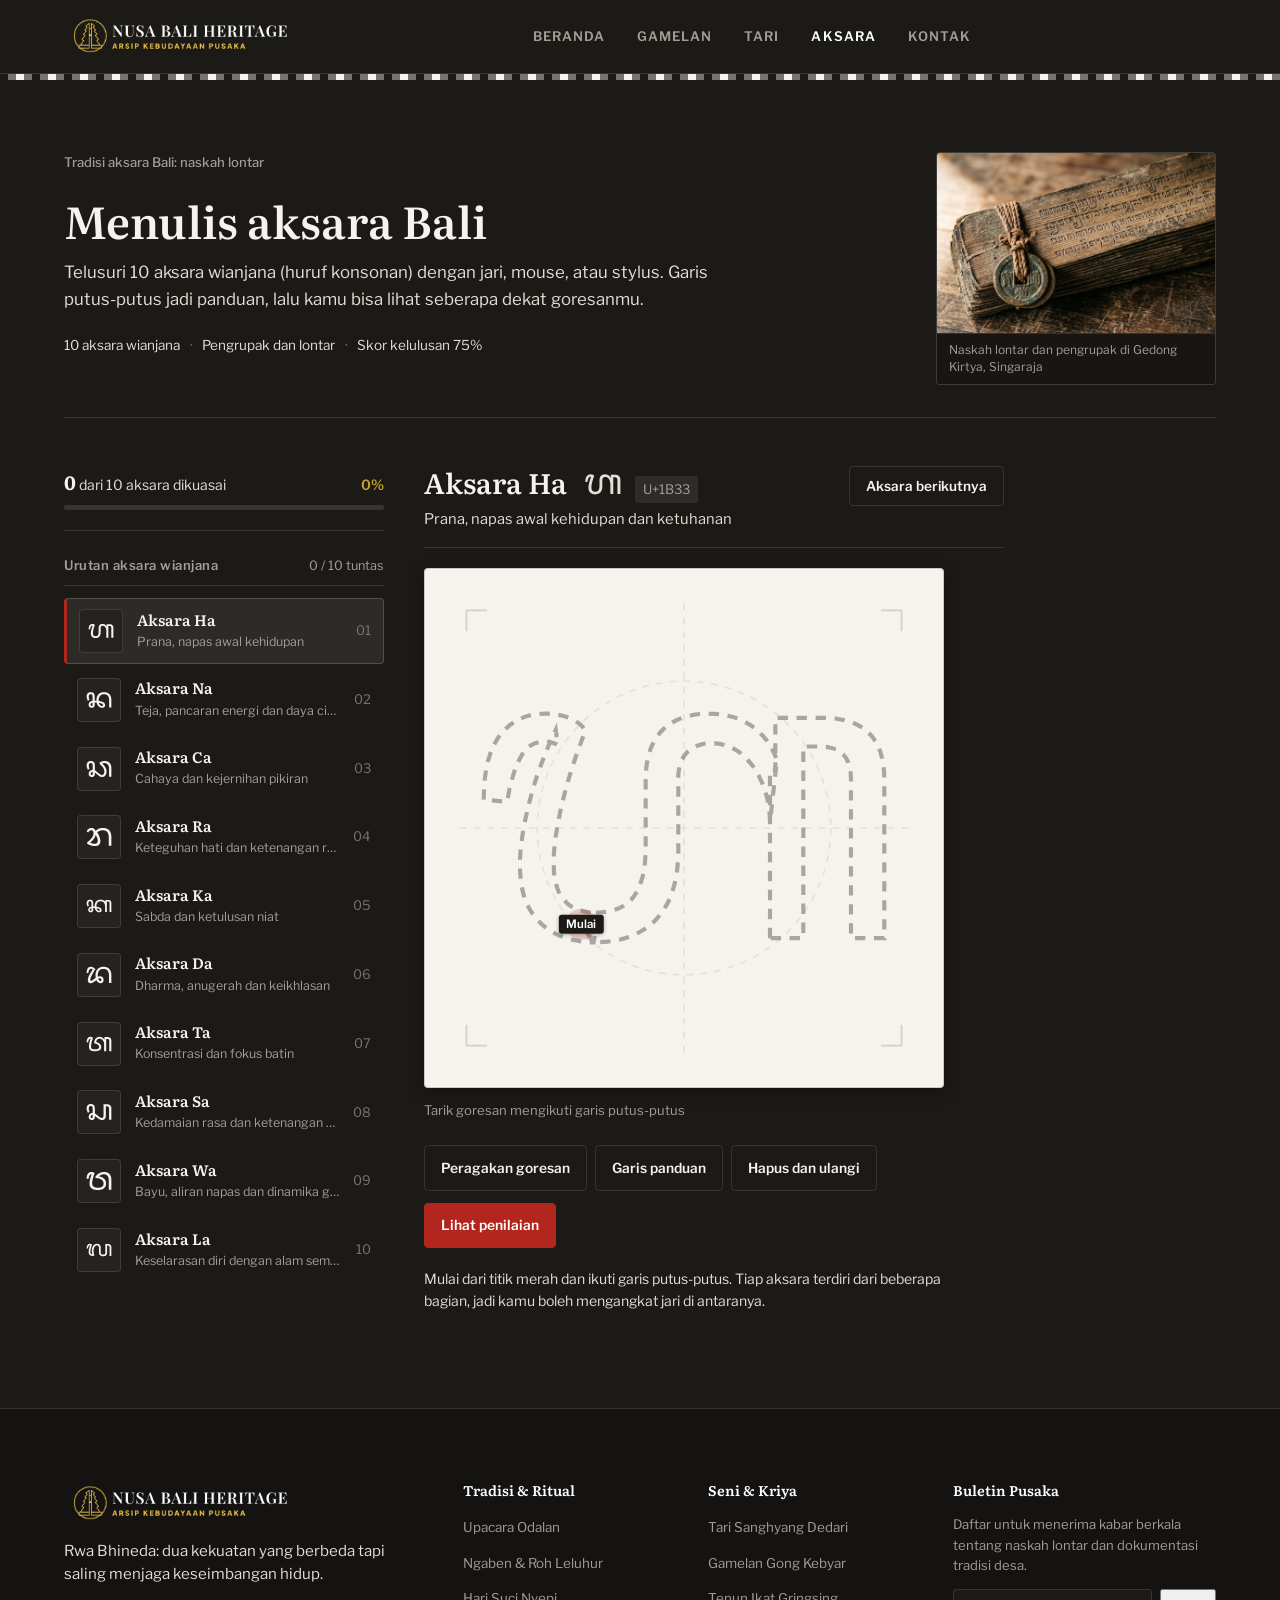
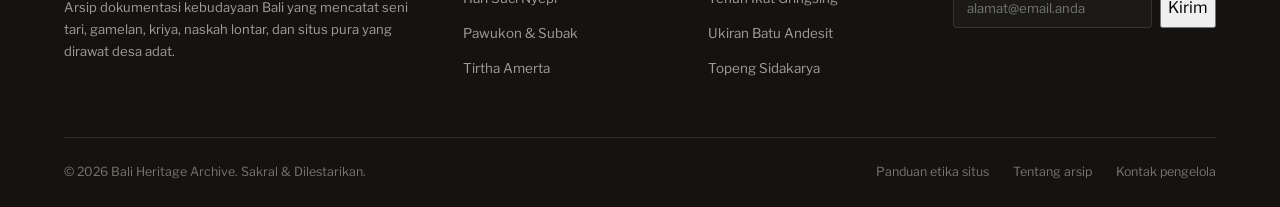
<file: aksara.html>
<!DOCTYPE html>
<html lang="id">

<head>
  <meta charset="UTF-8">
  <meta name="viewport" content="width=device-width, initial-scale=1.0">
  <title>Latihan menulis aksara Bali | Nusa Bali Heritage</title>
  <meta name="description"
    content="Latihan menulis 10 aksara wianjana Bali dengan jari atau mouse. Ikuti garis panduan, lalu lihat skor ketepatannya.">

  <link rel="preconnect" href="https://fonts.googleapis.com">
  <link rel="preconnect" href="https://fonts.gstatic.com" crossorigin>
  <link
    href="https://fonts.googleapis.com/css2?family=Libre+Franklin:wght@400;500;600&family=Literata:wght@600;700&family=Noto+Sans+Balinese&display=swap"
    rel="stylesheet">

  <link rel="stylesheet" href="assets/css/fonts.css">
  <link rel="stylesheet" href="assets/css/styles.css">
  <link rel="stylesheet" href="assets/css/aksara.css">
</head>

<body>

  <header class="site-header" id="siteHeader">
    <div class="container">
      <a href="index.html#beranda" class="brand">
        <img class="brand__logo-img" src="assets/images/logo/logo-tulisan.png"
          alt="Nusa Bali Heritage: Arsip Kebudayaan Pusaka">
      </a>

      <nav class="nav-links" aria-label="Navigasi utama">
        <a href="index.html#beranda">Beranda</a>
        <a href="gamelan.html">Gamelan</a>
        <a href="tari.html">Tari</a>
        <a href="aksara.html" aria-current="page">Aksara</a>
        <a href="#kontak">Kontak</a>
      </nav>

      <div class="nav-actions">
        <button class="nav-toggle" type="button" aria-label="Buka menu" id="navToggle" aria-expanded="false"
          aria-controls="mobileNav">
          <svg viewBox="0 0 24 24" fill="none" stroke="currentColor" stroke-width="1.8" aria-hidden="true">
            <path d="M4 7h16M4 12h16M4 17h16" />
          </svg>
        </button>
      </div>
    </div>

    <nav class="mobile-nav" id="mobileNav" aria-label="Navigasi mobile" hidden>
      <a href="index.html#beranda">Beranda</a>
      <a href="gamelan.html">Gamelan</a>
      <a href="tari.html">Tari</a>
      <a href="aksara.html" aria-current="page">Aksara</a>
      <a href="#kontak">Kontak</a>
    </nav>
  </header>

  <main>
    
    <hr class="poleng-divider" aria-hidden="true">

    <section class="section aksara-section" id="bahasa">
      <div class="container">
        
        <div class="aksara-head">
          <div class="aksara-head__main">
            <p class="eyebrow">Tradisi aksara Bali: naskah lontar</p>
            <h1 class="aksara-head__title">Menulis aksara Bali</h1>
            <p class="aksara-head__desc">
              Telusuri 10 aksara wianjana (huruf konsonan) dengan jari, mouse, atau stylus. Garis putus-putus jadi panduan, lalu kamu bisa lihat seberapa dekat goresanmu.
            </p>
            <div class="aksara-head__meta">
              <span class="aksara-head__tag">10 aksara wianjana</span>
              <span class="aksara-head__sep">·</span>
              <span class="aksara-head__tag">Pengrupak dan lontar</span>
              <span class="aksara-head__sep">·</span>
              <span class="aksara-head__tag">Skor kelulusan 75%</span>
            </div>
          </div>
          <figure class="aksara-head__photo media-frame">
            <img src="assets/images/aksara/lontar-kerti.jpg" alt="Naskah lontar dan pengrupak di Museum Gedong Kirtya">
            <figcaption class="aksara-head__caption">Naskah lontar dan pengrupak di Gedong Kirtya, Singaraja</figcaption>
          </figure>
        </div>

        <div class="aksara-layout">
          
          <aside class="aksara-sidebar">
            
            <div class="aksara-progress-bar-wrap">
              <div class="aksara-progress-row">
                <span class="aksara-progress-status">
                  <strong class="aksara-stat-num" id="aksaraMasteredCount">0</strong> dari 10 aksara dikuasai
                </span>
                <span class="aksara-progress-percent" id="aksaraProgressPercent">0%</span>
              </div>
              <div class="aksara-progress-bar" role="progressbar" aria-valuenow="0" aria-valuemin="0"
                aria-valuemax="100">
                <div class="aksara-progress-fill" id="aksaraProgressFill"></div>
              </div>
            </div>

            <div class="aksara-list-card">
              <div class="aksara-list-head">
                <h2 class="aksara-list-title">Urutan aksara wianjana</h2>
                <span class="aksara-list-kicker" id="aksaraHeaderProgress">0 / 10 tuntas</span>
              </div>

              <div class="aksara-list" id="aksaraList" role="tablist" aria-label="Daftar Aksara Wianjana">
              </div>
            </div>
          </aside>

          <div class="aksara-workspace">
            
            <div class="aksara-workspace__header">
              <div class="aksara-workspace__titles">
                <div class="aksara-workspace__title-row">
                  <h2 class="aksara-workspace__name" id="aksaraActiveName">Aksara Ha</h2>
                  <span class="aksara-workspace__glyph" id="aksaraActiveGlyph" aria-label="Aksara Bali">ᬳ</span>
                  <span class="aksara-workspace__unicode" id="aksaraActiveUnicode">U+1B33</span>
                </div>
                <p class="aksara-workspace__meaning" id="aksaraActiveMeaning">
                  Prana, napas awal kehidupan dan ketuhanan
                </p>
              </div>

              <div class="aksara-workspace__actions">
                <button type="button" class="btn btn--outline aksara-btn-next" id="aksaraBtnNext">
                  Aksara berikutnya
                </button>
              </div>
            </div>

            <div class="aksara-canvas-wrap" id="aksaraCanvasWrap">
              <canvas id="aksaraCanvas" class="aksara-canvas" aria-label="Kanvas penelusuran aksara"></canvas>

              <div class="aksara-start-dot" id="aksaraStartDot" aria-hidden="true">
                <span class="aksara-start-dot__pip"></span>
                <span class="aksara-start-dot__tag">Mulai</span>
              </div>
            </div>

            <p class="aksara-canvas-note">Tarik goresan mengikuti garis putus-putus</p>

            <div class="aksara-controls">
              <div class="aksara-controls__secondary">
                <button type="button" class="btn btn--outline aksara-btn aksara-btn--secondary" id="aksaraDemoBtn"
                  aria-label="Peragakan goresan pola aksara">
                  <svg viewBox="0 0 24 24" fill="currentColor" aria-hidden="true">
                    <polygon points="6 4 18 12 6 20 6 4" />
                  </svg>
                  Peragakan goresan
                </button>

                <button type="button" class="btn btn--outline aksara-btn aksara-btn--secondary" id="aksaraBtnGuide">
                  Garis panduan
                </button>

                <button type="button" class="btn btn--outline aksara-btn aksara-btn--secondary" id="aksaraBtnReset">
                  Hapus dan ulangi
                </button>
              </div>

              <div class="aksara-controls__primary">
                <button type="button" class="btn btn--fill aksara-btn aksara-btn--primary" id="aksaraBtnScore">
                  Lihat penilaian
                </button>
              </div>
            </div>

            <p class="aksara-hint-text">
              Mulai dari titik merah dan ikuti garis putus-putus. Tiap aksara terdiri dari beberapa bagian, jadi kamu boleh mengangkat jari di antaranya.
            </p>

            <div class="aksara-result-panel" id="aksaraResultPanel" hidden>
              <div class="aksara-result-head">
                <div class="aksara-result-score-block">
                  <span class="aksara-result-score" id="aksaraResultScore">0%</span>
                  <span class="aksara-result-kicker">Nilai ketepatan</span>
                </div>
                <div class="aksara-result-feedback">
                  <div class="aksara-result-label" id="aksaraResultLabel">Menghitung...</div>
                  <p class="aksara-result-desc" id="aksaraResultDesc">Analisis presisi tarikan garis aksara Bali.</p>
                </div>
                <button type="button" class="aksara-result-close" id="aksaraResultClose"
                  aria-label="Tutup hasil penilaian">Tutup</button>
              </div>

              <div class="aksara-result-metrics">
                <div class="aksara-metric-card">
                  <div class="aksara-metric-header">
                    <span class="aksara-metric-name">Kedekatan dengan garis</span>
                    <strong class="aksara-metric-val" id="aksaraPrecisionVal">0%</strong>
                  </div>
                  <div class="aksara-metric-bar">
                    <div class="aksara-metric-fill" id="aksaraPrecisionBar"></div>
                  </div>
                </div>

                <div class="aksara-metric-card">
                  <div class="aksara-metric-header">
                    <span class="aksara-metric-name">Kelengkapan bentuk</span>
                    <strong class="aksara-metric-val" id="aksaraCoverageVal">0%</strong>
                  </div>
                  <div class="aksara-metric-bar">
                    <div class="aksara-metric-fill" id="aksaraCoverageBar"></div>
                  </div>
                </div>
              </div>

              <p class="aksara-legend-text">
                Hijau: dekat dengan garis. Kuning: agak jauh. Merah: jauh dari garis.
              </p>

              <div class="aksara-result-status" id="aksaraResultStatus"></div>
            </div>
          </div>
        </div>
      </div>
    </section>
  </main>

  <footer class="site-footer" id="kontak">
    <div class="container">
      <div class="footer-top">
        <div class="footer-brand">
          <a href="index.html#beranda" class="brand">
            <img class="brand__mark" src="assets/images/logo/logo-tulisan.png" alt="Lambang Nusa Bali Heritage">
          </a>
          <p class="footer-tagline">Rwa Bhineda: dua kekuatan yang berbeda tapi saling menjaga keseimbangan hidup.</p>
          <p class="footer-desc">Arsip dokumentasi kebudayaan Bali yang mencatat seni tari, gamelan, kriya, naskah lontar, dan situs pura yang dirawat desa adat.</p>
        </div>

        <div class="footer-col">
          <h4>Tradisi &amp; Ritual</h4>
          <ul>
            <li><a href="index.html#filosofi">Upacara Odalan</a></li>
            <li><a href="index.html#filosofi">Ngaben &amp; Roh Leluhur</a></li>
            <li><a href="index.html#filosofi">Hari Suci Nyepi</a></li>
            <li><a href="index.html#situs-budaya">Pawukon &amp; Subak</a></li>
            <li><a href="index.html#situs-budaya">Tirtha Amerta</a></li>
          </ul>
        </div>

        <div class="footer-col">
          <h4>Seni &amp; Kriya</h4>
          <ul>
            <li><a href="index.html#tarian">Tari Sanghyang Dedari</a></li>
            <li><a href="index.html#galeri">Gamelan Gong Kebyar</a></li>
            <li><a href="index.html#kerajinan">Tenun Ikat Gringsing</a></li>
            <li><a href="index.html#kerajinan">Ukiran Batu Andesit</a></li>
            <li><a href="index.html#tarian">Topeng Sidakarya</a></li>
          </ul>
        </div>

        <div class="footer-col">
          <h4>Buletin Pusaka</h4>
          <p class="newsletter-text">Daftar untuk menerima kabar berkala tentang naskah lontar dan dokumentasi tradisi desa.</p>
          <form class="newsletter-form" id="newsletterForm">
            <label for="newsletterEmail" class="visually-hidden">Alamat email</label>
            <input type="email" id="newsletterEmail" name="email" placeholder="alamat@email.anda" required>
            <button type="submit">Kirim</button>
          </form>
          <p class="newsletter-note" id="newsletterNote"></p>
        </div>
      </div>

      <div class="footer-bottom">
        <p>© <span id="footerYear">2026</span> Bali Heritage Archive. Sakral &amp; Dilestarikan.</p>
        <nav aria-label="Tautan legal">
          <a href="index.html#filosofi">Panduan etika situs</a>
          <a href="index.html#beranda">Tentang arsip</a>
          <a href="index.html#kontak">Kontak pengelola</a>
        </nav>
      </div>
    </div>
  </footer>

  <script src="assets/js/main.js"></script>
  <script src="assets/js/animate.js" defer></script>
  <script src="assets/js/aksara-data.js"></script>
  <script src="assets/js/aksara.js"></script>
  <script src="assets/js/splash.js" defer></script>
</body>

</html>
</file>
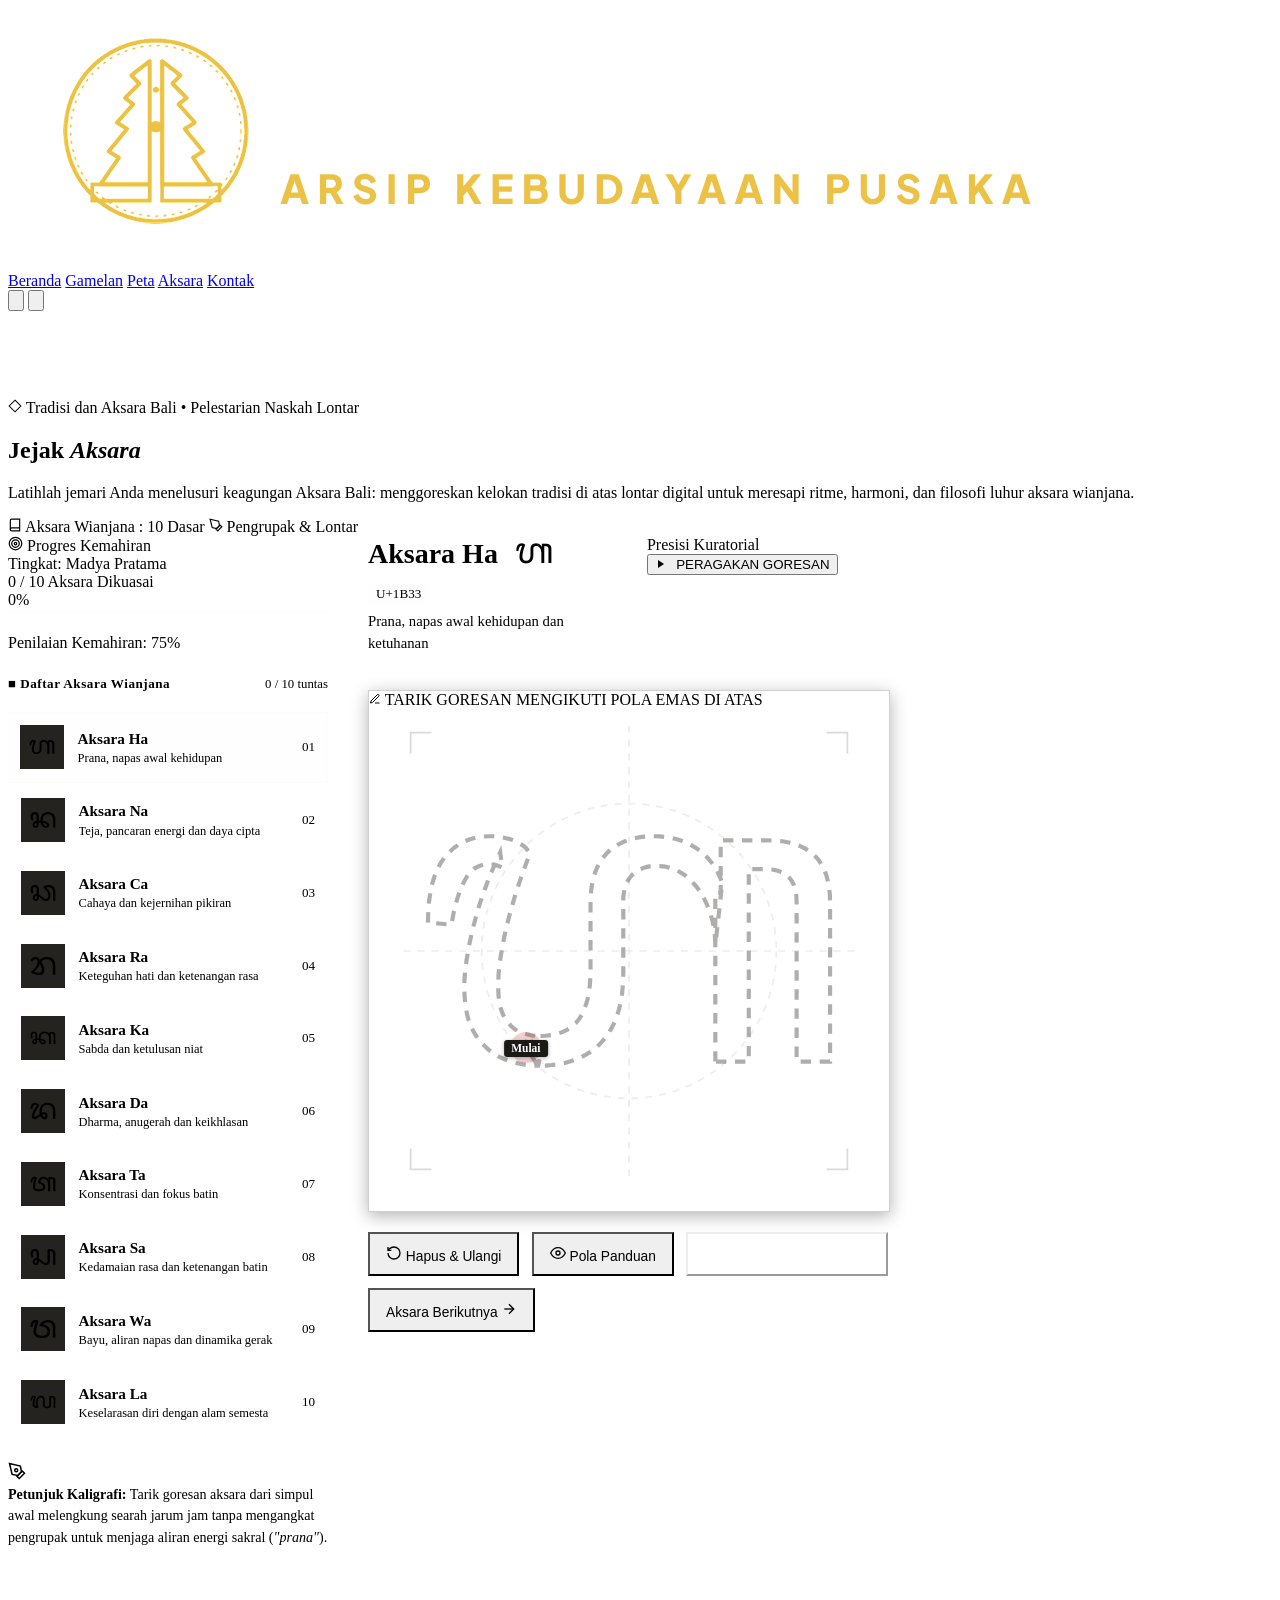
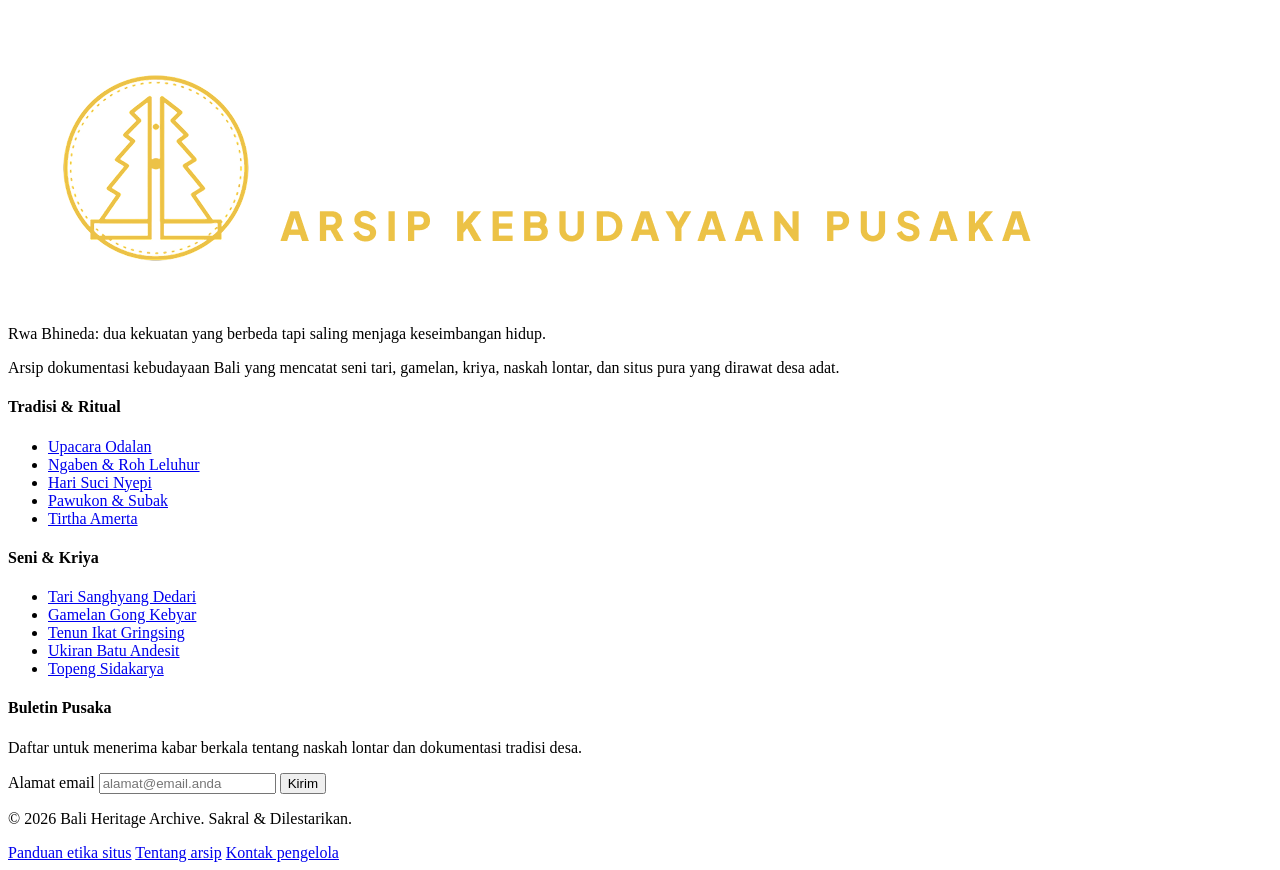
<file: aksara.orig.html>
<!DOCTYPE html>
<html lang="id">

<head>
  <meta charset="UTF-8">
  <meta name="viewport" content="width=device-width, initial-scale=1.0">
  <title>Jejak Aksara Bali: Warisan Kaligrafi Tradisi | Nusa Bali Heritage</title>
  <meta name="description"
    content="Kaligrafi tradisi Aksara Bali interaktif: latih jemari menelusuri kelokan aksara wianjana di atas lontar digital dengan panduan cermat dan penilaian presisi.">

  <link rel="preconnect" href="https://fonts.googleapis.com">
  <link rel="preconnect" href="https://fonts.gstatic.com" crossorigin>
  <link
    href="https://fonts.googleapis.com/css2?family=Libre+Franklin:wght@400;500;600&family=Literata:wght@600;700&family=Noto+Sans+Balinese&display=swap"
    rel="stylesheet">

  <link rel="stylesheet" href="assets/css/fonts.css">
  <link rel="stylesheet" href="assets/css/aksara.css">
</head>

<body>

  <header class="site-header" id="siteHeader">
    <div class="container">
      <a href="index.html#beranda" class="brand">
        <img class="brand__logo-img" src="assets/images/logo/logo-tulisan.png"
          alt="Nusa Bali Heritage: Arsip Kebudayaan Pusaka">
      </a>

      <nav class="nav-links" aria-label="Navigasi utama">
        <a href="index.html#beranda">Beranda</a>
        <a href="gamelan.html">Gamelan</a>
        <a href="peta.html">Peta</a>
        <a href="aksara.html" aria-current="page">Aksara</a>
        <a href="#kontak">Kontak</a>
      </nav>

      <div class="nav-actions">
        <button class="nav-account-btn" type="button" id="userAccountBtn" aria-label="Akun pengguna">
          <svg viewBox="0 0 24 24" fill="none" stroke="currentColor" stroke-width="1.8" aria-hidden="true">
            <circle cx="12" cy="8" r="3.6" />
            <path d="M5.5 19.5c0-3.6 2.9-6.5 6.5-6.5s6.5 2.9 6.5 6.5" stroke-linecap="round" />
          </svg>
        </button>
        <button class="nav-toggle" type="button" aria-label="Buka menu" id="navToggle" aria-expanded="false"
          aria-controls="mobileNav">
          <svg viewBox="0 0 24 24" fill="none" stroke="currentColor" stroke-width="1.8">
            <path d="M4 7h16M4 12h16M4 17h16" />
          </svg>
        </button>
      </div>
    </div>

    <nav class="mobile-nav" id="mobileNav" aria-label="Navigasi mobile" hidden>
      <a href="index.html#beranda">Beranda</a>
      <a href="gamelan.html">Gamelan</a>
      <a href="peta.html">Peta</a>
      <a href="aksara.html" aria-current="page">Aksara</a>
      <a href="#kontak">Kontak</a>
    </nav>
  </header>

  <main>
    
    <section class="section aksara-section" id="bahasa">
      <div class="container">
        <div class="section-head aksara-section-head">
          <div class="aksara-head-text">
            <p class="eyebrow">
              <svg width="14" height="14"  viewBox="0 0 24 24" fill="none" stroke="currentColor" stroke-width="1.8" aria-hidden="true">
                <polygon points="12 2 22 12 12 22 2 12 12 2" />
              </svg>
              Tradisi dan Aksara Bali • Pelestarian Naskah Lontar
            </p>
            <h1 class="section-heading">
              <span>Jejak <i class="accent-italic">Aksara</i></span>
            </h1>
            <p class="section-desc">
              Latihlah jemari Anda menelusuri keagungan Aksara Bali: menggoreskan kelokan tradisi di atas lontar digital untuk meresapi ritme, harmoni, dan filosofi luhur aksara wianjana.
            </p>
          </div>
          <div class="aksara-tags-wrap" aria-label="Kategori Pelestarian">
            <span class="aksara-tag">
              <svg width="14" height="14"  viewBox="0 0 24 24" fill="none" stroke="currentColor" stroke-width="2" class="aksara-tag-icon">
                <path d="M4 19.5A2.5 2.5 0 0 1 6.5 17H20" />
                <path d="M6.5 2H20v20H6.5A2.5 2.5 0 0 1 4 19.5v-15A2.5 2.5 0 0 1 6.5 2z" />
              </svg>
              Aksara Wianjana : 10 Dasar
            </span>
            <span class="aksara-tag">
              <svg width="14" height="14"  viewBox="0 0 24 24" fill="none" stroke="currentColor" stroke-width="2" class="aksara-tag-icon">
                <path d="M12 19l7-7 3 3-7 7-3-3z" />
                <path d="M18 13l-1.5-7.5L2 2l3.5 14.5L13 18l5-5z" />
              </svg>
              Pengrupak &amp; Lontar
            </span>
          </div>
        </div>

        <div class="aksara-layout">
          
          <aside class="aksara-sidebar">
            
            <div class="aksara-progress-card">
              <div class="aksara-progress-header">
                <div class="aksara-progress-label">
                  <svg width="15" height="15"  viewBox="0 0 24 24" fill="none" stroke="currentColor" stroke-width="2"
                    class="aksara-icon-target">
                    <circle cx="12" cy="12" r="10" />
                    <circle cx="12" cy="12" r="6" />
                    <circle cx="12" cy="12" r="2" />
                  </svg>
                  <span>Progres Kemahiran</span>
                </div>
                <span class="aksara-rank-badge">Tingkat: Madya Pratama</span>
              </div>

              <div class="aksara-stat-row">
                <div class="aksara-stat-main">
                  <span class="aksara-stat-num" id="aksaraMasteredCount">0</span>
                  <span class="aksara-stat-denom">/ 10</span>
                  <span class="aksara-stat-label">Aksara Dikuasai</span>
                </div>
                <div class="aksara-stat-percent" id="aksaraProgressPercent">0%</div>
              </div>

              <div class="aksara-progress-bar-wrap">
                <div class="aksara-progress-bar" role="progressbar" aria-valuenow="0" aria-valuemin="0"
                  aria-valuemax="100">
                  <div class="aksara-progress-fill" id="aksaraProgressFill" style="width: 0%;"></div>
                </div>
              </div>

              <div class="aksara-progress-sub">
                <span class="aksara-threshold">Penilaian Kemahiran: 75%</span>
              </div>
            </div>

            <div class="aksara-list-card">
              <div class="aksara-list-head">
                <div class="aksara-list-title">
                  <span class="aksara-square-bullet">■</span>
                  Daftar Aksara Wianjana
                </div>
                <span class="aksara-list-kicker" id="aksaraHeaderProgress">0 / 10 Pratama</span>
              </div>

              <div class="aksara-list" id="aksaraList" role="tablist" aria-label="Daftar Aksara Wianjana">
              </div>
            </div>

            <div class="aksara-hint-card">
              <div class="aksara-hint-icon-box">
                <svg width="18" height="18" viewBox="0 0 24 24" fill="none" stroke="currentColor" stroke-width="2">
                  <path d="M12 19l7-7 3 3-7 7-3-3z" />
                  <path d="M18 13l-1.5-7.5L2 2l3.5 14.5L13 18l5-5z" />
                  <circle cx="11" cy="11" r="2" />
                </svg>
              </div>
              <p class="aksara-hint-text">
                <strong>Petunjuk Kaligrafi:</strong> Tarik goresan aksara dari simpul awal melengkung searah jarum jam
                tanpa mengangkat pengrupak untuk menjaga aliran energi sakral (<em>"prana"</em>).
              </p>
            </div>
          </aside>

          <div class="aksara-workspace">
            <div class="aksara-workspace__header">
              <div class="aksara-workspace__meta">
                <div class="aksara-workspace__bar" aria-hidden="true"></div>
                <div class="aksara-workspace__titles">
                  <div class="aksara-workspace__title-row">
                    <h2 class="aksara-workspace__name" id="aksaraActiveName">Aksara Ha</h2>
                    <span class="aksara-workspace__glyph" id="aksaraActiveGlyph" aria-label="Aksara Bali">ᬳ</span>
                    <span class="aksara-workspace__unicode" id="aksaraActiveUnicode">U+1B33</span>
                  </div>
                  <p class="aksara-workspace__meaning" id="aksaraActiveMeaning">
                    Simbol Prana • Nafas Mula Kehidupan &amp; Hyang Widhi
                  </p>
                </div>
              </div>

              <div class="aksara-workspace__actions">
                <span class="aksara-badge-curatorial">
                  <span class="aksara-badge-dot"></span>
                  Presisi Kuratorial
                </span>
                <button type="button" class="aksara-demo-btn" id="aksaraDemoBtn"
                  aria-label="Peragakan goresan pola aksara">
                  <svg width="12" height="12" viewBox="0 0 24 24" fill="currentColor">
                    <polygon points="6 4 18 12 6 20 6 4" />
                  </svg>
                  PERAGAKAN GORESAN
                </button>
              </div>
            </div>

            <div class="aksara-canvas-wrap" id="aksaraCanvasWrap">
              
              <div class="aksara-canvas-guides" aria-hidden="true">
                <div class="aksara-guide-line aksara-guide-line--h"></div>
                <div class="aksara-guide-line aksara-guide-line--v"></div>
                <div class="aksara-guide-circle"></div>
              </div>

              <canvas id="aksaraCanvas" class="aksara-canvas" touch-action="none"
                aria-label="Kanvas penelusuran aksara"></canvas>

              <div class="aksara-start-dot" id="aksaraStartDot" aria-hidden="true">
                <span class="aksara-start-dot__pulse"></span>
                <span class="aksara-start-dot__pip"></span>
                <span class="aksara-start-dot__tag">Mulai</span>
              </div>

              <div class="aksara-canvas-pill" aria-hidden="true">
                <svg width="12" height="12" viewBox="0 0 24 24" fill="none" stroke="currentColor" stroke-width="2">
                  <path d="M12 20h9" />
                  <path d="M16.5 3.5a2.121 2.121 0 0 1 3 3L7 19l-4 1 1-4L16.5 3.5z" />
                </svg>
                <span>TARIK GORESAN MENGIKUTI POLA EMAS DI ATAS</span>
              </div>
            </div>

            <div class="aksara-controls">
              <button type="button" class="btn btn--outline aksara-btn" id="aksaraBtnReset">
                <svg width="16" height="16" viewBox="0 0 24 24" fill="none" stroke="currentColor" stroke-width="2">
                  <path d="M3 12a9 9 0 1 0 9-9 9.75 9.75 0 0 0-6.74 2.74L3 8" />
                  <path d="M3 3v5h5" />
                </svg>
                Hapus &amp; Ulangi
              </button>

              <button type="button" class="btn btn--outline aksara-btn" id="aksaraBtnGuide">
                <svg width="16" height="16" viewBox="0 0 24 24" fill="none" stroke="currentColor" stroke-width="2">
                  <path d="M1 12s4-8 11-8 11 8 11 8-4 8-11 8-11-8-11-8z" />
                  <circle cx="12" cy="12" r="3" />
                </svg>
                Pola Panduan
              </button>

              <button type="button" class="btn btn--fill aksara-btn aksara-btn--primary" id="aksaraBtnScore">
                <svg width="16" height="16" viewBox="0 0 24 24" fill="none" stroke="currentColor" stroke-width="2">
                  <polyline points="9 11 12 14 22 4" />
                  <path d="M21 12v7a2 2 0 0 1-2 2H5a2 2 0 0 1-2-2V5a2 2 0 0 1 2-2h11" />
                </svg>
                Lihat Penilaian Presisi
              </button>

              <button type="button" class="btn btn--gold aksara-btn" id="aksaraBtnNext">
                Aksara Berikutnya
                <svg width="16" height="16" viewBox="0 0 24 24" fill="none" stroke="currentColor" stroke-width="2">
                  <line x1="5" y1="12" x2="19" y2="12" />
                  <polyline points="12 5 19 12 12 19" />
                </svg>
              </button>
            </div>

            <div class="aksara-result-panel" id="aksaraResultPanel" hidden>
              <div class="aksara-result-head">
                <div class="aksara-result-score-block">
                  <span class="aksara-result-score" id="aksaraResultScore">--%</span>
                  <span class="aksara-result-kicker">Skor Presisi Goresan</span>
                </div>
                <div class="aksara-result-feedback">
                  <div class="aksara-result-label" id="aksaraResultLabel">Menghitung...</div>
                  <p class="aksara-result-desc" id="aksaraResultDesc">Analisis presisi tarikan garis aksara Bali.</p>
                </div>
                <button type="button" class="aksara-result-close" id="aksaraResultClose"
                  aria-label="Tutup hasil penilaian">✕</button>
              </div>

              <div class="aksara-result-metrics">
                <div class="aksara-metric-card">
                  <div class="aksara-metric-header">
                    <span class="aksara-metric-name">Presisi Kelurusan Garis</span>
                    <strong class="aksara-metric-val" id="aksaraPrecisionVal">0%</strong>
                  </div>
                  <div class="aksara-metric-bar">
                    <div class="aksara-metric-fill" id="aksaraPrecisionBar" style="width: 0%;"></div>
                  </div>
                </div>

                <div class="aksara-metric-card">
                  <div class="aksara-metric-header">
                    <span class="aksara-metric-name">Kelengkapan Kontur (Coverage)</span>
                    <strong class="aksara-metric-val" id="aksaraCoverageVal">0%</strong>
                  </div>
                  <div class="aksara-metric-bar">
                    <div class="aksara-metric-fill" id="aksaraCoverageBar" style="width: 0%;"></div>
                  </div>
                </div>
              </div>

              <div class="aksara-result-status" id="aksaraResultStatus"></div>
            </div>
          </div>
        </div>
      </div>
    </section>
  </main>

  <footer class="site-footer" id="kontak">
    <div class="container">
      <div class="footer-top">
        <div class="footer-brand">
          <a href="index.html#beranda" class="brand">
            <img class="brand__mark" src="assets/images/logo/logo-tulisan.png" alt="Lambang Nusa Bali Heritage">
          </a>
          <p class="footer-tagline">Rwa Bhineda: dua kekuatan yang berbeda tapi saling menjaga keseimbangan hidup.</p>
          <p class="footer-desc">Arsip dokumentasi kebudayaan Bali yang mencatat seni tari, gamelan, kriya, naskah lontar, dan situs pura yang dirawat desa adat.</p>
        </div>

        <div class="footer-col">
          <h4>Tradisi &amp; Ritual</h4>
          <ul>
            <li><a href="index.html#filosofi">Upacara Odalan</a></li>
            <li><a href="index.html#filosofi">Ngaben &amp; Roh Leluhur</a></li>
            <li><a href="index.html#filosofi">Hari Suci Nyepi</a></li>
            <li><a href="index.html#situs-budaya">Pawukon &amp; Subak</a></li>
            <li><a href="index.html#situs-budaya">Tirtha Amerta</a></li>
          </ul>
        </div>

        <div class="footer-col">
          <h4>Seni &amp; Kriya</h4>
          <ul>
            <li><a href="index.html#tarian">Tari Sanghyang Dedari</a></li>
            <li><a href="index.html#galeri">Gamelan Gong Kebyar</a></li>
            <li><a href="index.html#kerajinan">Tenun Ikat Gringsing</a></li>
            <li><a href="index.html#kerajinan">Ukiran Batu Andesit</a></li>
            <li><a href="index.html#tarian">Topeng Sidakarya</a></li>
          </ul>
        </div>

        <div class="footer-col">
          <h4>Buletin Pusaka</h4>
          <p class="newsletter-text">Daftar untuk menerima kabar berkala tentang naskah lontar dan dokumentasi tradisi desa.</p>
          <form class="newsletter-form" id="newsletterForm">
            <label for="newsletterEmail" class="visually-hidden">Alamat email</label>
            <input type="email" id="newsletterEmail" name="email" placeholder="alamat@email.anda" required>
            <button type="submit">Kirim</button>
          </form>
          <p class="newsletter-note" id="newsletterNote"></p>
        </div>
      </div>

      <div class="footer-bottom">
        <p>© <span id="footerYear">2026</span> Bali Heritage Archive. Sakral &amp; Dilestarikan.</p>
        <nav aria-label="Tautan legal">
          <a href="index.html#filosofi">Panduan etika situs</a>
          <a href="index.html#beranda">Tentang arsip</a>
          <a href="index.html#kontak">Kontak pengelola</a>
        </nav>
      </div>
    </div>
  </footer>

  <script src="assets/js/main.js"></script>
  <script src="assets/js/animate.js" defer></script>
  <script src="assets/js/aksara-data.js"></script>
  <script src="assets/js/aksara.js"></script>
  <script src="assets/js/splash.js" defer></script>
</body>

</html>
</file>
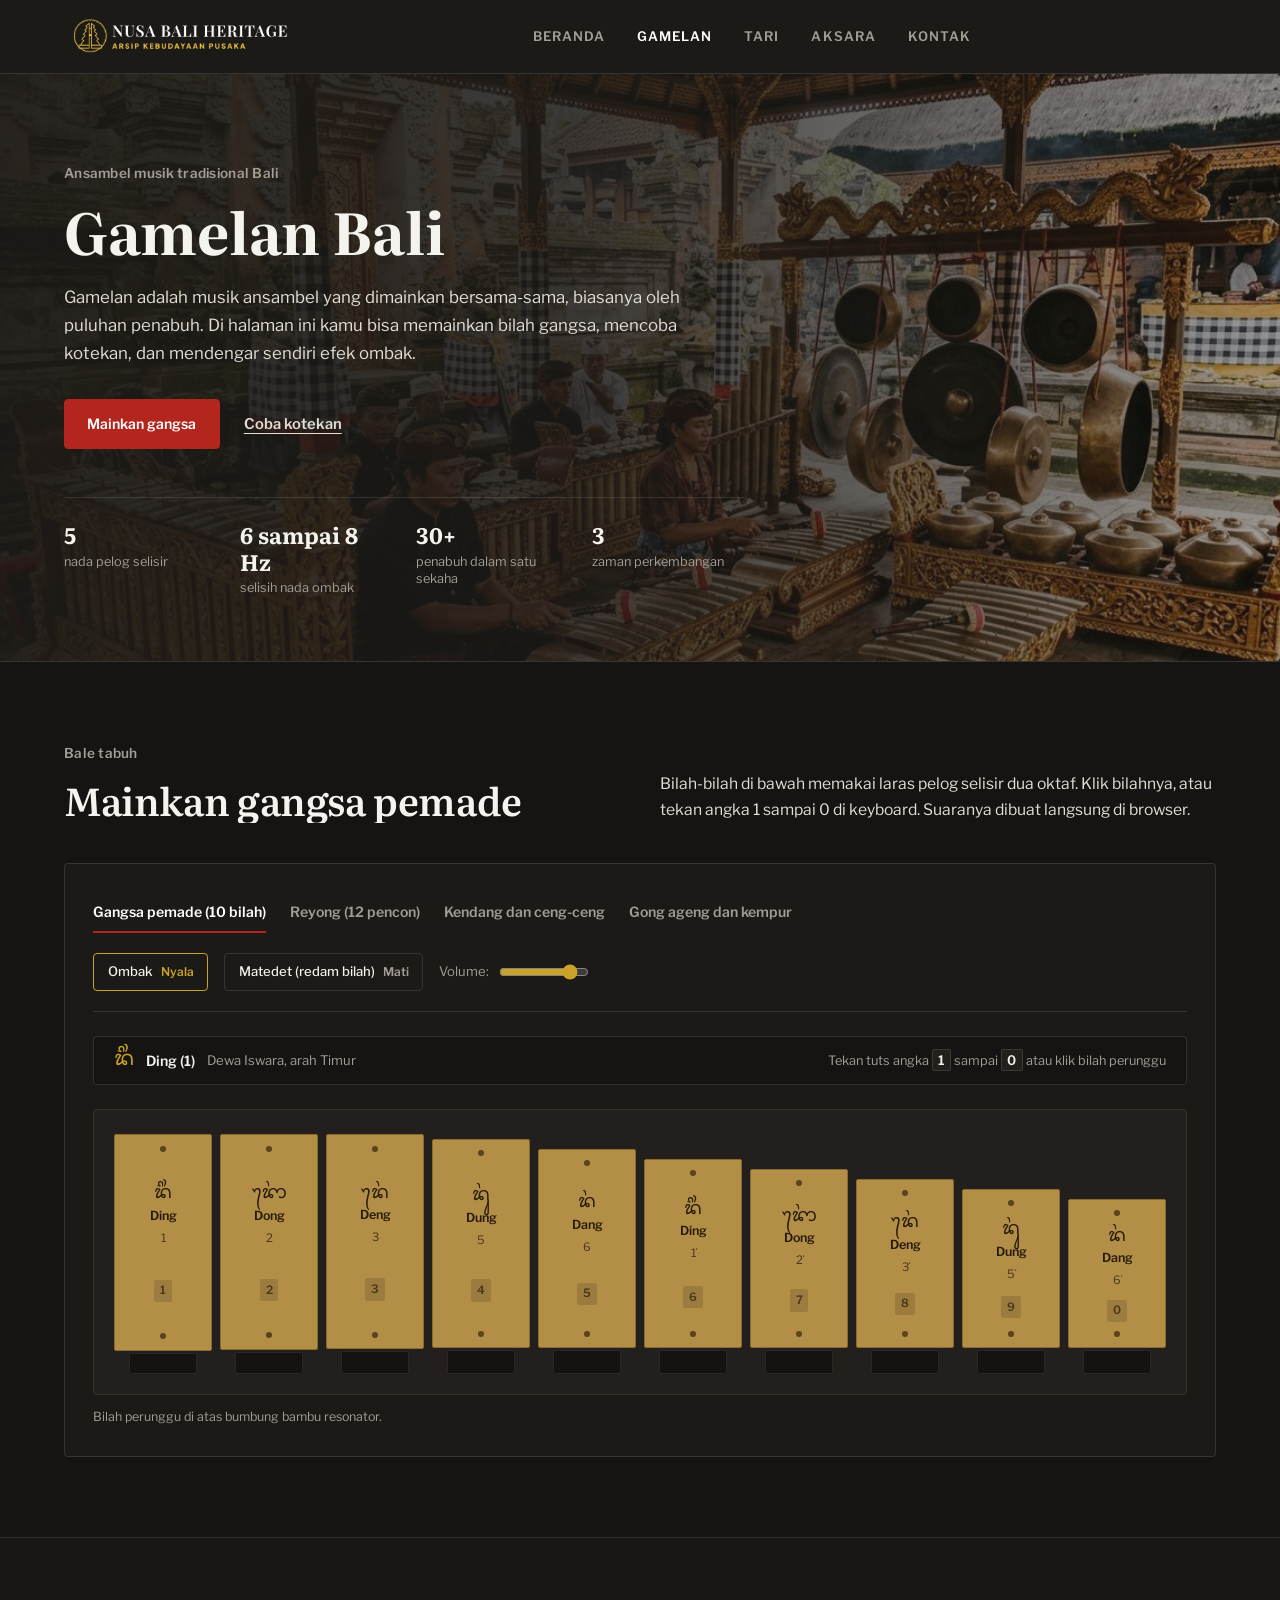
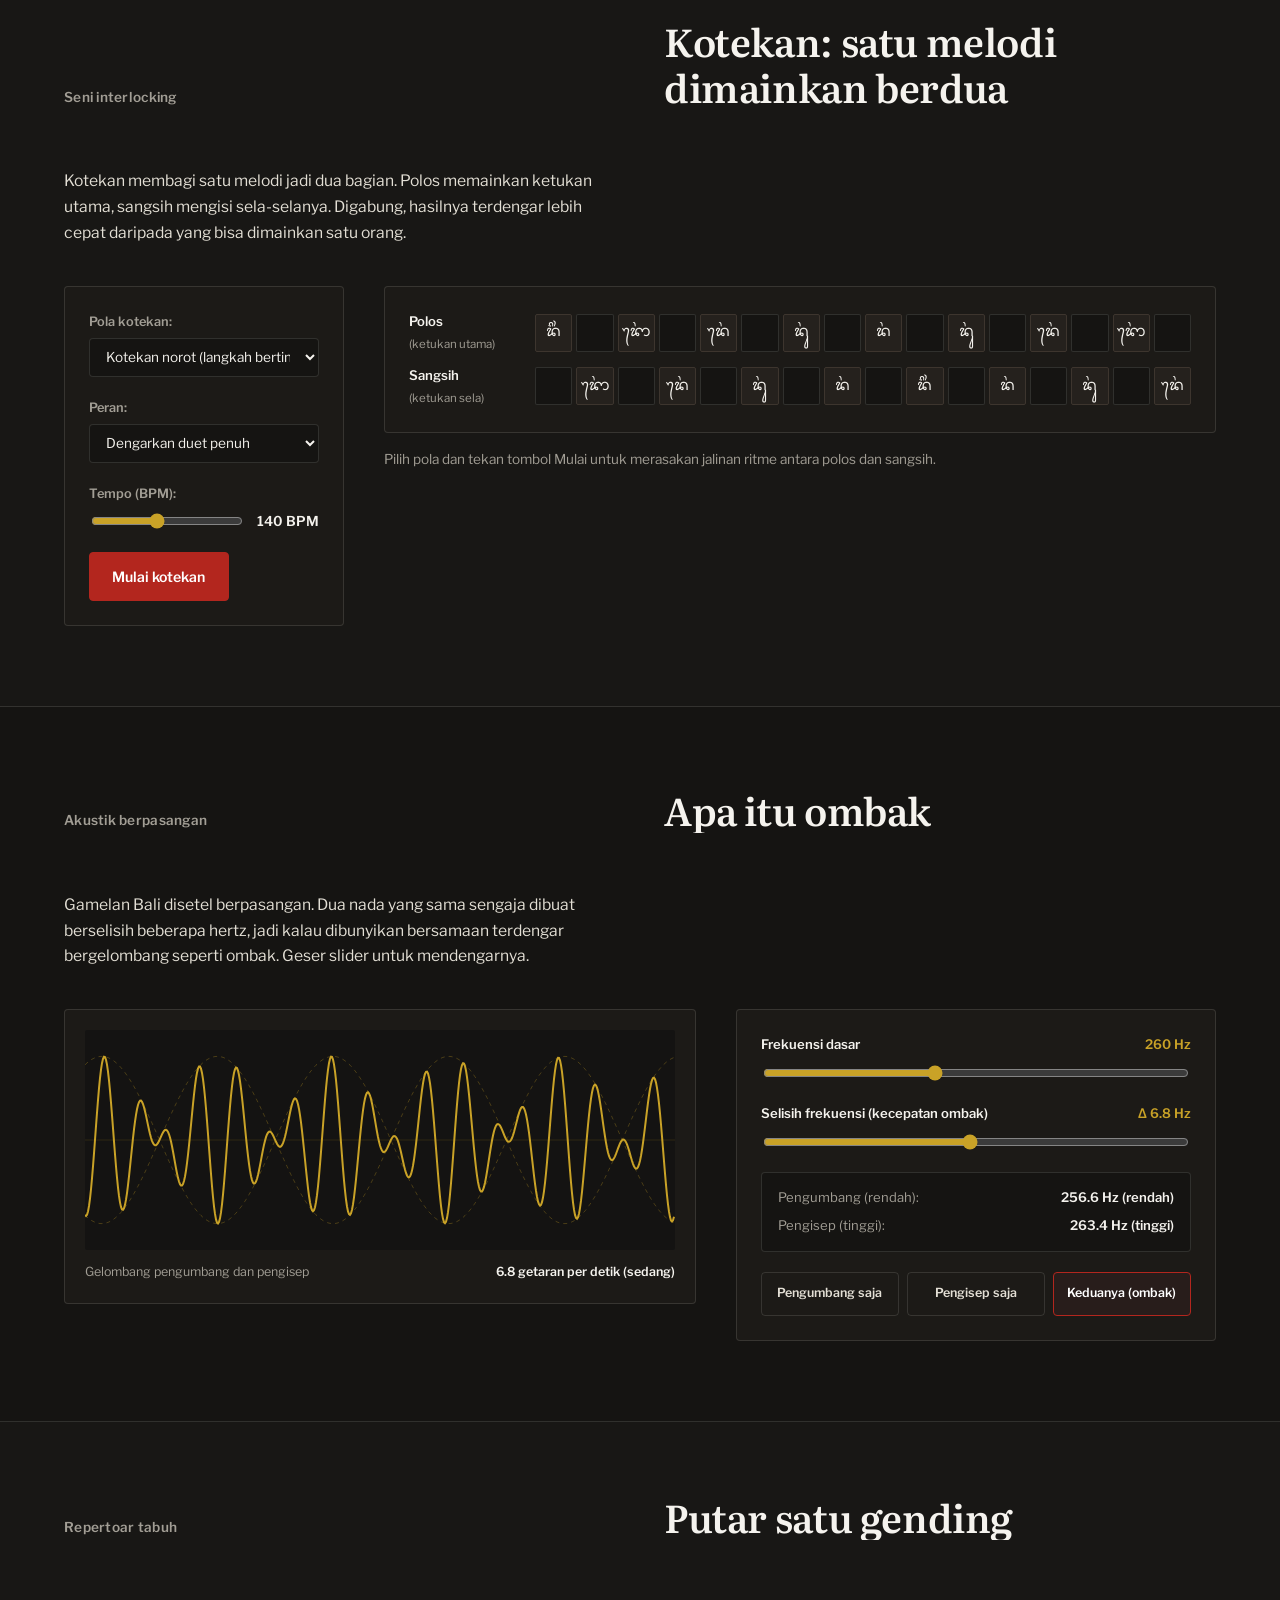
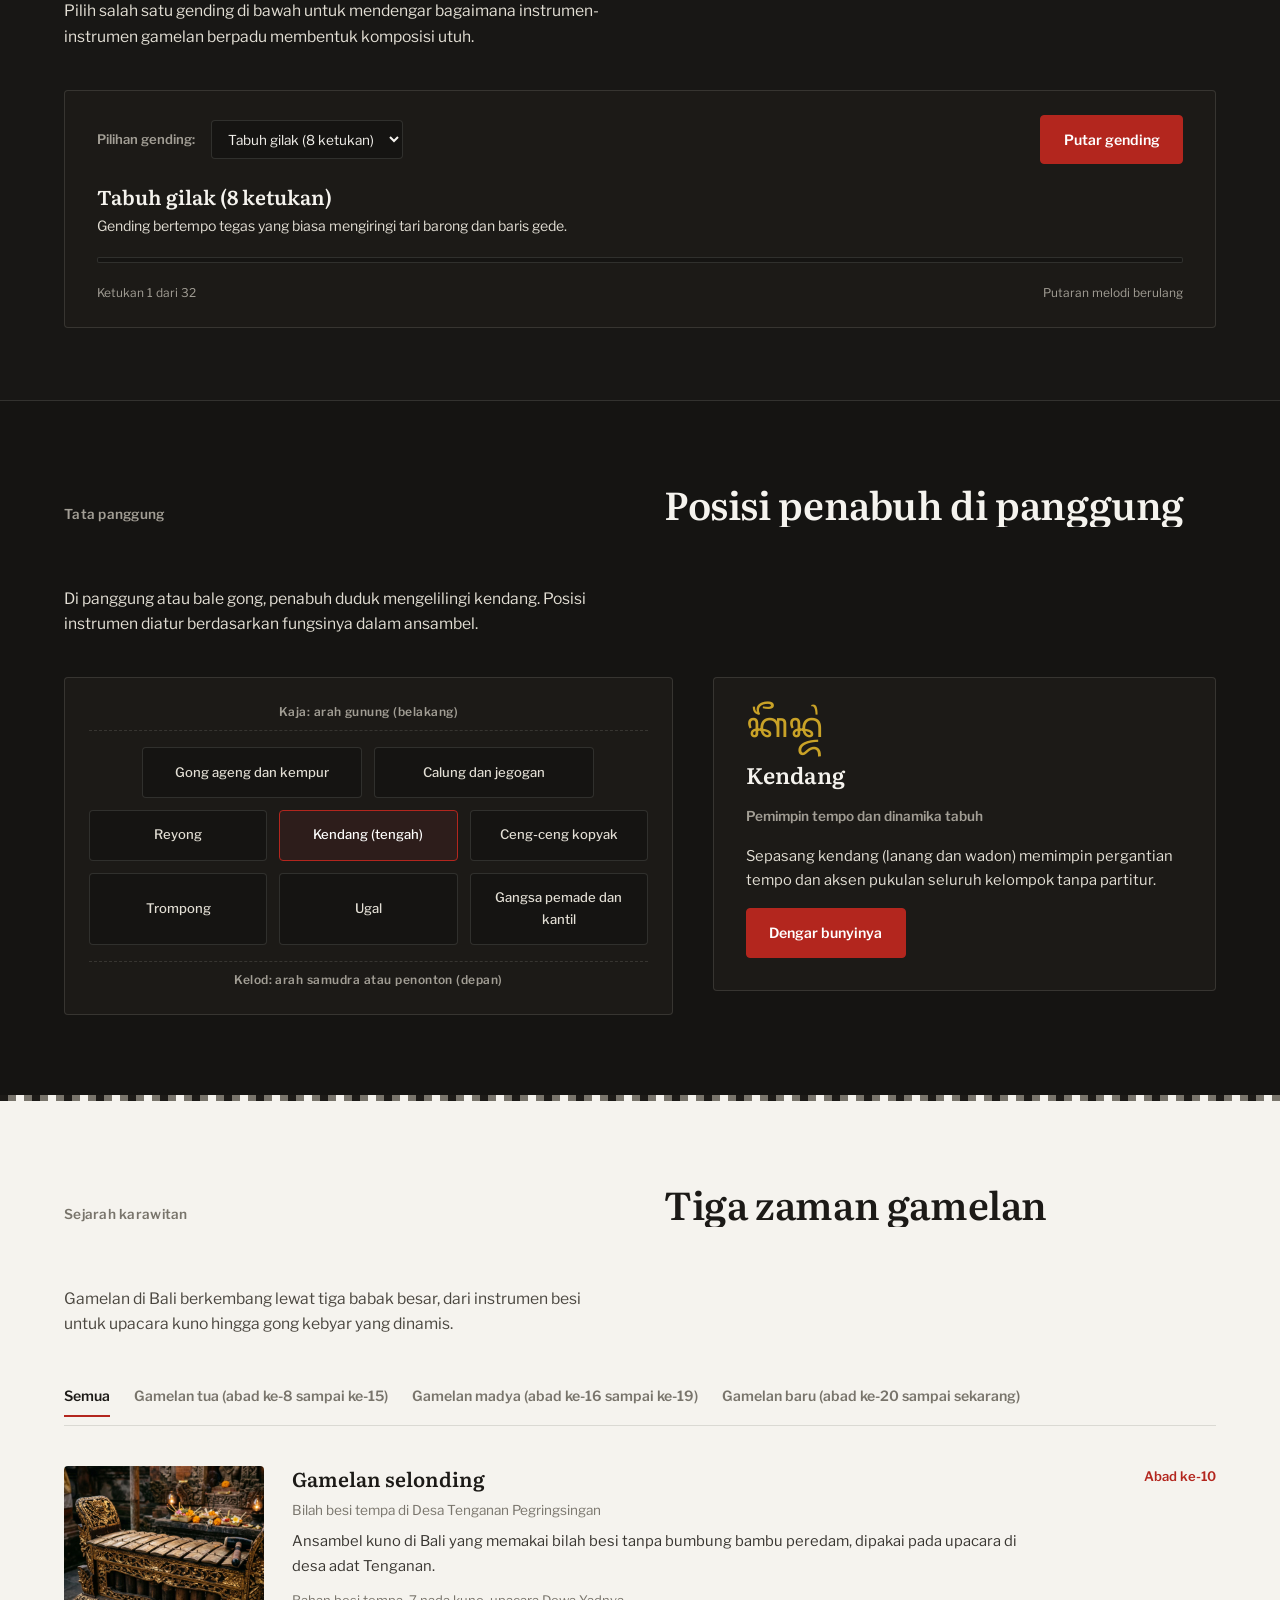
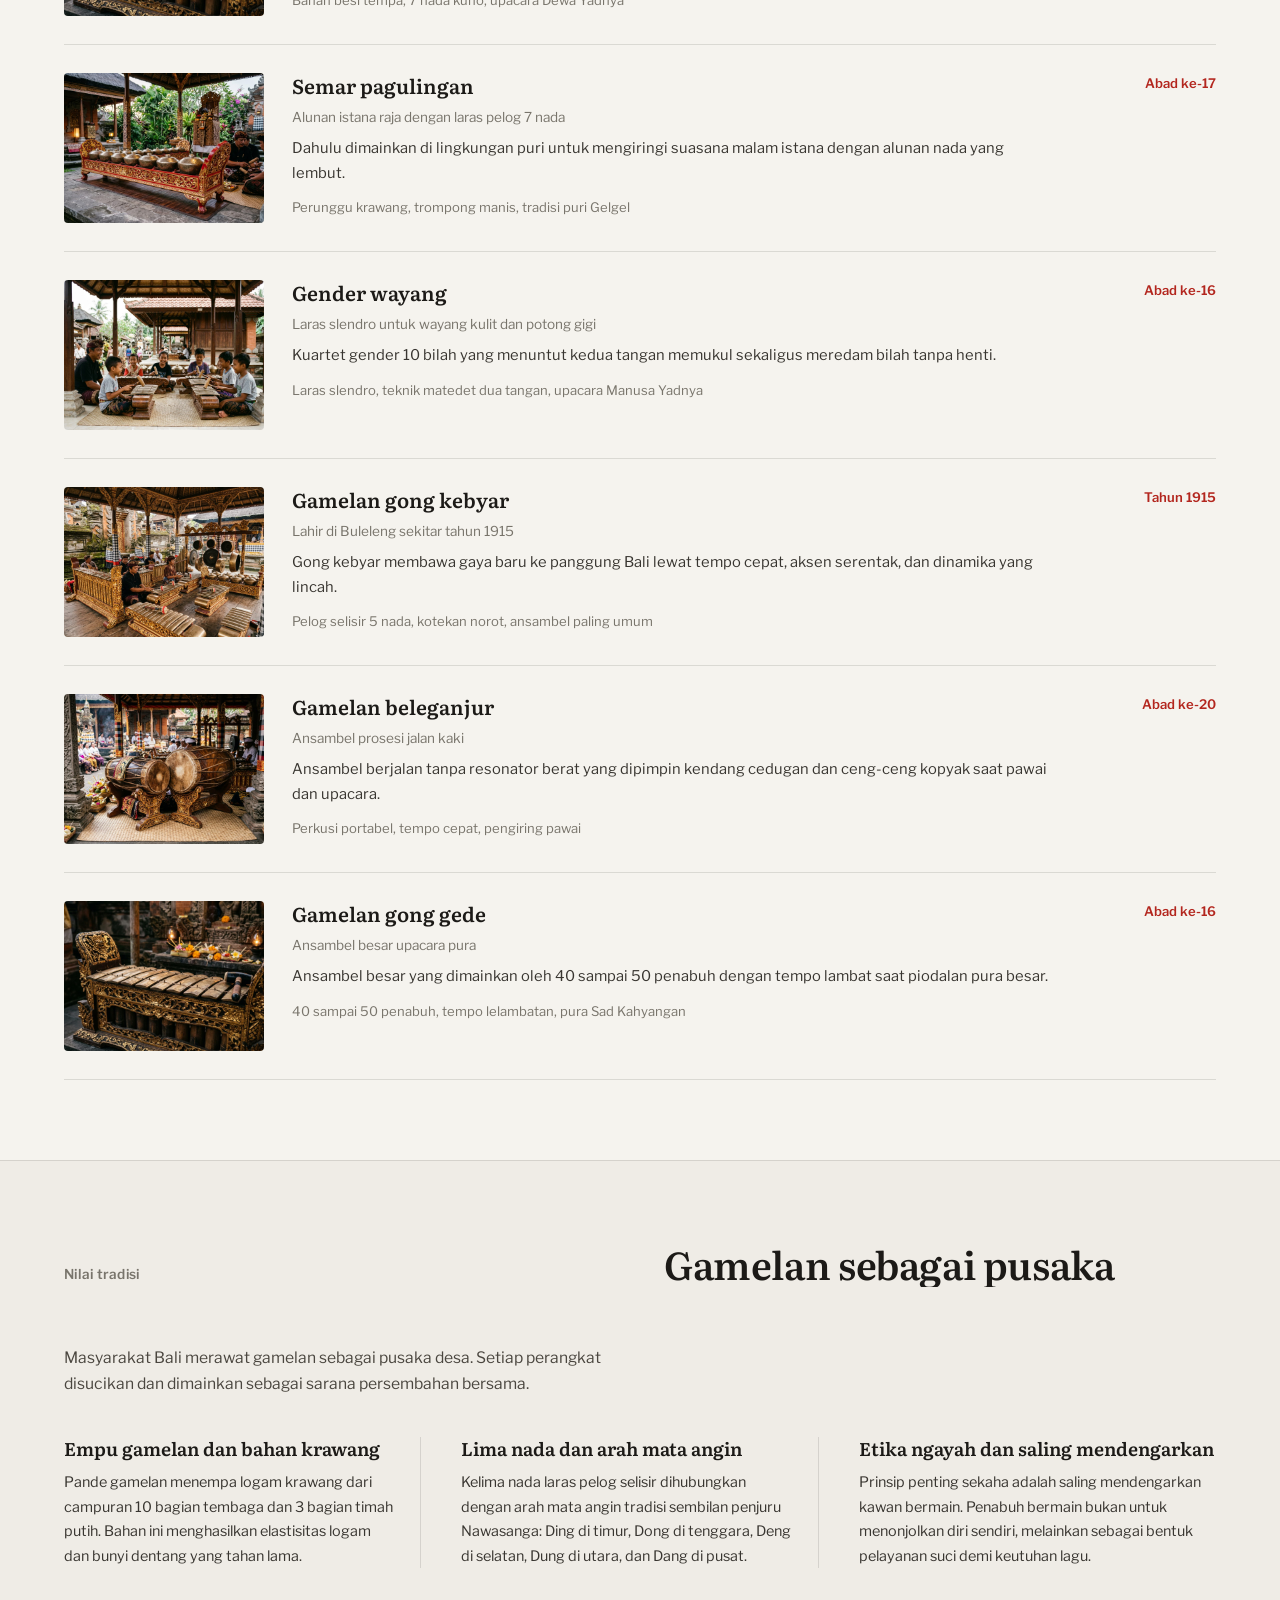
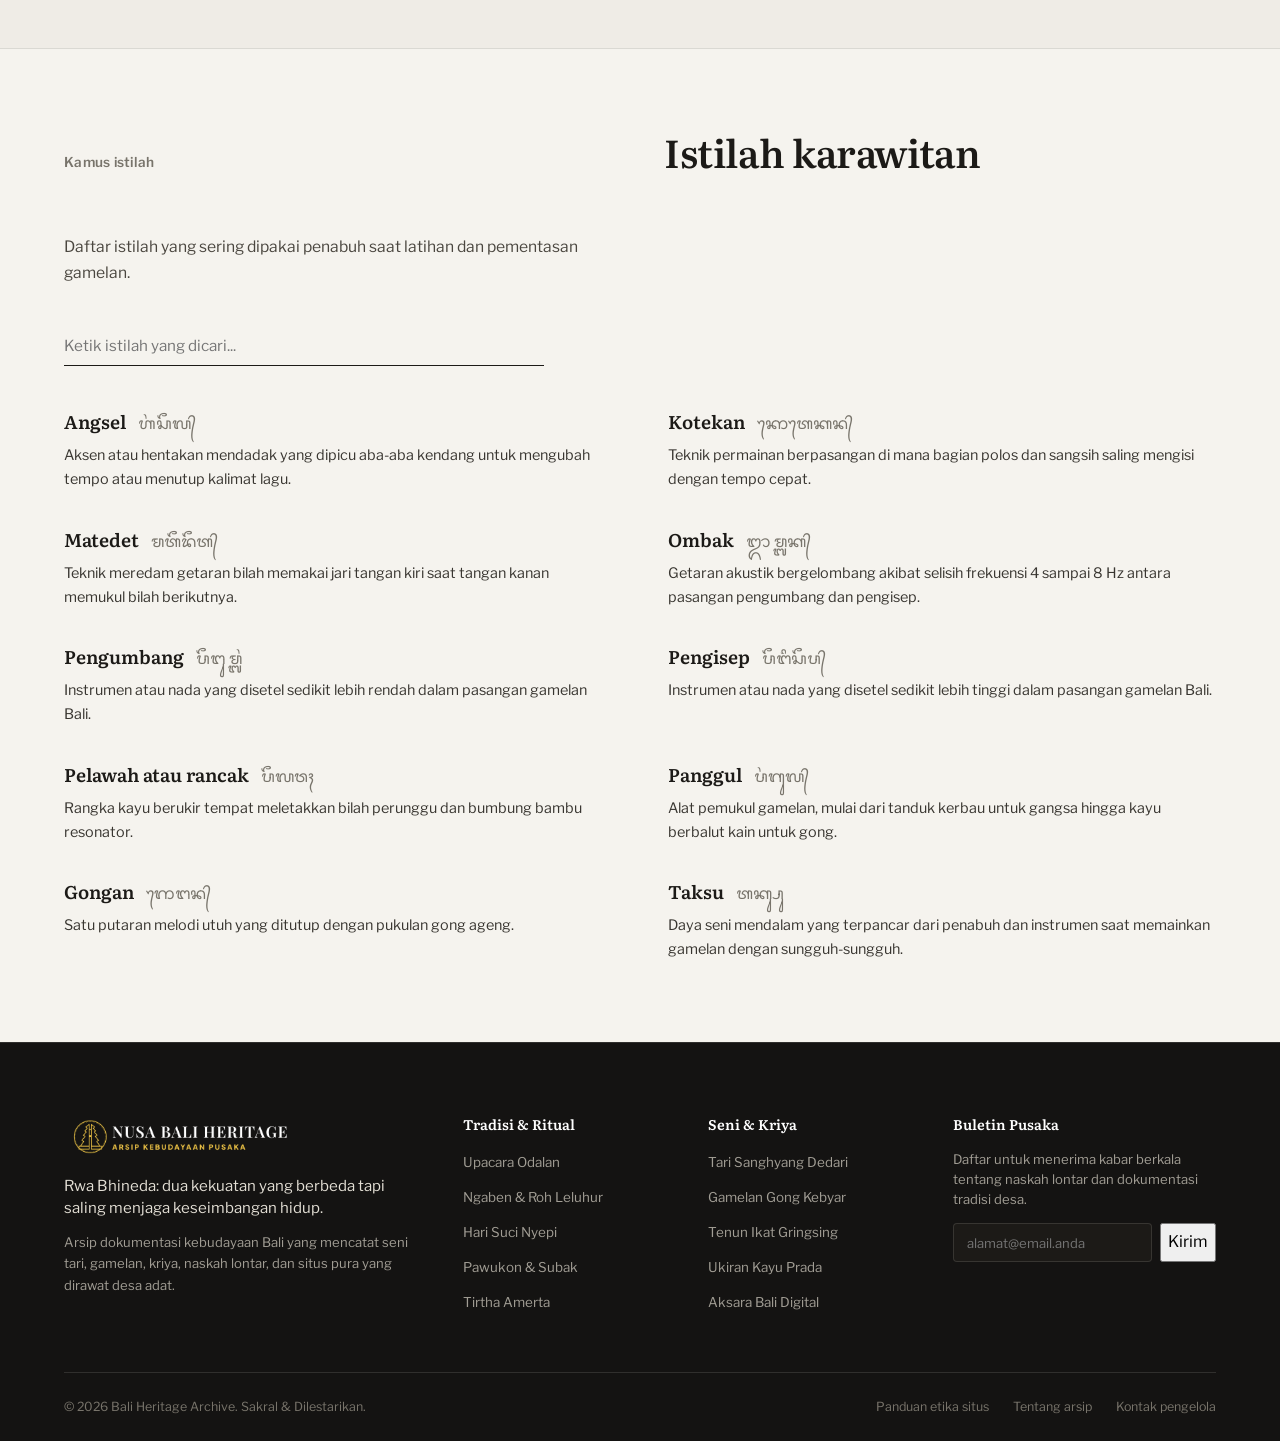
<file: gamelan.html>
<!DOCTYPE html>
<html lang="id">

<head>
  <meta charset="UTF-8">
  <meta name="viewport" content="width=device-width, initial-scale=1.0">
  <title>Gamelan Bali: mainkan dan pelajari | Nusa Bali Heritage</title>
  <meta name="description"
    content="Mainkan bilah gangsa, coba teknik interlocking kotekan, dengarkan efek akustik ombak, dan pelajari sejarah serta filosofi gamelan Bali.">

  <link rel="preconnect" href="https://fonts.googleapis.com">
  <link rel="preconnect" href="https://fonts.gstatic.com" crossorigin>
  <link
    href="https://fonts.googleapis.com/css2?family=Libre+Franklin:wght@400;500;600&family=Literata:wght@600;700&family=Noto+Sans+Balinese&display=swap"
    rel="stylesheet">

  <link rel="stylesheet" href="assets/css/fonts.css">
  <link rel="stylesheet" href="assets/css/gamelan.css">
</head>

<body>

  <header class="site-header" id="siteHeader">
    <div class="container">
      <a href="index.html#beranda" class="brand">
        <img class="brand__logo-img" src="assets/images/logo/logo-tulisan.png"
          alt="Nusa Bali Heritage: Arsip Kebudayaan Pusaka">
      </a>

      <nav class="nav-links" aria-label="Navigasi utama">
        <a href="index.html#beranda">Beranda</a>
        <a href="gamelan.html" aria-current="page">Gamelan</a>
        <a href="tari.html">Tari</a>
        <a href="aksara.html">Aksara</a>
        <a href="#kontak">Kontak</a>
      </nav>

      <div class="nav-actions">
        <button class="nav-toggle" type="button" aria-label="Buka menu" id="navToggle" aria-expanded="false"
          aria-controls="mobileNav">
          <svg viewBox="0 0 24 24" fill="none" stroke="currentColor" stroke-width="1.8">
            <path d="M4 7h16M4 12h16M4 17h16" />
          </svg>
        </button>
      </div>
    </div>

    <nav class="mobile-nav" id="mobileNav" aria-label="Navigasi mobile" hidden>
      <a href="index.html#beranda">Beranda</a>
      <a href="gamelan.html" aria-current="page">Gamelan</a>
      <a href="tari.html">Tari</a>
      <a href="aksara.html">Aksara</a>
      <a href="#kontak">Kontak</a>
    </nav>
  </header>

  <main>

    <section class="gamelan-hero" id="hero">
      <div class="gamelan-hero__bg media-frame" aria-hidden="true">
        <img src="assets/images/gamelan/gong-kebyar-purwa-rancak.jpg" alt="Ansambel gamelan Gong Kebyar"
          onerror="this.style.display='none'">
      </div>
      <div class="gamelan-hero__overlay" aria-hidden="true"></div>

      <div class="container">
        <div class="gamelan-hero__content">
          <span class="hero-kicker">Ansambel musik tradisional Bali</span>
          <h1 class="gamelan-hero__title">Gamelan Bali</h1>
          <p class="gamelan-hero__desc">
            Gamelan adalah musik ansambel yang dimainkan bersama-sama, biasanya oleh puluhan penabuh. Di halaman ini kamu bisa memainkan bilah gangsa, mencoba kotekan, dan mendengar sendiri efek ombak.
          </p>

          <div class="gamelan-hero__actions">
            <a href="#bale-tabuh" class="btn btn--fill">Mainkan gangsa</a>
            <a href="#studio-kotekan" class="hero-link">Coba kotekan</a>
          </div>

          <div class="hero-facts" role="list">
            <div class="hero-fact-item" role="listitem">
              <span class="stat-pill__value stat-card__number">5</span>
              <span class="hero-fact-label">nada pelog selisir</span>
            </div>
            <div class="hero-fact-item" role="listitem">
              <span class="stat-pill__value stat-card__number">6 sampai 8 Hz</span>
              <span class="hero-fact-label">selisih nada ombak</span>
            </div>
            <div class="hero-fact-item" role="listitem">
              <span class="stat-pill__value stat-card__number">30+</span>
              <span class="hero-fact-label">penabuh dalam satu sekaha</span>
            </div>
            <div class="hero-fact-item" role="listitem">
              <span class="stat-pill__value stat-card__number">3</span>
              <span class="hero-fact-label">zaman perkembangan</span>
            </div>
          </div>
        </div>
      </div>
    </section>

    <section class="bale-tabuh-section" id="bale-tabuh">
      <div class="container">
        <div class="bale-header-grid">
          <div>
            <span class="section-kicker">Bale tabuh</span>
            <h2 class="section-heading">Mainkan gangsa pemade</h2>
          </div>
          <div>
            <p class="section-desc">
              Bilah-bilah di bawah memakai laras pelog selisir dua oktaf. Klik bilahnya, atau tekan angka 1 sampai 0 di keyboard. Suaranya dibuat langsung di browser.
            </p>
          </div>
        </div>

        <div class="tabuh-console">
          
          <div class="tabuh-toolbar">
            <div class="inst-tabs" role="tablist" aria-label="Pilihan instrumen gamelan">
              <button type="button" class="inst-tab-btn is-active" role="tab" id="tabGangsa" aria-selected="true"
                aria-controls="panelGangsa" data-target-panel="panelGangsa">
                Gangsa pemade (10 bilah)
              </button>
              <button type="button" class="inst-tab-btn" role="tab" id="tabReyong" aria-selected="false"
                aria-controls="panelReyong" data-target-panel="panelReyong">
                Reyong (12 pencon)
              </button>
              <button type="button" class="inst-tab-btn" role="tab" id="tabRhythm" aria-selected="false"
                aria-controls="panelRhythm" data-target-panel="panelRhythm">
                Kendang dan ceng-ceng
              </button>
              <button type="button" class="inst-tab-btn" role="tab" id="tabGong" aria-selected="false"
                aria-controls="panelGong" data-target-panel="panelGong">
                Gong ageng dan kempur
              </button>
            </div>

            <div class="tabuh-controls">
              
              <button type="button" class="toggle-pill-btn is-active" id="ombakToggle" aria-pressed="true"
                title="Simulasi pasangan pengumbang dan pengisep">
                <span>Ombak</span>
                <span class="status-dot">Nyala</span>
              </button>

              <button type="button" class="toggle-pill-btn" id="matedetToggle" aria-pressed="false"
                title="Teknik meredam bilah">
                <span>Matedet (redam bilah)</span>
                <span class="status-dot">Mati</span>
              </button>

              <div class="volume-control">
                <label for="gamelanVolume">Volume:</label>
                <input type="range" id="gamelanVolume" min="0" max="1" step="0.05" value="0.85"
                  aria-label="Volume instrumen">
              </div>
            </div>
          </div>

          <div class="tabuh-status-bar">
            <div class="note-display-pill" id="currentNoteDisplay">
              <span class="note-pill__aksara">ᬤᬶᬂ</span>
              <span class="note-pill__name">Ding (1)</span>
              <span class="note-pill__cosmic">Dewa Iswara, arah Timur</span>
            </div>
            <div class="tabuh-hint-key">
              Tekan tuts angka <code>1</code> sampai <code>0</code> atau klik bilah perunggu
            </div>
          </div>

          <div class="inst-panel" id="panelGangsa" role="tabpanel" aria-labelledby="tabGangsa">
            <div class="rancak-frame">
              <div class="gangsa-keys-container" id="gangsaKeysContainer" aria-label="Bilah gangsa pemade">
                
              </div>
            </div>
            <p class="inst-caption">Bilah perunggu di atas bumbung bambu resonator.</p>
          </div>

          <div class="inst-panel" id="panelReyong" role="tabpanel" aria-labelledby="tabReyong" hidden>
            <div class="reyong-frame">
              <div class="reyong-pots-container" id="reyongKeysContainer" aria-label="Pot reyong">
                
              </div>
            </div>
            <p class="inst-caption">Dua belas pencon perunggu untuk empat penabuh (tuts Z sampai L).</p>
          </div>

          <div class="inst-panel" id="panelRhythm" role="tabpanel" aria-labelledby="tabRhythm" hidden>
            <div class="rhythm-grid">
              <button type="button" class="rhythm-pad" id="padKendangDug">
                <div class="rhythm-pad__title">Kendang: dug / pung</div>
                <div class="rhythm-pad__sub">Pukulan rendah</div>
              </button>

              <button type="button" class="rhythm-pad" id="padKendangPlak">
                <div class="rhythm-pad__title">Kendang: tak / plak</div>
                <div class="rhythm-pad__sub">Pukulan pinggir</div>
              </button>

              <button type="button" class="rhythm-pad" id="padCengCrash">
                <div class="rhythm-pad__title">Ceng-ceng: dentang terbuka</div>
                <div class="rhythm-pad__sub">Suara simbal lepas</div>
              </button>

              <button type="button" class="rhythm-pad" id="padCengChoke">
                <div class="rhythm-pad__title">Ceng-ceng: dentang diredam</div>
                <div class="rhythm-pad__sub">Suara simbal ditahan</div>
              </button>
            </div>
          </div>

          <div class="inst-panel" id="panelGong" role="tabpanel" aria-labelledby="tabGong" hidden>
            <div class="gong-stage">
              <button type="button" class="gong-ageng-visual" id="padGongAgeng" aria-label="Bunyikan gong ageng (Spasi)">
                <div class="gong-ageng-boss"></div>
              </button>
              <div>
                <h3 class="gong-info-title">Gong ageng (54 Hz)</h3>
                <p class="gong-info-desc">Tekan Spasi atau klik untuk membunyikan gong ageng.</p>
              </div>

              <div>
                <button type="button" class="btn btn--subtle" id="padGongKempur">
                  Bunyikan gong kempur (118 Hz)
                </button>
              </div>
            </div>
          </div>

        </div>
      </div>
    </section>

    <section class="kotekan-studio-section" id="studio-kotekan">
      <div class="container">
        <div class="section-head--split">
          <span class="section-kicker">Seni interlocking</span>
          <h2 class="section-heading">Kotekan: satu melodi dimainkan berdua</h2>
          <p class="section-desc">
            Kotekan membagi satu melodi jadi dua bagian. Polos memainkan ketukan utama, sangsih mengisi sela-selanya. Digabung, hasilnya terdengar lebih cepat daripada yang bisa dimainkan satu orang.
          </p>
        </div>

        <div class="kotekan-wrapper">
          <div class="kotekan-controls-group">
            <div class="kotekan-field">
              <label for="kotekanPatternSelect" class="kotekan-label">Pola kotekan:</label>
              <select id="kotekanPatternSelect" class="kotekan-select">
                <option value="norot">Kotekan norot (langkah bertingkat)</option>
                <option value="telu">Kotekan telu (tiga nada mengalir)</option>
                <option value="empat">Kotekan empat (aksen berpindah)</option>
              </select>
            </div>

            <div class="kotekan-field">
              <label for="kotekanRoleSelect" class="kotekan-label">Peran:</label>
              <select id="kotekanRoleSelect" class="kotekan-select">
                <option value="duet">Dengarkan duet penuh</option>
                <option value="user_polos">Saya mainkan polos (sistem mainkan sangsih)</option>
                <option value="user_sangsih">Saya mainkan sangsih (sistem mainkan polos)</option>
              </select>
            </div>

            <div class="kotekan-field">
              <label for="kotekanTempo" class="kotekan-label">Tempo (BPM):</label>
              <div class="kotekan-tempo-row">
                <input type="range" id="kotekanTempo" min="80" max="220" value="140" aria-label="Tempo BPM">
                <span id="kotekanTempoVal" class="kotekan-tempo-val">140 BPM</span>
              </div>
            </div>

            <div>
              <button type="button" class="btn btn--fill" id="playKotekanBtn">
                <span>Mulai kotekan</span>
              </button>
            </div>
          </div>

          <div class="kotekan-matrix-pane">
            <div class="kotekan-matrix" id="kotekanMatrixGrid" aria-label="Matriks 16 langkah kotekan">
              
            </div>
            <p class="kotekan-status-feedback" id="kotekanStatusFeedback">
              Pilih pola dan tekan tombol Mulai untuk merasakan jalinan ritme antara polos dan sangsih.
            </p>
          </div>
        </div>
      </div>
    </section>

    <section class="ombak-lab-section" id="lab-ombak">
      <div class="container">
        <div class="section-head--split">
          <span class="section-kicker">Akustik berpasangan</span>
          <h2 class="section-heading">Apa itu ombak</h2>
          <p class="section-desc">
            Gamelan Bali disetel berpasangan. Dua nada yang sama sengaja dibuat berselisih beberapa hertz, jadi kalau dibunyikan bersamaan terdengar bergelombang seperti ombak. Geser slider untuk mendengarnya.
          </p>
        </div>

        <div class="ombak-grid">
          <div class="canvas-frame">
            <canvas id="ombakWaveCanvas" width="600" height="220" aria-label="Visualisasi gelombang ombak"></canvas>
            <div class="canvas-meta">
              <span>Gelombang pengumbang dan pengisep</span>
              <span id="ombakBeatRateDisplay" class="canvas-meta-rate">6.8 getaran per detik (sedang)</span>
            </div>
          </div>

          <div class="ombak-controls-card">
            <div class="ombak-param">
              <div class="ombak-param__header">
                <span class="ombak-param__label">Frekuensi dasar</span>
                <span class="ombak-param__val" id="ombakBaseFreqVal">260 Hz</span>
              </div>
              <input type="range" id="ombakBaseFreq" min="200" max="350" value="260" step="1"
                aria-label="Frekuensi dasar">
            </div>

            <div class="ombak-param">
              <div class="ombak-param__header">
                <span class="ombak-param__label">Selisih frekuensi (kecepatan ombak)</span>
                <span class="ombak-param__val" id="ombakDeltaFreqVal">Δ 6.8 Hz</span>
              </div>
              <input type="range" id="ombakDeltaFreq" min="0" max="14" value="6.8" step="0.2"
                aria-label="Selisih frekuensi ombak">
            </div>

            <div class="ombak-table-box">
              <div class="ombak-table-row">
                <span>Pengumbang (rendah):</span>
                <strong id="pengumbangHzVal">256.6 Hz</strong>
              </div>
              <div class="ombak-table-row">
                <span>Pengisep (tinggi):</span>
                <strong id="pengisepHzVal">263.4 Hz</strong>
              </div>
            </div>

            <div class="ombak-action-buttons">
              <button type="button" class="ombak-btn" id="btnPlayPengumbang">
                Pengumbang saja
              </button>
              <button type="button" class="ombak-btn" id="btnPlayPengisep">
                Pengisep saja
              </button>
              <button type="button" class="ombak-btn is-active" id="btnPlayDuetOmbak">
                Keduanya (ombak)
              </button>
            </div>
          </div>
        </div>
      </div>
    </section>

    <section class="gending-section" id="gending-bali">
      <div class="container">
        <div class="section-head--split">
          <span class="section-kicker">Repertoar tabuh</span>
          <h2 class="section-heading">Putar satu gending</h2>
          <p class="section-desc">
            Pilih salah satu gending di bawah untuk mendengar bagaimana instrumen-instrumen gamelan berpadu membentuk komposisi utuh.
          </p>
        </div>

        <div class="gending-bar">
          <div class="gending-top-row">
            <div class="gending-selector-wrap">
              <label for="gendingSelect">Pilihan gending:</label>
              <select id="gendingSelect" class="kotekan-select">
                <option value="gilak">Tabuh gilak (8 ketukan)</option>
                <option value="kebyar">Gong kebyar</option>
                <option value="sekar">Sekar gadung</option>
              </select>
            </div>

            <button type="button" class="btn btn--fill" id="playGendingBtn">
              <span>Putar gending</span>
            </button>
          </div>

          <div class="gending-info-row">
            <h3 id="gendingCurrentTitle" class="gending-title">Tabuh gilak (8 ketukan)</h3>
            <p id="gendingCurrentDesc" class="gending-desc">
              Gending bertempo tegas yang biasa mengiringi tari barong dan baris gede.
            </p>
          </div>

          <div class="gending-progress-track">
            <div id="gendingProgressFill" class="gending-progress-fill"></div>
          </div>
          <div class="gending-progress-meta">
            <span id="gendingTimerText">Ketukan 1 dari 32</span>
            <span>Putaran melodi berulang</span>
          </div>
        </div>
      </div>
    </section>

    <section class="spatial-section" id="denah-sekaha">
      <div class="container">
        <div class="section-head--split">
          <span class="section-kicker">Tata panggung</span>
          <h2 class="section-heading">Posisi penabuh di panggung</h2>
          <p class="section-desc">
            Di panggung atau bale gong, penabuh duduk mengelilingi kendang. Posisi instrumen diatur berdasarkan fungsinya dalam ansambel.
          </p>
        </div>

        <div class="spatial-grid">
          <div class="stage-diagram">
            <div class="stage-altar-label">Kaja: arah gunung (belakang)</div>

            <div class="stage-rows">
              
              <div class="stage-row">
                <button type="button" class="stage-spot" data-role="gong">
                  <span>Gong ageng dan kempur</span>
                </button>
                <button type="button" class="stage-spot" data-role="calung">
                  <span>Calung dan jegogan</span>
                </button>
              </div>

              <div class="stage-row">
                <button type="button" class="stage-spot" data-role="reyong">
                  <span>Reyong</span>
                </button>
                <button type="button" class="stage-spot is-selected" data-role="kendang">
                  <span>Kendang (tengah)</span>
                </button>
                <button type="button" class="stage-spot" data-role="cengceng">
                  <span>Ceng-ceng kopyak</span>
                </button>
              </div>

              <div class="stage-row">
                <button type="button" class="stage-spot" data-role="trompong">
                  <span>Trompong</span>
                </button>
                <button type="button" class="stage-spot" data-role="ugal">
                  <span>Ugal</span>
                </button>
                <button type="button" class="stage-spot" data-role="pemade">
                  <span>Gangsa pemade dan kantil</span>
                </button>
              </div>
            </div>

            <div class="stage-altar-label stage-altar-label--kelod">
              Kelod: arah samudra atau penonton (depan)
            </div>
          </div>

          <div class="spatial-detail-card" id="spatialDetailCard">
            <div class="spatial-aksara">ᬓᭂᬦ᭄ᬤᬂ</div>
            <h3 class="spatial-title">Kendang</h3>
            <p class="spatial-kicker">Pemimpin tempo dan dinamika tabuh</p>
            <p class="spatial-desc">
              Sepasang kendang (lanang dan wadon) memimpin pergantian tempo dan aksen pukulan seluruh kelompok tanpa partitur.
            </p>
            <div>
              <button type="button" class="btn btn--fill" id="spatialAuditionBtn">
                <span>Dengar bunyinya</span>
              </button>
            </div>
          </div>
        </div>
      </div>
    </section>

    <div class="poleng-divider" aria-hidden="true"></div>

    <section class="era-section" id="tiga-era">
      <div class="container">
        <div class="section-head--split">
          <span class="section-kicker">Sejarah karawitan</span>
          <h2 class="section-heading">Tiga zaman gamelan</h2>
          <p class="section-desc">
            Gamelan di Bali berkembang lewat tiga babak besar, dari instrumen besi untuk upacara kuno hingga gong kebyar yang dinamis.
          </p>
        </div>

        <div class="era-chips">
          <button type="button" class="era-chip is-active" data-era="semua">Semua</button>
          <button type="button" class="era-chip" data-era="tua">Gamelan tua (abad ke-8 sampai ke-15)</button>
          <button type="button" class="era-chip" data-era="madya">Gamelan madya (abad ke-16 sampai ke-19)</button>
          <button type="button" class="era-chip" data-era="baru">Gamelan baru (abad ke-20 sampai sekarang)</button>
        </div>

        <div class="era-cards-grid">
          <article class="era-card" data-era="tua">
            <div class="era-card__media">
              <img src="assets/images/gamelan/gangsa-pemade.jpg" alt="Bilah gamelan selonding" loading="lazy">
            </div>
            <div class="era-card__content">
              <h3 class="era-card__title">Gamelan selonding</h3>
              <p class="era-card__period">Bilah besi tempa di Desa Tenganan Pegringsingan</p>
              <p class="era-card__desc">
                Ansambel kuno di Bali yang memakai bilah besi tanpa bumbung bambu peredam, dipakai pada upacara di desa adat Tenganan.
              </p>
              <p class="era-card__features">Bahan besi tempa, 7 nada kuno, upacara Dewa Yadnya</p>
            </div>
            <div class="era-card__badge-col">
              <span>Abad ke-10</span>
            </div>
          </article>

          <article class="era-card" data-era="madya">
            <div class="era-card__media">
              <img src="assets/images/gamelan/reyong-pencon.jpg" alt="Reyong dan pencon Semar Pagulingan" loading="lazy">
            </div>
            <div class="era-card__content">
              <h3 class="era-card__title">Semar pagulingan</h3>
              <p class="era-card__period">Alunan istana raja dengan laras pelog 7 nada</p>
              <p class="era-card__desc">
                Dahulu dimainkan di lingkungan puri untuk mengiringi suasana malam istana dengan alunan nada yang lembut.
              </p>
              <p class="era-card__features">Perunggu krawang, trompong manis, tradisi puri Gelgel</p>
            </div>
            <div class="era-card__badge-col">
              <span>Abad ke-17</span>
            </div>
          </article>

          <article class="era-card" data-era="madya">
            <div class="era-card__media">
              <img src="assets/images/galeri/anak-gamelan.jpg" alt="Penabuh gamelan gender wayang" loading="lazy">
            </div>
            <div class="era-card__content">
              <h3 class="era-card__title">Gender wayang</h3>
              <p class="era-card__period">Laras slendro untuk wayang kulit dan potong gigi</p>
              <p class="era-card__desc">
                Kuartet gender 10 bilah yang menuntut kedua tangan memukul sekaligus meredam bilah tanpa henti.
              </p>
              <p class="era-card__features">Laras slendro, teknik matedet dua tangan, upacara Manusa Yadnya</p>
            </div>
            <div class="era-card__badge-col">
              <span>Abad ke-16</span>
            </div>
          </article>

          <article class="era-card" data-era="baru">
            <div class="era-card__media">
              <img src="assets/images/gamelan/gong-kebyar-purwa-rancak.jpg" alt="Ansambel Gong Kebyar" loading="lazy">
            </div>
            <div class="era-card__content">
              <h3 class="era-card__title">Gamelan gong kebyar</h3>
              <p class="era-card__period">Lahir di Buleleng sekitar tahun 1915</p>
              <p class="era-card__desc">
                Gong kebyar membawa gaya baru ke panggung Bali lewat tempo cepat, aksen serentak, dan dinamika yang lincah.
              </p>
              <p class="era-card__features">Pelog selisir 5 nada, kotekan norot, ansambel paling umum</p>
            </div>
            <div class="era-card__badge-col">
              <span>Tahun 1915</span>
            </div>
          </article>

          <article class="era-card" data-era="baru">
            <div class="era-card__media">
              <img src="assets/images/gamelan/kendang-sepasang.jpg" alt="Kendang dan ceng-ceng beleganjur" loading="lazy">
            </div>
            <div class="era-card__content">
              <h3 class="era-card__title">Gamelan beleganjur</h3>
              <p class="era-card__period">Ansambel prosesi jalan kaki</p>
              <p class="era-card__desc">
                Ansambel berjalan tanpa resonator berat yang dipimpin kendang cedugan dan ceng-ceng kopyak saat pawai dan upacara.
              </p>
              <p class="era-card__features">Perkusi portabel, tempo cepat, pengiring pawai</p>
            </div>
            <div class="era-card__badge-col">
              <span>Abad ke-20</span>
            </div>
          </article>

          <article class="era-card" data-era="madya">
            <div class="era-card__media">
              <img src="assets/images/gamelan/gangsa-pemade.jpg" alt="Gamelan gong gede" loading="lazy">
            </div>
            <div class="era-card__content">
              <h3 class="era-card__title">Gamelan gong gede</h3>
              <p class="era-card__period">Ansambel besar upacara pura</p>
              <p class="era-card__desc">
                Ansambel besar yang dimainkan oleh 40 sampai 50 penabuh dengan tempo lambat saat piodalan pura besar.
              </p>
              <p class="era-card__features">40 sampai 50 penabuh, tempo lelambatan, pura Sad Kahyangan</p>
            </div>
            <div class="era-card__badge-col">
              <span>Abad ke-16</span>
            </div>
          </article>
        </div>
      </div>
    </section>

    <section class="filosofi-section" id="filosofi-gamelan">
      <div class="container">
        <div class="section-head--split">
          <span class="section-kicker">Nilai tradisi</span>
          <h2 class="section-heading">Gamelan sebagai pusaka</h2>
          <p class="section-desc">
            Masyarakat Bali merawat gamelan sebagai pusaka desa. Setiap perangkat disucikan dan dimainkan sebagai sarana persembahan bersama.
          </p>
        </div>

        <div class="filosofi-columns">
          <div class="filosofi-col">
            <h3 class="filosofi-col__title">Empu gamelan dan bahan krawang</h3>
            <p class="filosofi-col__desc">
              Pande gamelan menempa logam krawang dari campuran 10 bagian tembaga dan 3 bagian timah putih. Bahan ini menghasilkan elastisitas logam dan bunyi dentang yang tahan lama.
            </p>
          </div>

          <div class="filosofi-col">
            <h3 class="filosofi-col__title">Lima nada dan arah mata angin</h3>
            <p class="filosofi-col__desc">
              Kelima nada laras pelog selisir dihubungkan dengan arah mata angin tradisi sembilan penjuru Nawasanga: Ding di timur, Dong di tenggara, Deng di selatan, Dung di utara, dan Dang di pusat.
            </p>
          </div>

          <div class="filosofi-col">
            <h3 class="filosofi-col__title">Etika ngayah dan saling mendengarkan</h3>
            <p class="filosofi-col__desc">
              Prinsip penting sekaha adalah saling mendengarkan kawan bermain. Penabuh bermain bukan untuk menonjolkan diri sendiri, melainkan sebagai bentuk pelayanan suci demi keutuhan lagu.
            </p>
          </div>
        </div>
      </div>
    </section>

    <section class="glosarium-section" id="glosarium">
      <div class="container">
        <div class="section-head--split">
          <span class="section-kicker">Kamus istilah</span>
          <h2 class="section-heading">Istilah karawitan</h2>
          <p class="section-desc">
            Daftar istilah yang sering dipakai penabuh saat latihan dan pementasan gamelan.
          </p>
        </div>

        <div class="glosarium-search-wrap">
          <input type="search" class="glosarium-search-input" id="glosariumSearch"
            placeholder="Ketik istilah yang dicari..." aria-label="Cari istilah karawitan">
        </div>

        <div class="glosarium-grid" id="glosariumGrid">
          <div class="glosarium-item glosarium-card" data-term="angsel">
            <div class="glosarium-term">Angsel <span class="glosarium-aksara">ᬳᬂᬲᭂᬮ᭄</span></div>
            <p class="glosarium-def">
              Aksen atau hentakan mendadak yang dipicu aba-aba kendang untuk mengubah tempo atau menutup kalimat lagu.
            </p>
          </div>

          <div class="glosarium-item glosarium-card" data-term="kotekan">
            <div class="glosarium-term">Kotekan <span class="glosarium-aksara">ᬓᭀᬢᬾᬓᬦ᭄</span></div>
            <p class="glosarium-def">
              Teknik permainan berpasangan di mana bagian polos dan sangsih saling mengisi dengan tempo cepat.
            </p>
          </div>

          <div class="glosarium-item glosarium-card" data-term="matedet">
            <div class="glosarium-term">Matedet <span class="glosarium-aksara">ᬫᬢᭂᬤᭂᬢ᭄</span></div>
            <p class="glosarium-def">
              Teknik meredam getaran bilah memakai jari tangan kiri saat tangan kanan memukul bilah berikutnya.
            </p>
          </div>

          <div class="glosarium-item glosarium-card" data-term="ombak">
            <div class="glosarium-term">Ombak <span class="glosarium-aksara">ᬒᬫ᭄ᬩᬓ᭄</span></div>
            <p class="glosarium-def">
              Getaran akustik bergelombang akibat selisih frekuensi 4 sampai 8 Hz antara pasangan pengumbang dan pengisep.
            </p>
          </div>

          <div class="glosarium-item glosarium-card" data-term="pengumbang">
            <div class="glosarium-term">Pengumbang <span class="glosarium-aksara">ᬧᭂᬗᬸᬫ᭄ᬩᬂ</span></div>
            <p class="glosarium-def">
              Instrumen atau nada yang disetel sedikit lebih rendah dalam pasangan gamelan Bali.
            </p>
          </div>

          <div class="glosarium-item glosarium-card" data-term="pengisep">
            <div class="glosarium-term">Pengisep <span class="glosarium-aksara">ᬧᭂᬗᬶᬲᭂᬧ᭄</span></div>
            <p class="glosarium-def">
              Instrumen atau nada yang disetel sedikit lebih tinggi dalam pasangan gamelan Bali.
            </p>
          </div>

          <div class="glosarium-item glosarium-card" data-term="pelawah">
            <div class="glosarium-term">Pelawah atau rancak <span class="glosarium-aksara">ᬧᭂᬮᬯᬄ</span></div>
            <p class="glosarium-def">
              Rangka kayu berukir tempat meletakkan bilah perunggu dan bumbung bambu resonator.
            </p>
          </div>

          <div class="glosarium-item glosarium-card" data-term="panggul">
            <div class="glosarium-term">Panggul <span class="glosarium-aksara">ᬧᬂᬕᬸᬮ᭄</span></div>
            <p class="glosarium-def">
              Alat pemukul gamelan, mulai dari tanduk kerbau untuk gangsa hingga kayu berbalut kain untuk gong.
            </p>
          </div>

          <div class="glosarium-item glosarium-card" data-term="gongan">
            <div class="glosarium-term">Gongan <span class="glosarium-aksara">ᬕᭀᬗᬦ᭄</span></div>
            <p class="glosarium-def">
              Satu putaran melodi utuh yang ditutup dengan pukulan gong ageng.
            </p>
          </div>

          <div class="glosarium-item glosarium-card" data-term="taksu">
            <div class="glosarium-term">Taksu <span class="glosarium-aksara">ᬢᬓ᭄ᬲᬸ</span></div>
            <p class="glosarium-def">
              Daya seni mendalam yang terpancar dari penabuh dan instrumen saat memainkan gamelan dengan sungguh-sungguh.
            </p>
          </div>
        </div>

        <div id="glosariumEmpty" class="glosarium-empty" hidden>
          Istilah tidak ditemukan dalam kamus karawitan. Coba kata kunci lain.
        </div>
      </div>
    </section>

  </main>

  <footer class="site-footer" id="kontak">
    <div class="container">
      <div class="footer-top">
        <div class="footer-brand">
          <a href="index.html#beranda" class="brand">
            <img class="brand__mark" src="assets/images/logo/logo-tulisan.png" alt="Lambang Nusa Bali Heritage">
          </a>
          <p class="footer-tagline">Rwa Bhineda: dua kekuatan yang berbeda tapi saling menjaga keseimbangan hidup.</p>
          <p class="footer-desc">Arsip dokumentasi kebudayaan Bali yang mencatat seni tari, gamelan, kriya, naskah lontar, dan situs pura yang dirawat desa adat.</p>
        </div>

        <div class="footer-col">
          <h4>Tradisi &amp; Ritual</h4>
          <ul>
            <li><a href="index.html#filosofi">Upacara Odalan</a></li>
            <li><a href="index.html#filosofi">Ngaben &amp; Roh Leluhur</a></li>
            <li><a href="index.html#filosofi">Hari Suci Nyepi</a></li>
            <li><a href="index.html#situs-budaya">Pawukon &amp; Subak</a></li>
            <li><a href="index.html#situs-budaya">Tirtha Amerta</a></li>
          </ul>
        </div>

        <div class="footer-col">
          <h4>Seni &amp; Kriya</h4>
          <ul>
            <li><a href="index.html#tarian">Tari Sanghyang Dedari</a></li>
            <li><a href="gamelan.html">Gamelan Gong Kebyar</a></li>
            <li><a href="index.html#kerajinan">Tenun Ikat Gringsing</a></li>
            <li><a href="index.html#kerajinan">Ukiran Kayu Prada</a></li>
            <li><a href="aksara.html">Aksara Bali Digital</a></li>
          </ul>
        </div>

        <div class="footer-col">
          <h4>Buletin Pusaka</h4>
          <p class="newsletter-text">Daftar untuk menerima kabar berkala tentang naskah lontar dan dokumentasi tradisi desa.</p>
          <form class="newsletter-form" id="newsletterForm">
            <label for="newsletterEmail" class="visually-hidden">Alamat email</label>
            <input type="email" id="newsletterEmail" name="email" placeholder="alamat@email.anda" required>
            <button type="submit">Kirim</button>
          </form>
          <p class="newsletter-note" id="newsletterNote"></p>
        </div>
      </div>

      <div class="footer-bottom">
        <p>© <span id="footerYear">2026</span> Bali Heritage Archive. Sakral &amp; Dilestarikan.</p>
        <nav aria-label="Tautan legal">
          <a href="index.html#filosofi">Panduan etika situs</a>
          <a href="index.html#beranda">Tentang arsip</a>
          <a href="index.html#kontak">Kontak pengelola</a>
        </nav>
      </div>
    </div>
  </footer>

  <script src="assets/js/main.js"></script>
  <script src="assets/js/animate.js" defer></script>
  <script src="assets/js/gamelan.js"></script>
</body>

</html>
</file>
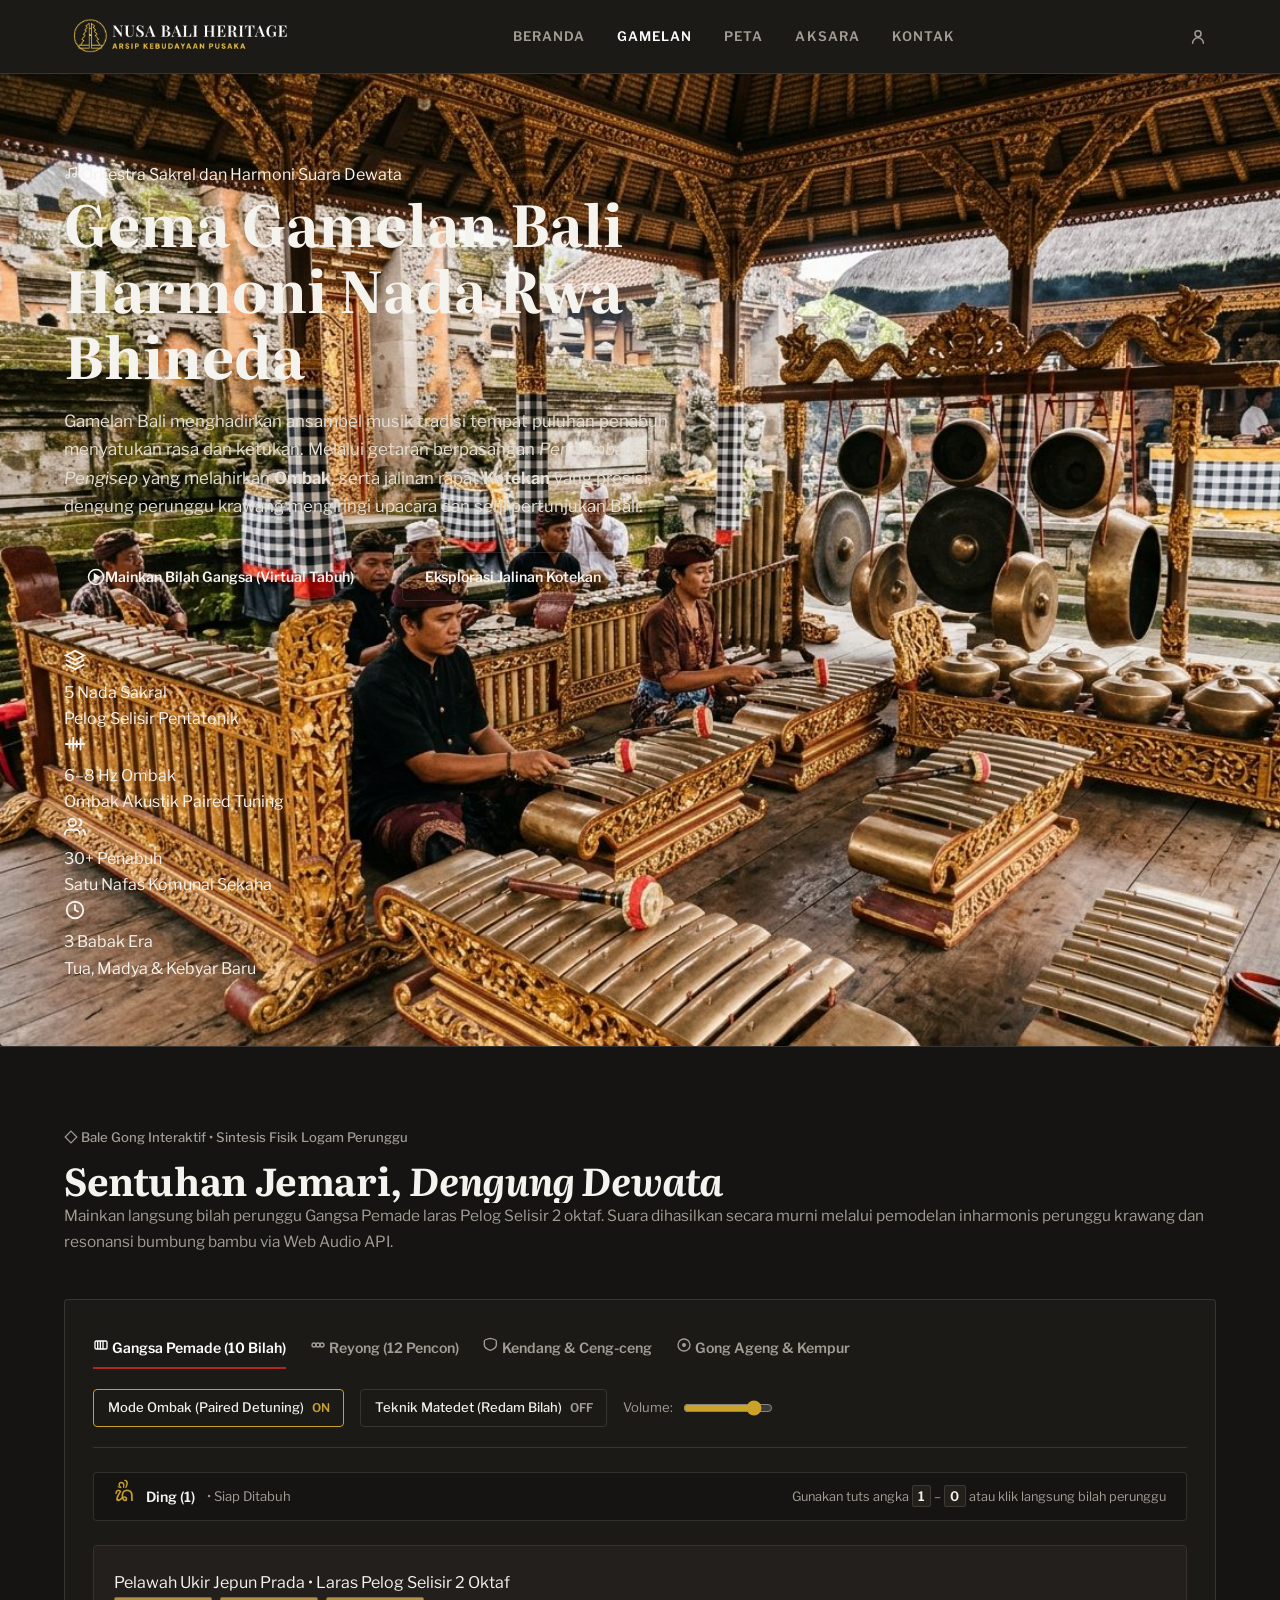
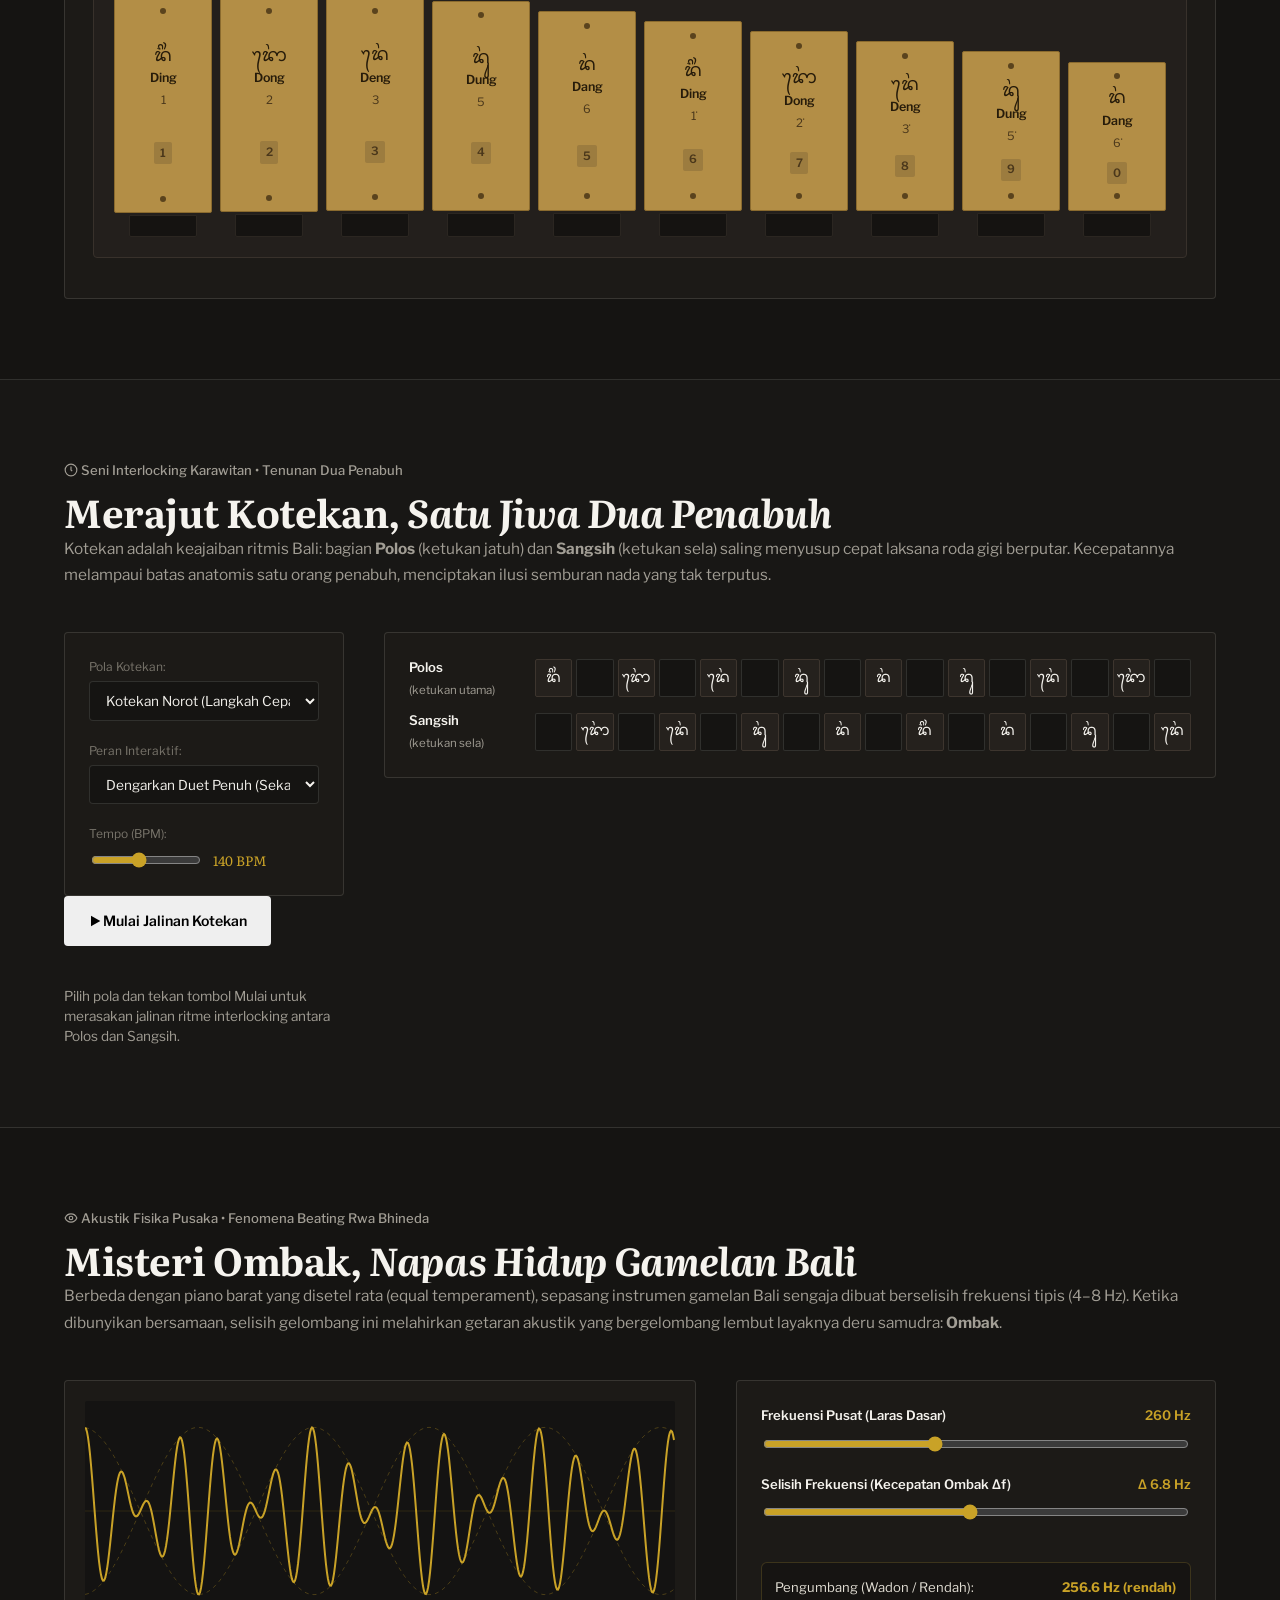
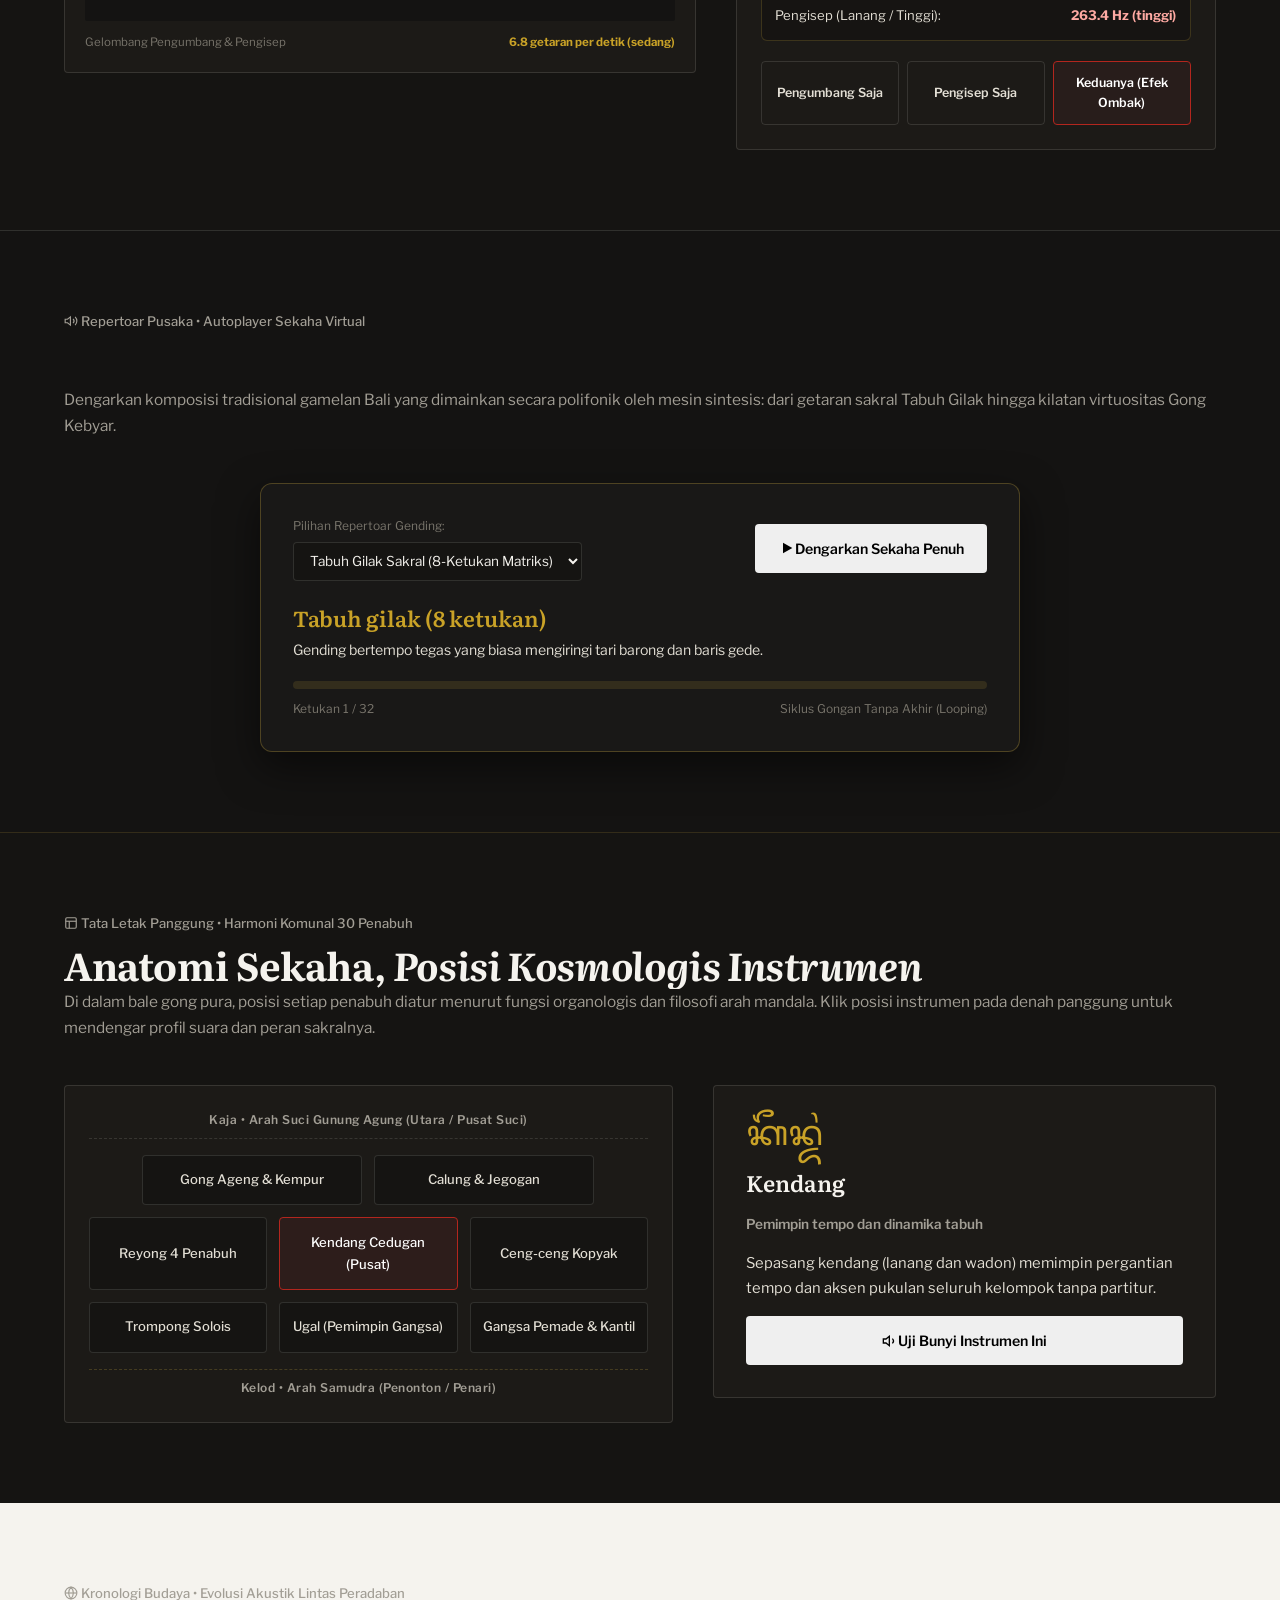
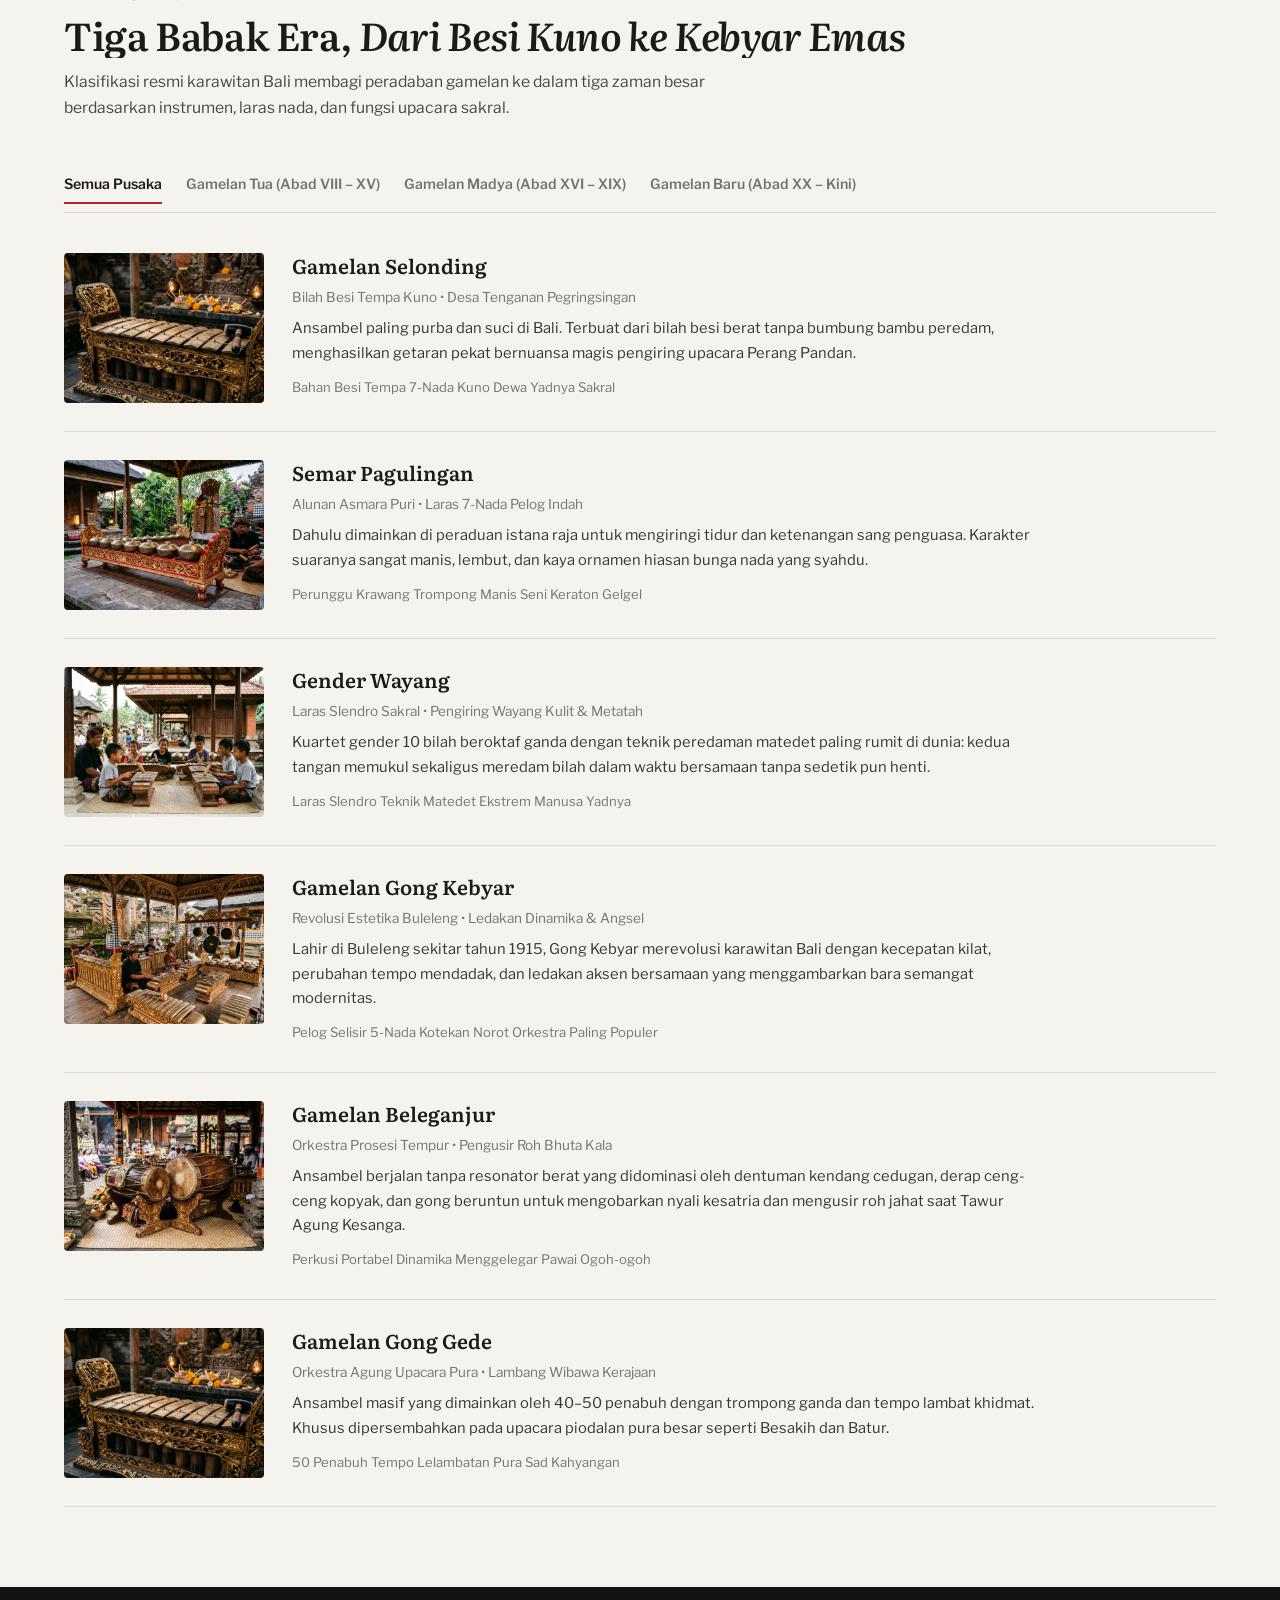
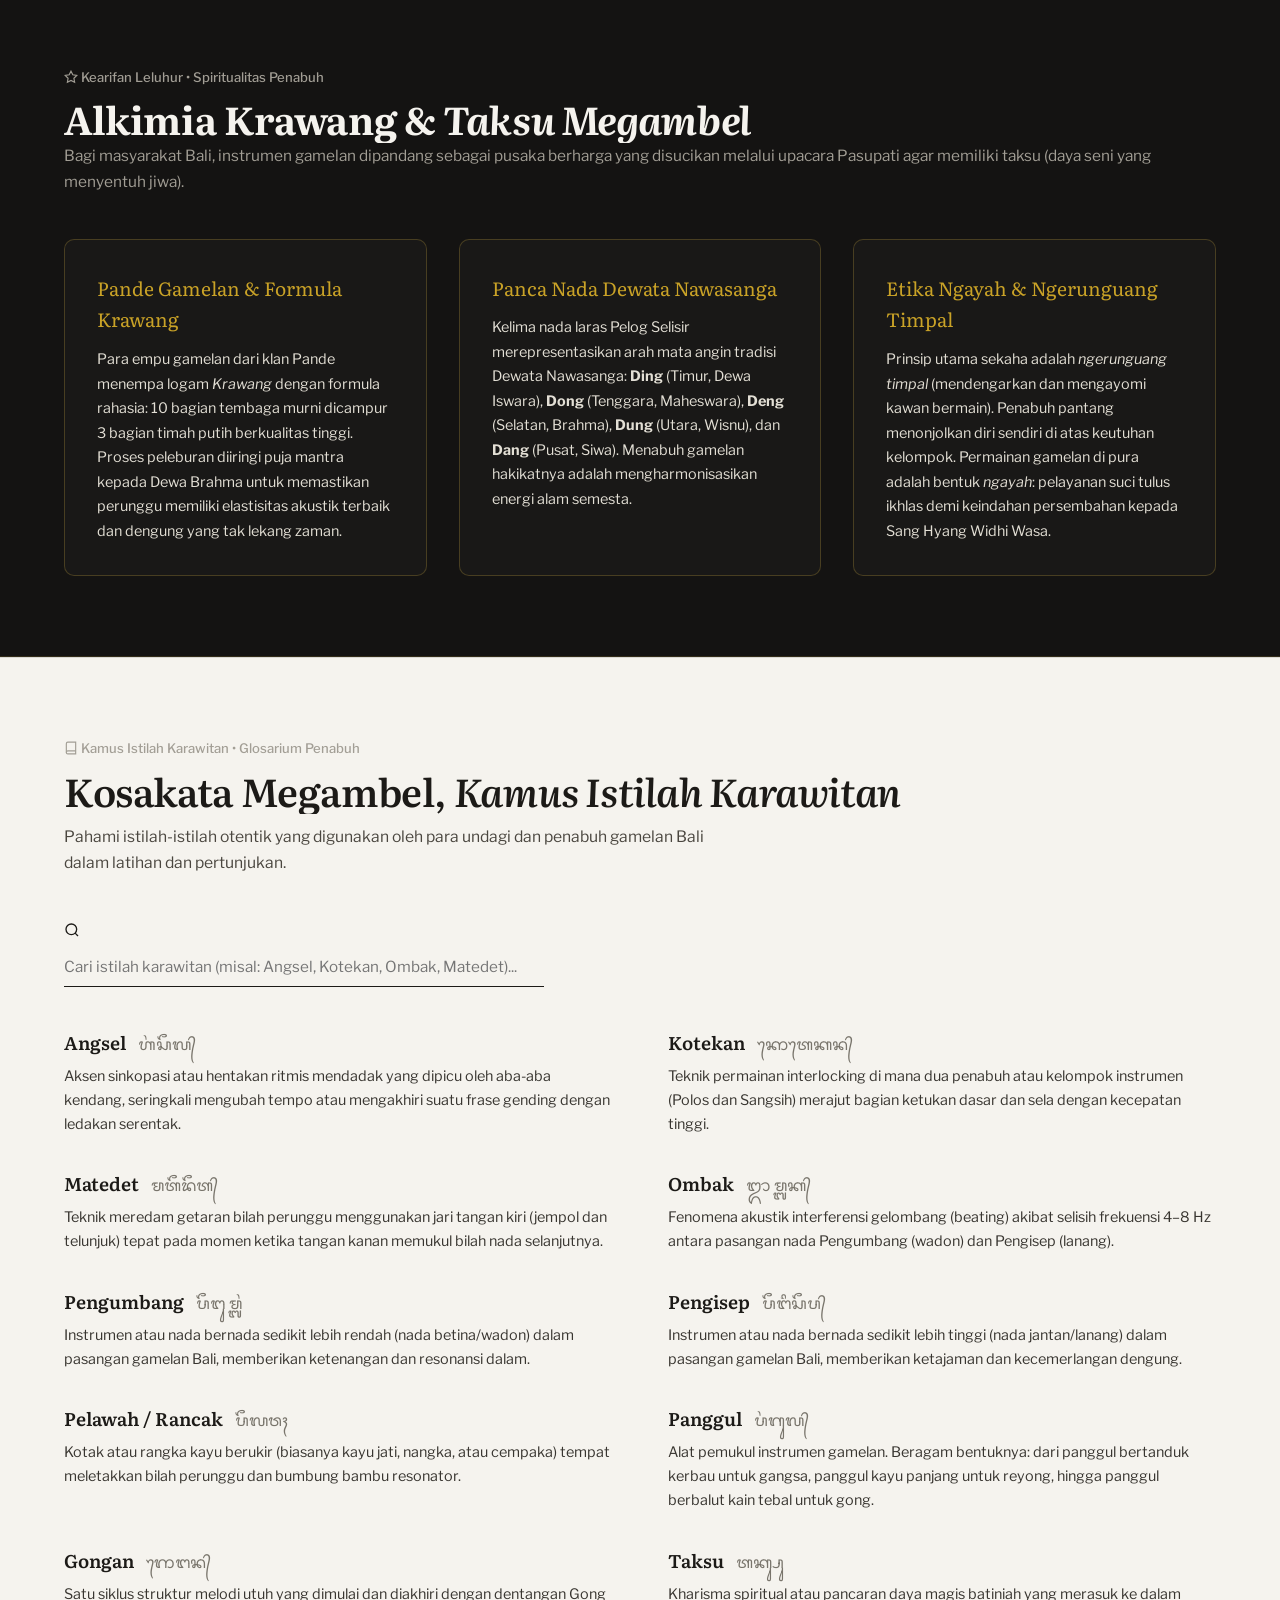
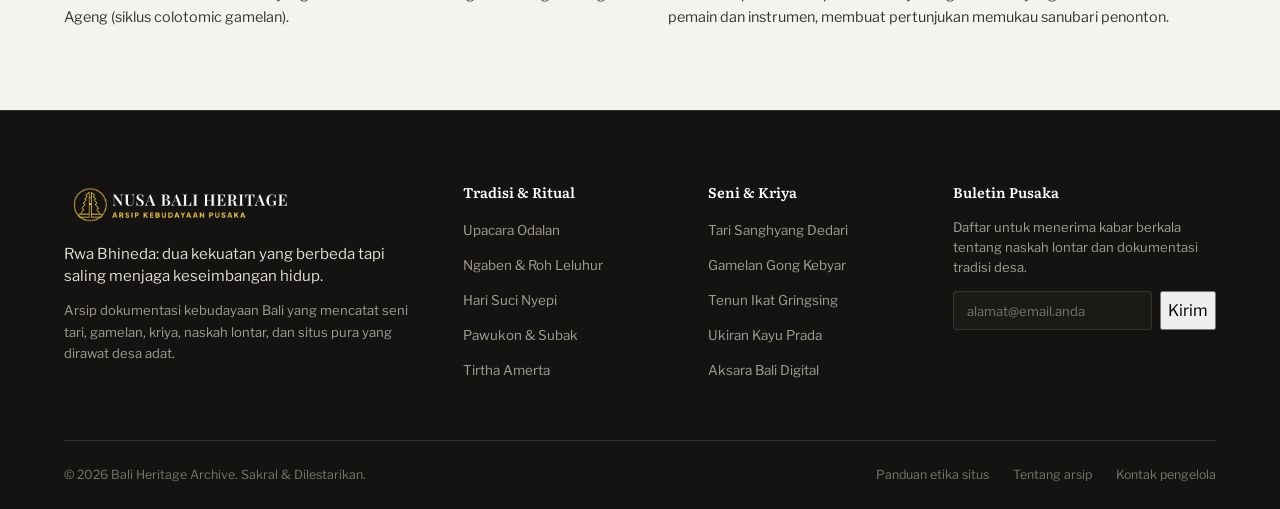
<file: gamelan.orig.html>
<!DOCTYPE html>
<html lang="id">

<head>
  <meta charset="UTF-8">
  <meta name="viewport" content="width=device-width, initial-scale=1.0">
  <title>Gema Gamelan Bali: Orkestra Sakral dan Dinamika Tradisi | Nusa Bali Heritage</title>
  <meta name="description"
    content="Arsip kuratorial dan studio interaktif Gamelan Bali: mainkan bilah perunggu Gangsa Pemade laras Pelog Selisir, eksplorasi fenomena akustik Ombak Pengumbang-Pengisep, dan pelajari seni interlocking Kotekan.">

  <link rel="preconnect" href="https://fonts.googleapis.com">
  <link rel="preconnect" href="https://fonts.gstatic.com" crossorigin>
  <link
    href="https://fonts.googleapis.com/css2?family=Libre+Franklin:wght@400;500;600&family=Literata:wght@600;700&family=Noto+Sans+Balinese&display=swap"
    rel="stylesheet">

  <link rel="stylesheet" href="assets/css/fonts.css">
  <link rel="stylesheet" href="assets/css/gamelan.css">
</head>

<body>

  <header class="site-header" id="siteHeader">
    <div class="container">
      <a href="index.html#beranda" class="brand">
        <img class="brand__logo-img" src="assets/images/logo/logo-tulisan.png"
          alt="Nusa Bali Heritage: Arsip Kebudayaan Pusaka">
      </a>

      <nav class="nav-links" aria-label="Navigasi utama">
        <a href="index.html#beranda">Beranda</a>
        <a href="gamelan.html" aria-current="page">Gamelan</a>
        <a href="peta.html">Peta</a>
        <a href="aksara.html">Aksara</a>
        <a href="#kontak">Kontak</a>
      </nav>

      <div class="nav-actions">
        <button class="nav-account-btn" type="button" id="userAccountBtn" aria-label="Akun pengguna">
          <svg viewBox="0 0 24 24" fill="none" stroke="currentColor" stroke-width="1.8" aria-hidden="true">
            <circle cx="12" cy="8" r="3.6" />
            <path d="M5.5 19.5c0-3.6 2.9-6.5 6.5-6.5s6.5 2.9 6.5 6.5" stroke-linecap="round" />
          </svg>
        </button>
        <button class="nav-toggle" type="button" aria-label="Buka menu" id="navToggle" aria-expanded="false"
          aria-controls="mobileNav">
          <svg viewBox="0 0 24 24" fill="none" stroke="currentColor" stroke-width="1.8">
            <path d="M4 7h16M4 12h16M4 17h16" />
          </svg>
        </button>
      </div>
    </div>

    <nav class="mobile-nav" id="mobileNav" aria-label="Navigasi mobile" hidden>
      <a href="index.html#beranda">Beranda</a>
      <a href="gamelan.html" aria-current="page">Gamelan</a>
      <a href="peta.html">Peta</a>
      <a href="aksara.html">Aksara</a>
      <a href="#kontak">Kontak</a>
    </nav>
  </header>

  <main>

    <section class="gamelan-hero" id="hero">
      <div class="gamelan-hero__bg media-frame" aria-hidden="true">
        <img src="assets/images/gamelan/gong-kebyar-purwa-rancak.jpg" alt="Ansambel Gong Kebyar Purwa Rancak"
          onerror="this.style.display='none'">
      </div>

      <div class="container">
        <div class="gamelan-hero__content">
          <p class="eyebrow-gamelan">
            <svg viewBox="0 0 24 24" fill="none" stroke="currentColor" stroke-width="2" width="14" height="14"
              aria-hidden="true">
              <path d="M9 18V5l12-2v13"></path>
              <circle cx="6" cy="18" r="3"></circle>
              <circle cx="18" cy="16" r="3"></circle>
            </svg>
            Orkestra Sakral dan Harmoni Suara Dewata
          </p>
          <h1 class="gamelan-hero__title">
            Gema Gamelan Bali
            <span class="accent-italic">Harmoni Nada Rwa Bhineda</span>
          </h1>
          <p class="gamelan-hero__desc">
            Gamelan Bali menghadirkan ansambel musik tradisi tempat puluhan penabuh menyatukan rasa dan ketukan. Melalui getaran berpasangan <em>Pengumbang-Pengisep</em> yang melahirkan <strong>Ombak</strong>, serta jalinan rapat <strong>Kotekan</strong> yang presisi, dengung perunggu krawang mengiringi upacara dan seni pertunjukan Bali.
          </p>

          <div class="gamelan-hero__actions">
            <a href="#bale-tabuh" class="btn btn--gold">
              <svg viewBox="0 0 24 24" fill="none" stroke="currentColor" stroke-width="2" width="18" height="18"
                aria-hidden="true">
                <circle cx="12" cy="12" r="10" />
                <polygon points="10 8 16 12 10 16 10 8" fill="currentColor" />
              </svg>
              <span>Mainkan Bilah Gangsa (Virtual Tabuh)</span>
            </a>
            <a href="#studio-kotekan" class="btn btn--outline">
              <span>Eksplorasi Jalinan Kotekan</span>
            </a>
          </div>

          <div class="stats-bar--gamelan">
            <div class="stat-pill">
              <svg class="stat-pill__icon" viewBox="0 0 24 24" fill="none" stroke="currentColor" stroke-width="2" width="22" height="22"
                aria-hidden="true">
                <path d="M12 2L2 7l10 5 10-5-10-5zM2 17l10 5 10-5M2 12l10 5 10-5" />
              </svg>
              <div>
                <div class="stat-pill__value">5 Nada Sakral</div>
                <div class="stat-pill__label">Pelog Selisir Pentatonik</div>
              </div>
            </div>
            <div class="stat-pill">
              <svg class="stat-pill__icon" viewBox="0 0 24 24" fill="none" stroke="currentColor" stroke-width="2" width="22" height="22"
                aria-hidden="true">
                <path d="M2 12h20M6 8v8M10 5v14M14 9v6M18 6v12" stroke-linecap="round" />
              </svg>
              <div>
                <div class="stat-pill__value">6–8 Hz Ombak</div>
                <div class="stat-pill__label">Ombak Akustik Paired Tuning</div>
              </div>
            </div>
            <div class="stat-pill">
              <svg class="stat-pill__icon" viewBox="0 0 24 24" fill="none" stroke="currentColor" stroke-width="2" width="22" height="22"
                aria-hidden="true">
                <path d="M17 21v-2a4 4 0 0 0-4-4H5a4 4 0 0 0-4 4v2"></path>
                <circle cx="9" cy="7" r="4"></circle>
                <path d="M23 21v-2a4 4 0 0 0-3-3.87"></path>
                <path d="M16 3.13a4 4 0 0 1 0 7.75"></path>
              </svg>
              <div>
                <div class="stat-pill__value">30+ Penabuh</div>
                <div class="stat-pill__label">Satu Nafas Komunal Sekaha</div>
              </div>
            </div>
            <div class="stat-pill">
              <svg class="stat-pill__icon" viewBox="0 0 24 24" fill="none" stroke="currentColor" stroke-width="2" width="22" height="22"
                aria-hidden="true">
                <circle cx="12" cy="12" r="9" />
                <polyline points="12 6 12 12 16 14" />
              </svg>
              <div>
                <div class="stat-pill__value">3 Babak Era</div>
                <div class="stat-pill__label">Tua, Madya &amp; Kebyar Baru</div>
              </div>
            </div>
          </div>
        </div>
      </div>
    </section>

    <section class="bale-tabuh-section" id="bale-tabuh">
      <div class="container">
        <div class="section-head section-head--center">
          <p class="eyebrow">
            <svg viewBox="0 0 24 24" fill="none" stroke="currentColor" stroke-width="2" aria-hidden="true">
              <polygon points="12 2 22 12 12 22 2 12 12 2" />
            </svg>
            Bale Gong Interaktif • Sintesis Fisik Logam Perunggu
          </p>
          <h2 class="section-heading">
            <span>Sentuhan Jemari,</span>
            <span class="accent-italic"><i>Dengung Dewata</i></span>
          </h2>
          <p class="section-desc">
            Mainkan langsung bilah perunggu Gangsa Pemade laras Pelog Selisir 2 oktaf. Suara dihasilkan secara murni
            melalui pemodelan inharmonis perunggu krawang dan resonansi bumbung bambu via Web Audio API.
          </p>
        </div>

        <div class="tabuh-console">
          
          <div class="tabuh-toolbar">
            <div class="inst-tabs" role="tablist" aria-label="Pilihan Instrumen Gamelan">
              <button type="button" class="inst-tab-btn is-active" role="tab" id="tabGangsa" aria-selected="true"
                aria-controls="panelGangsa" data-target-panel="panelGangsa">
                <svg viewBox="0 0 24 24" fill="none" stroke="currentColor" stroke-width="2" width="16" height="16">
                  <rect x="3" y="6" width="18" height="12" rx="2" />
                  <line x1="7" y1="6" x2="7" y2="18" />
                  <line x1="11" y1="6" x2="11" y2="18" />
                  <line x1="15" y1="6" x2="15" y2="18" />
                </svg>
                Gangsa Pemade (10 Bilah)
              </button>
              <button type="button" class="inst-tab-btn" role="tab" id="tabReyong" aria-selected="false"
                aria-controls="panelReyong" data-target-panel="panelReyong">
                <svg viewBox="0 0 24 24" fill="none" stroke="currentColor" stroke-width="2" width="16" height="16">
                  <circle cx="6" cy="12" r="3" />
                  <circle cx="12" cy="12" r="3" />
                  <circle cx="18" cy="12" r="3" />
                </svg>
                Reyong (12 Pencon)
              </button>
              <button type="button" class="inst-tab-btn" role="tab" id="tabRhythm" aria-selected="false"
                aria-controls="panelRhythm" data-target-panel="panelRhythm">
                <svg viewBox="0 0 24 24" fill="none" stroke="currentColor" stroke-width="2" width="16" height="16">
                  <path d="M2 12c0 5 9 8 9 8s9-3 9-8V6c0-2-9-4-9-4S2 4 2 6v6z" />
                </svg>
                Kendang &amp; Ceng-ceng
              </button>
              <button type="button" class="inst-tab-btn" role="tab" id="tabGong" aria-selected="false"
                aria-controls="panelGong" data-target-panel="panelGong">
                <svg viewBox="0 0 24 24" fill="none" stroke="currentColor" stroke-width="2" width="16" height="16">
                  <circle cx="12" cy="12" r="9" />
                  <circle cx="12" cy="12" r="2" fill="currentColor" />
                </svg>
                Gong Ageng &amp; Kempur
              </button>
            </div>

            <div class="tabuh-controls">
              
              <button type="button" class="toggle-pill-btn is-active" id="ombakToggle" aria-pressed="true"
                title="Aktifkan simulasi pasangan Pengumbang & Pengisep untuk menghasilkan efek vibrasi ombak">
                <span>Mode Ombak (Paired Detuning)</span>
                <span class="status-dot">ON</span>
              </button>

              <button type="button" class="toggle-pill-btn" id="matedetToggle" aria-pressed="false"
                title="Teknik meredam getaran bilah sesaat sebelum memukul bilah berikutnya">
                <span>Teknik Matedet (Redam Bilah)</span>
                <span class="status-dot">OFF</span>
              </button>

              <div class="volume-control">
                <label for="gamelanVolume">Volume:</label>
                <input type="range" id="gamelanVolume" min="0" max="1" step="0.05" value="0.85"
                  aria-label="Volume Instrumen">
              </div>
            </div>
          </div>

          <div class="tabuh-status-bar">
            <div class="note-display-pill" id="currentNoteDisplay">
              <span class="note-pill__aksara">ᬤᬶᬂ</span>
              <span class="note-pill__name">Ding (1)</span>
              <span class="note-pill__cosmic">• Siap Ditabuh</span>
            </div>
            <div class="tabuh-hint-key">
              Gunakan tuts angka <code>1</code> – <code>0</code> atau klik langsung bilah perunggu
            </div>
          </div>

          <div class="inst-panel" id="panelGangsa" role="tabpanel" aria-labelledby="tabGangsa">
            <div class="rancak-frame">
              <span class="rancak-decor">Pelawah Ukir Jepun Prada • Laras Pelog Selisir 2 Oktaf</span>
              <div class="gangsa-keys-container" id="gangsaKeysContainer" aria-label="Bilah Gangsa Pemade">
                
              </div>
            </div>
          </div>

          <div class="inst-panel" id="panelReyong" role="tabpanel" aria-labelledby="tabReyong" hidden>
            <div class="reyong-frame">
              <span class="rancak-decor">Pencon Perunggu Krawang • 4 Penabuh Berderet (Tuts Z s/d L)</span>
              <div class="reyong-pots-container" id="reyongKeysContainer" aria-label="Pot Reyong">
                
              </div>
            </div>
          </div>

          <div class="inst-panel" id="panelRhythm" role="tabpanel" aria-labelledby="tabRhythm" hidden>
            <div class="rhythm-grid">
              <button type="button" class="rhythm-pad" id="padKendangDug">
                <svg class="rhythm-pad__icon" viewBox="0 0 24 24" fill="none" stroke="currentColor" stroke-width="1.8">
                  <ellipse cx="12" cy="7" rx="9" ry="4" />
                  <path d="M3 7v10c0 2.2 4 4 9 4s9-1.8 9-4V7" />
                </svg>
                <div class="rhythm-pad__title">Kendang: Dug / Pung</div>
                <div class="rhythm-pad__sub">Tepukan Kulit Rendah (Bass Membran)</div>
              </button>

              <button type="button" class="rhythm-pad" id="padKendangPlak">
                <svg class="rhythm-pad__icon" viewBox="0 0 24 24" fill="none" stroke="currentColor" stroke-width="1.8">
                  <ellipse cx="12" cy="7" rx="9" ry="4" />
                  <path d="M3 7v10c0 2.2 4 4 9 4s9-1.8 9-4V7" />
                  <line x1="8" y1="5" x2="16" y2="9" stroke-width="2.5" />
                </svg>
                <div class="rhythm-pad__title">Kendang: Tak / Plak</div>
                <div class="rhythm-pad__sub">Tebasan Kering Sisi Rim (Aksen Cepat)</div>
              </button>

              <button type="button" class="rhythm-pad" id="padCengCrash">
                <svg class="rhythm-pad__icon" viewBox="0 0 24 24" fill="none" stroke="currentColor" stroke-width="1.8">
                  <circle cx="12" cy="12" r="9" />
                  <path d="M12 3v18M3 12h18" stroke-dasharray="2 2" />
                </svg>
                <div class="rhythm-pad__title">Ceng-ceng: Crash</div>
                <div class="rhythm-pad__sub">Benturan Simbal Terbuka (Aksen Kebyar)</div>
              </button>

              <button type="button" class="rhythm-pad" id="padCengChoke">
                <svg class="rhythm-pad__icon" viewBox="0 0 24 24" fill="none" stroke="currentColor" stroke-width="1.8">
                  <circle cx="12" cy="12" r="9" />
                  <rect x="9" y="9" width="6" height="6" fill="currentColor" />
                </svg>
                <div class="rhythm-pad__title">Ceng-ceng: Choke</div>
                <div class="rhythm-pad__sub">Tepukan Simbal Meredam (Sinkopasi Rapat)</div>
              </button>
            </div>
          </div>

          <div class="inst-panel" id="panelGong" role="tabpanel" aria-labelledby="tabGong" hidden>
            <div class="gong-stage">
              <button type="button" class="gong-ageng-visual" id="padGongAgeng" aria-label="Bunyikan Gong Ageng (Spasi)">
                <div class="gong-ageng-boss"></div>
              </button>
              <div style="text-align: center;">
                <h4 style="font-size: 1.2rem; color: var(--c-gold); margin-bottom: 0.25rem;">Gong Ageng (Nawasanga 54 Hz)</h4>
                <p style="font-size: 0.85rem; color: var(--c-sand);">Klik gong atau tekan tombol <kbd>Spasi</kbd> untuk menggetarkan dengung sub-bass pembuka siklus gongan</p>
              </div>

              <div style="margin-top: 1rem;">
                <button type="button" class="btn btn--outline" id="padGongKempur">
                  Bunyikan Gong Kempur (118 Hz)
                </button>
              </div>
            </div>
          </div>

        </div>
      </div>
    </section>

    <section class="kotekan-studio-section" id="studio-kotekan">
      <div class="container">
        <div class="section-head section-head--center">
          <p class="eyebrow">
            <svg viewBox="0 0 24 24" fill="none" stroke="currentColor" stroke-width="2" aria-hidden="true">
              <circle cx="12" cy="12" r="10"></circle>
              <polyline points="12 6 12 12 14 14"></polyline>
            </svg>
            Seni Interlocking Karawitan • Tenunan Dua Penabuh
          </p>
          <h2 class="section-heading">
            <span>Merajut Kotekan,</span>
            <span class="accent-italic"><i>Satu Jiwa Dua Penabuh</i></span>
          </h2>
          <p class="section-desc">
            Kotekan adalah keajaiban ritmis Bali: bagian <strong>Polos</strong> (ketukan jatuh) dan <strong>Sangsih</strong> (ketukan sela)
            saling menyusup cepat laksana roda gigi berputar. Kecepatannya melampaui batas anatomis satu orang penabuh,
            menciptakan ilusi semburan nada yang tak terputus.
          </p>
        </div>

        <div class="kotekan-wrapper">
          <div class="kotekan-header-bar">
            <div class="kotekan-controls-group">
              <div>
                <label for="kotekanPatternSelect" style="display:block; font-size:0.75rem; color:var(--c-muted); margin-bottom:0.3rem;">Pola Kotekan:</label>
                <select id="kotekanPatternSelect" class="kotekan-select">
                  <option value="norot">Kotekan Norot (Langkah Cepat Bertingkat)</option>
                  <option value="telu">Kotekan Telu (Tiga Nada Mengalir)</option>
                  <option value="empat">Kotekan Empat (Sinkopasi Meledak)</option>
                </select>
              </div>

              <div>
                <label for="kotekanRoleSelect" style="display:block; font-size:0.75rem; color:var(--c-muted); margin-bottom:0.3rem;">Peran Interaktif:</label>
                <select id="kotekanRoleSelect" class="kotekan-select">
                  <option value="duet">Dengarkan Duet Penuh (Sekaha)</option>
                  <option value="user_polos">Saya Mainkan Polos (Sistem Mainkan Sangsih)</option>
                  <option value="user_sangsih">Saya Mainkan Sangsih (Sistem Mainkan Polos)</option>
                </select>
              </div>

              <div>
                <label for="kotekanTempo" style="display:block; font-size:0.75rem; color:var(--c-muted); margin-bottom:0.3rem;">Tempo (BPM):</label>
                <div style="display:flex; align-items:center; gap:0.6rem;">
                  <input type="range" id="kotekanTempo" min="80" max="220" value="140" style="accent-color:var(--c-gold); width:110px;">
                  <span id="kotekanTempoVal" style="font-family:var(--ff-display); font-size:0.85rem; color:var(--c-gold); min-width:65px;">140 BPM</span>
                </div>
              </div>
            </div>

            <div>
              <button type="button" class="btn btn--gold" id="playKotekanBtn">
                <svg viewBox="0 0 24 24" fill="currentColor" class="btn-icon" width="16" height="16" aria-hidden="true">
                  <polygon points="6 4 20 12 6 20 6 4"/>
                </svg>
                <span>Mulai Jalinan Kotekan</span>
              </button>
            </div>
          </div>

          <div class="kotekan-matrix" id="kotekanMatrixGrid" aria-label="Visual Sequencer Matriks Kotekan">
            
          </div>

          <p class="kotekan-status-feedback" id="kotekanStatusFeedback">
            Pilih pola dan tekan tombol Mulai untuk merasakan jalinan ritme interlocking antara Polos dan Sangsih.
          </p>
        </div>
      </div>
    </section>

    <section class="ombak-lab-section" id="lab-ombak">
      <div class="container">
        <div class="section-head section-head--center">
          <p class="eyebrow">
            <svg viewBox="0 0 24 24" fill="none" stroke="currentColor" stroke-width="2" aria-hidden="true">
              <path d="M2 12s3-7 10-7 10 7 10 7-3 7-10 7-10-7-10-7z"></path>
              <circle cx="12" cy="12" r="3"></circle>
            </svg>
            Akustik Fisika Pusaka • Fenomena Beating Rwa Bhineda
          </p>
          <h2 class="section-heading">
            <span>Misteri Ombak,</span>
            <span class="accent-italic"><i>Napas Hidup Gamelan Bali</i></span>
          </h2>
          <p class="section-desc">
            Berbeda dengan piano barat yang disetel rata (equal temperament), sepasang instrumen gamelan Bali sengaja dibuat
            berselisih frekuensi tipis (4–8 Hz). Ketika dibunyikan bersamaan, selisih gelombang ini melahirkan getaran akustik
            yang bergelombang lembut layaknya deru samudra: <strong>Ombak</strong>.
          </p>
        </div>

        <div class="ombak-grid">
          <div class="canvas-frame">
            <canvas id="ombakWaveCanvas" width="600" height="220" aria-label="Visualisasi Gelombang Superposisi Akustik Ombak"></canvas>
            <div style="display:flex; justify-content:space-between; margin-top:0.75rem; font-size:0.72rem; color:var(--c-muted);">
              <span>Gelombang Pengumbang &amp; Pengisep</span>
              <span id="ombakBeatRateDisplay" style="color:var(--c-gold); font-weight:700;">6.8 Getaran / Detik • Karakter: Dinamis (Gong Kebyar)</span>
            </div>
          </div>

          <div class="ombak-controls-card">
            <div class="ombak-param">
              <div class="ombak-param__header">
                <span class="ombak-param__label">Frekuensi Pusat (Laras Dasar)</span>
                <span class="ombak-param__val" id="ombakBaseFreqVal">260 Hz</span>
              </div>
              <input type="range" id="ombakBaseFreq" min="200" max="350" value="260" step="1"
                aria-label="Frekuensi Pusat Laras Dasar">
            </div>

            <div class="ombak-param">
              <div class="ombak-param__header">
                <span class="ombak-param__label">Selisih Frekuensi (Kecepatan Ombak Δf)</span>
                <span class="ombak-param__val" id="ombakDeltaFreqVal">Δ 6.8 Hz</span>
              </div>
              <input type="range" id="ombakDeltaFreq" min="0" max="14" value="6.8" step="0.2"
                aria-label="Selisih Frekuensi Kecepatan Ombak">
            </div>

            <div style="background:rgba(20,19,18,0.7); border:1px solid rgba(236,194,70,0.18); border-radius:6px; padding:0.85rem; margin-top:1.25rem;">
              <div style="display:flex; justify-content:space-between; font-size:0.82rem; margin-bottom:0.4rem;">
                <span style="color:var(--c-sand);">Pengumbang (Wadon / Rendah):</span>
                <strong style="color:var(--c-gold);" id="pengumbangHzVal">256.6 Hz</strong>
              </div>
              <div style="display:flex; justify-content:space-between; font-size:0.82rem;">
                <span style="color:var(--c-sand);">Pengisep (Lanang / Tinggi):</span>
                <strong style="color:#FFAAA3;" id="pengisepHzVal">263.4 Hz</strong>
              </div>
            </div>

            <div class="ombak-action-buttons">
              <button type="button" class="ombak-btn" id="btnPlayPengumbang">
                Pengumbang Saja
              </button>
              <button type="button" class="ombak-btn" id="btnPlayPengisep">
                Pengisep Saja
              </button>
              <button type="button" class="ombak-btn is-active" id="btnPlayDuetOmbak">
                Keduanya (Efek Ombak)
              </button>
            </div>
          </div>
        </div>
      </div>
    </section>

    <section class="section" id="gending-bali" style="background:#141312; border-bottom:1px solid rgba(236,194,70,0.14);">
      <div class="container">
        <div class="section-head section-head--center">
          <p class="eyebrow">
            <svg viewBox="0 0 24 24" fill="none" stroke="currentColor" stroke-width="2" aria-hidden="true">
              <polygon points="11 5 6 9 2 9 2 15 6 15 11 19 11 5"></polygon>
              <path d="M19.07 4.93a10 10 0 0 1 0 14.14M15.54 8.46a5 5 0 0 1 0 7.07"></path>
            </svg>
            Repertoar Pusaka • Autoplayer Sekaha Virtual
          </p>
          <h2 class="section-heading">
            <span>Gema Gending,</span>
            <span class="accent-italic"><i>Melintasi Siklus Karawitan</i></span>
          </h2>
          <p class="section-desc">
            Dengarkan komposisi tradisional gamelan Bali yang dimainkan secara polifonik oleh mesin sintesis:
            dari getaran sakral Tabuh Gilak hingga kilatan virtuositas Gong Kebyar.
          </p>
        </div>

        <div style="max-width:760px; margin:0 auto; background:#191817; border:1px solid rgba(236,194,70,0.25); border-radius:12px; padding:2rem; box-shadow:0 15px 40px rgba(0,0,0,0.5);">
          <div style="display:flex; flex-wrap:wrap; justify-content:space-between; align-items:center; gap:1.25rem; margin-bottom:1.5rem;">
            <div>
              <label for="gendingSelect" style="display:block; font-size:0.75rem; color:var(--c-muted); margin-bottom:0.35rem;">Pilihan Repertoar Gending:</label>
              <select id="gendingSelect" class="kotekan-select" style="min-width:260px;">
                <option value="gilak">Tabuh Gilak Sakral (8-Ketukan Matriks)</option>
                <option value="kebyar">Kebyar Kilat &amp; Angsel Meledak</option>
                <option value="sekar">Sekar Gadung (Lelambatan Suci)</option>
              </select>
            </div>

            <button type="button" class="btn btn--gold" id="playGendingBtn">
              <svg viewBox="0 0 24 24" fill="currentColor" class="btn-icon" width="16" height="16" aria-hidden="true">
                <polygon points="6 4 20 12 6 20 6 4"/>
              </svg>
              <span>Dengarkan Sekaha Penuh</span>
            </button>
          </div>

          <div style="margin-bottom:1.25rem;">
            <h3 id="gendingCurrentTitle" style="font-size:1.35rem; color:var(--c-gold); margin-bottom:0.4rem;">Tabuh Gilak Sakral (8-Ketukan Matriks)</h3>
            <p id="gendingCurrentDesc" style="font-size:0.88rem; line-height:1.65; color:var(--c-sand);">
              Gending agung dengan tempo tegas berwibawa yang mengiringi tarian Barong, Baris Gede, dan prosesi suci Ida Bhatara.
            </p>
          </div>

          <div style="background:rgba(236,194,70,0.12); border-radius:999px; height:8px; overflow:hidden; margin-bottom:0.6rem;">
            <div id="gendingProgressFill" style="background:var(--c-gold); width:0%; height:100%; transition:width 0.1s linear;"></div>
          </div>
          <div style="display:flex; justify-content:space-between; font-size:0.75rem; color:var(--c-muted);">
            <span id="gendingTimerText">Ketukan 1 / 32</span>
            <span>Siklus Gongan Tanpa Akhir (Looping)</span>
          </div>
        </div>
      </div>
    </section>

    <section class="spatial-section" id="denah-sekaha">
      <div class="container">
        <div class="section-head section-head--center">
          <p class="eyebrow">
            <svg viewBox="0 0 24 24" fill="none" stroke="currentColor" stroke-width="2" aria-hidden="true">
              <rect x="3" y="3" width="18" height="18" rx="2" ry="2"></rect>
              <line x1="3" y1="9" x2="21" y2="9"></line>
              <line x1="9" y1="21" x2="9" y2="9"></line>
            </svg>
            Tata Letak Panggung • Harmoni Komunal 30 Penabuh
          </p>
          <h2 class="section-heading">
            <span>Anatomi Sekaha,</span>
            <span class="accent-italic"><i>Posisi Kosmologis Instrumen</i></span>
          </h2>
          <p class="section-desc">
            Di dalam bale gong pura, posisi setiap penabuh diatur menurut fungsi organologis dan filosofi arah mandala.
            Klik posisi instrumen pada denah panggung untuk mendengar profil suara dan peran sakralnya.
          </p>
        </div>

        <div class="spatial-grid">
          <div class="stage-diagram">
            <div class="stage-altar-label">Kaja • Arah Suci Gunung Agung (Utara / Pusat Suci)</div>

            <div class="stage-rows">
              
              <div class="stage-row">
                <button type="button" class="stage-spot" data-role="gong">
                  <span>Gong Ageng &amp; Kempur</span>
                </button>
                <button type="button" class="stage-spot" data-role="calung">
                  <span>Calung &amp; Jegogan</span>
                </button>
              </div>

              <div class="stage-row">
                <button type="button" class="stage-spot" data-role="reyong">
                  <span>Reyong 4 Penabuh</span>
                </button>
                <button type="button" class="stage-spot is-selected" data-role="kendang">
                  <span>Kendang Cedugan (Pusat)</span>
                </button>
                <button type="button" class="stage-spot" data-role="cengceng">
                  <span>Ceng-ceng Kopyak</span>
                </button>
              </div>

              <div class="stage-row">
                <button type="button" class="stage-spot" data-role="trompong">
                  <span>Trompong Solois</span>
                </button>
                <button type="button" class="stage-spot" data-role="ugal">
                  <span>Ugal (Pemimpin Gangsa)</span>
                </button>
                <button type="button" class="stage-spot" data-role="pemade">
                  <span>Gangsa Pemade &amp; Kantil</span>
                </button>
              </div>
            </div>

            <div class="stage-altar-label" style="border-top:1px dashed rgba(236,194,70,0.2); border-bottom:none; padding-top:0.5rem; padding-bottom:0;">
              Kelod • Arah Samudra (Penonton / Penari)
            </div>
          </div>

          <div class="spatial-detail-card" id="spatialDetailCard">
            <div class="spatial-aksara">ᬓᭂᬦ᭄ᬤᬂ</div>
            <h3 class="spatial-title">Kendang Bali (Lanang &amp; Wadon)</h3>
            <p class="spatial-kicker">Konduktor Ritmis &amp; Pengendali Dinamika Gending</p>
            <p class="spatial-desc">
              Kendang adalah "jantung" gamelan Bali. Dua penabuh kendang (Kendang Cedugan atau Gupekan) memimpin seluruh
              pergantian tempo, aksen angsel, dan dinamika sekaha tanpa bantuan partitur atau konduktor berdiri.
            </p>
            <button type="button" class="btn btn--gold" id="spatialAuditionBtn">
              <svg viewBox="0 0 24 24" fill="none" stroke="currentColor" stroke-width="2" width="16" height="16" aria-hidden="true">
                <polygon points="11 5 6 9 2 9 2 15 6 15 11 19 11 5"></polygon>
                <path d="M15.54 8.46a5 5 0 0 1 0 7.07"></path>
              </svg>
              <span>Uji Bunyi Instrumen Ini</span>
            </button>
          </div>
        </div>
      </div>
    </section>

    <section class="era-section" id="tiga-era">
      <div class="container">
        <div class="section-head section-head--center">
          <p class="eyebrow">
            <svg viewBox="0 0 24 24" fill="none" stroke="currentColor" stroke-width="2" aria-hidden="true">
              <circle cx="12" cy="12" r="10"></circle>
              <line x1="2" y1="12" x2="22" y2="12"></line>
              <path d="M12 2a15.3 15.3 0 0 1 4 10 15.3 15.3 0 0 1-4 10 15.3 15.3 0 0 1-4-10 15.3 15.3 0 0 1 4-10z"></path>
            </svg>
            Kronologi Budaya • Evolusi Akustik Lintas Peradaban
          </p>
          <h2 class="section-heading">
            <span>Tiga Babak Era,</span>
            <span class="accent-italic"><i>Dari Besi Kuno ke Kebyar Emas</i></span>
          </h2>
          <p class="section-desc">
            Klasifikasi resmi karawitan Bali membagi peradaban gamelan ke dalam tiga zaman besar berdasarkan instrumen,
            laras nada, dan fungsi upacara sakral.
          </p>
        </div>

        <div class="era-chips">
          <button type="button" class="era-chip is-active" data-era="semua">Semua Pusaka</button>
          <button type="button" class="era-chip" data-era="tua">Gamelan Tua (Abad VIII – XV)</button>
          <button type="button" class="era-chip" data-era="madya">Gamelan Madya (Abad XVI – XIX)</button>
          <button type="button" class="era-chip" data-era="baru">Gamelan Baru (Abad XX – Kini)</button>
        </div>

        <div class="era-cards-grid">
          <article class="era-card" data-era="tua">
            <div class="era-card__media">
              <img src="assets/images/gamelan/gangsa-pemade.jpg" alt="Bilah Gamelan Sakral" loading="lazy">
              <span class="era-card__badge">Era Tua • Abad X</span>
            </div>
            <div class="era-card__content">
              <h3 class="era-card__title">Gamelan Selonding</h3>
              <p class="era-card__period">Bilah Besi Tempa Kuno • Desa Tenganan Pegringsingan</p>
              <p class="era-card__desc">
                Ansambel paling purba dan suci di Bali. Terbuat dari bilah besi berat tanpa bumbung bambu peredam,
                menghasilkan getaran pekat bernuansa magis pengiring upacara Perang Pandan.
              </p>
              <div class="era-card__features">
                <span class="era-card__tag">Bahan Besi Tempa</span>
                <span class="era-card__tag">7-Nada Kuno</span>
                <span class="era-card__tag">Dewa Yadnya Sakral</span>
              </div>
            </div>
          </article>

          <article class="era-card" data-era="madya">
            <div class="era-card__media">
              <img src="assets/images/gamelan/reyong-pencon.jpg" alt="Reyong dan Pencon Semar Pagulingan" loading="lazy">
              <span class="era-card__badge">Era Madya • Abad XVII</span>
            </div>
            <div class="era-card__content">
              <h3 class="era-card__title">Semar Pagulingan</h3>
              <p class="era-card__period">Alunan Asmara Puri • Laras 7-Nada Pelog Indah</p>
              <p class="era-card__desc">
                Dahulu dimainkan di peraduan istana raja untuk mengiringi tidur dan ketenangan sang penguasa.
                Karakter suaranya sangat manis, lembut, dan kaya ornamen hiasan bunga nada yang syahdu.
              </p>
              <div class="era-card__features">
                <span class="era-card__tag">Perunggu Krawang</span>
                <span class="era-card__tag">Trompong Manis</span>
                <span class="era-card__tag">Seni Keraton Gelgel</span>
              </div>
            </div>
          </article>

          <article class="era-card" data-era="madya">
            <div class="era-card__media">
              <img src="assets/images/galeri/anak-gamelan.jpg" alt="Penabuh Gamelan Gender Wayang" loading="lazy">
              <span class="era-card__badge">Era Madya • Abad XVI</span>
            </div>
            <div class="era-card__content">
              <h3 class="era-card__title">Gender Wayang</h3>
              <p class="era-card__period">Laras Slendro Sakral • Pengiring Wayang Kulit &amp; Metatah</p>
              <p class="era-card__desc">
                Kuartet gender 10 bilah beroktaf ganda dengan teknik peredaman matedet paling rumit di dunia:
                kedua tangan memukul sekaligus meredam bilah dalam waktu bersamaan tanpa sedetik pun henti.
              </p>
              <div class="era-card__features">
                <span class="era-card__tag">Laras Slendro</span>
                <span class="era-card__tag">Teknik Matedet Ekstrem</span>
                <span class="era-card__tag">Manusa Yadnya</span>
              </div>
            </div>
          </article>

          <article class="era-card" data-era="baru">
            <div class="era-card__media">
              <img src="assets/images/gamelan/gong-kebyar-purwa-rancak.jpg" alt="Ansambel Gong Kebyar Purwa Rancak" loading="lazy">
              <span class="era-card__badge">Era Baru • 1915</span>
            </div>
            <div class="era-card__content">
              <h3 class="era-card__title">Gamelan Gong Kebyar</h3>
              <p class="era-card__period">Revolusi Estetika Buleleng • Ledakan Dinamika &amp; Angsel</p>
              <p class="era-card__desc">
                Lahir di Buleleng sekitar tahun 1915, Gong Kebyar merevolusi karawitan Bali dengan kecepatan kilat,
                perubahan tempo mendadak, dan ledakan aksen bersamaan yang menggambarkan bara semangat modernitas.
              </p>
              <div class="era-card__features">
                <span class="era-card__tag">Pelog Selisir 5-Nada</span>
                <span class="era-card__tag">Kotekan Norot</span>
                <span class="era-card__tag">Orkestra Paling Populer</span>
              </div>
            </div>
          </article>

          <article class="era-card" data-era="baru">
            <div class="era-card__media">
              <img src="assets/images/gamelan/kendang-sepasang.jpg" alt="Kendang dan Ceng-ceng Beleganjur" loading="lazy">
              <span class="era-card__badge">Era Baru • Dinamika Berjalan</span>
            </div>
            <div class="era-card__content">
              <h3 class="era-card__title">Gamelan Beleganjur</h3>
              <p class="era-card__period">Orkestra Prosesi Tempur • Pengusir Roh Bhuta Kala</p>
              <p class="era-card__desc">
                Ansambel berjalan tanpa resonator berat yang didominasi oleh dentuman kendang cedugan, derap ceng-ceng kopyak,
                dan gong beruntun untuk mengobarkan nyali kesatria dan mengusir roh jahat saat Tawur Agung Kesanga.
              </p>
              <div class="era-card__features">
                <span class="era-card__tag">Perkusi Portabel</span>
                <span class="era-card__tag">Dinamika Menggelegar</span>
                <span class="era-card__tag">Pawai Ogoh-ogoh</span>
              </div>
            </div>
          </article>

          <article class="era-card" data-era="madya">
            <div class="era-card__media">
              <img src="assets/images/gamelan/gangsa-pemade.jpg" alt="Gamelan Gong Gede" loading="lazy">
              <span class="era-card__badge">Era Madya • Abad XVI</span>
            </div>
            <div class="era-card__content">
              <h3 class="era-card__title">Gamelan Gong Gede</h3>
              <p class="era-card__period">Orkestra Agung Upacara Pura • Lambang Wibawa Kerajaan</p>
              <p class="era-card__desc">
                Ansambel masif yang dimainkan oleh 40–50 penabuh dengan trompong ganda dan tempo lambat khidmat.
                Khusus dipersembahkan pada upacara piodalan pura besar seperti Besakih dan Batur.
              </p>
              <div class="era-card__features">
                <span class="era-card__tag">50 Penabuh</span>
                <span class="era-card__tag">Tempo Lelambatan</span>
                <span class="era-card__tag">Pura Sad Kahyangan</span>
              </div>
            </div>
          </article>
        </div>
      </div>
    </section>

    <section class="section" id="filosofi-gamelan" style="background:#141312; border-bottom:1px solid rgba(236,194,70,0.14);">
      <div class="container">
        <div class="section-head section-head--center">
          <p class="eyebrow">
            <svg viewBox="0 0 24 24" fill="none" stroke="currentColor" stroke-width="2" aria-hidden="true">
              <polygon points="12 2 15.09 8.26 22 9.27 17 14.14 18.18 21.02 12 17.77 5.82 21.02 7 14.14 2 9.27 8.91 8.26 12 2"></polygon>
            </svg>
            Kearifan Leluhur • Spiritualitas Penabuh
          </p>
          <h2 class="section-heading">
            <span>Alkimia Krawang &amp;</span>
            <span class="accent-italic"><i>Taksu Megambel</i></span>
          </h2>
          <p class="section-desc">
            Bagi masyarakat Bali, instrumen gamelan dipandang sebagai pusaka berharga yang disucikan melalui upacara Pasupati agar memiliki taksu (daya seni yang menyentuh jiwa).
          </p>
        </div>

        <div style="display:grid; grid-template-columns:repeat(auto-fit, minmax(300px, 1fr)); gap:2rem;">
          <div style="background:#191817; border:1px solid rgba(236,194,70,0.22); border-radius:10px; padding:2rem;">
            <div style="font-family:var(--ff-display); font-size:1.2rem; color:var(--c-gold); margin-bottom:0.75rem;">
              Pande Gamelan &amp; Formula Krawang
            </div>
            <p style="font-size:0.9rem; line-height:1.7; color:var(--c-sand);">
              Para empu gamelan dari klan Pande menempa logam <em>Krawang</em> dengan formula rahasia: 10 bagian tembaga murni
              dicampur 3 bagian timah putih berkualitas tinggi. Proses peleburan diiringi puja mantra kepada Dewa Brahma
              untuk memastikan perunggu memiliki elastisitas akustik terbaik dan dengung yang tak lekang zaman.
            </p>
          </div>

          <div style="background:#191817; border:1px solid rgba(236,194,70,0.22); border-radius:10px; padding:2rem;">
            <div style="font-family:var(--ff-display); font-size:1.2rem; color:var(--c-gold); margin-bottom:0.75rem;">
              Panca Nada Dewata Nawasanga
            </div>
            <p style="font-size:0.9rem; line-height:1.7; color:var(--c-sand);">
              Kelima nada laras Pelog Selisir merepresentasikan arah mata angin tradisi Dewata Nawasanga:
              <strong>Ding</strong> (Timur, Dewa Iswara), <strong>Dong</strong> (Tenggara, Maheswara),
              <strong>Deng</strong> (Selatan, Brahma), <strong>Dung</strong> (Utara, Wisnu), dan
              <strong>Dang</strong> (Pusat, Siwa). Menabuh gamelan hakikatnya adalah mengharmonisasikan energi alam semesta.
            </p>
          </div>

          <div style="background:#191817; border:1px solid rgba(236,194,70,0.22); border-radius:10px; padding:2rem;">
            <div style="font-family:var(--ff-display); font-size:1.2rem; color:var(--c-gold); margin-bottom:0.75rem;">
              Etika Ngayah &amp; Ngerunguang Timpal
            </div>
            <p style="font-size:0.9rem; line-height:1.7; color:var(--c-sand);">
              Prinsip utama sekaha adalah <em>ngerunguang timpal</em> (mendengarkan dan mengayomi kawan bermain).
              Penabuh pantang menonjolkan diri sendiri di atas keutuhan kelompok. Permainan gamelan di pura adalah
              bentuk <em>ngayah</em>: pelayanan suci tulus ikhlas demi keindahan persembahan kepada Sang Hyang Widhi Wasa.
            </p>
          </div>
        </div>
      </div>
    </section>

    <section class="glosarium-section" id="glosarium">
      <div class="container">
        <div class="section-head section-head--center">
          <p class="eyebrow">
            <svg viewBox="0 0 24 24" fill="none" stroke="currentColor" stroke-width="2" aria-hidden="true">
              <path d="M4 19.5A2.5 2.5 0 0 1 6.5 17H20"></path>
              <path d="M6.5 2H20v20H6.5A2.5 2.5 0 0 1 4 19.5v-15A2.5 2.5 0 0 1 6.5 2z"></path>
            </svg>
            Kamus Istilah Karawitan • Glosarium Penabuh
          </p>
          <h2 class="section-heading">
            <span>Kosakata Megambel,</span>
            <span class="accent-italic"><i>Kamus Istilah Karawitan</i></span>
          </h2>
          <p class="section-desc">
            Pahami istilah-istilah otentik yang digunakan oleh para undagi dan penabuh gamelan Bali dalam latihan dan pertunjukan.
          </p>
        </div>

        <div class="glosarium-search-wrap">
          <svg class="glosarium-search-icon" viewBox="0 0 24 24" fill="none" stroke="currentColor" stroke-width="2" width="16" height="16">
            <circle cx="11" cy="11" r="8"></circle>
            <line x1="21" y1="21" x2="16.65" y2="16.65"></line>
          </svg>
          <input type="search" class="glosarium-search-input" id="glosariumSearch"
            placeholder="Cari istilah karawitan (misal: Angsel, Kotekan, Ombak, Matedet)..." aria-label="Cari istilah karawitan">
        </div>

        <div class="glosarium-grid" id="glosariumGrid">
          <div class="glosarium-item" data-term="angsel">
            <div class="glosarium-term">Angsel <span class="glosarium-aksara">ᬳᬂᬲᭂᬮ᭄</span></div>
            <p class="glosarium-def">
              Aksen sinkopasi atau hentakan ritmis mendadak yang dipicu oleh aba-aba kendang, seringkali mengubah tempo atau mengakhiri suatu frase gending dengan ledakan serentak.
            </p>
          </div>

          <div class="glosarium-item" data-term="kotekan">
            <div class="glosarium-term">Kotekan <span class="glosarium-aksara">ᬓᭀᬢᬾᬓᬦ᭄</span></div>
            <p class="glosarium-def">
              Teknik permainan interlocking di mana dua penabuh atau kelompok instrumen (Polos dan Sangsih) merajut bagian ketukan dasar dan sela dengan kecepatan tinggi.
            </p>
          </div>

          <div class="glosarium-item" data-term="matedet">
            <div class="glosarium-term">Matedet <span class="glosarium-aksara">ᬫᬢᭂᬤᭂᬢ᭄</span></div>
            <p class="glosarium-def">
              Teknik meredam getaran bilah perunggu menggunakan jari tangan kiri (jempol dan telunjuk) tepat pada momen ketika tangan kanan memukul bilah nada selanjutnya.
            </p>
          </div>

          <div class="glosarium-item" data-term="ombak">
            <div class="glosarium-term">Ombak <span class="glosarium-aksara">ᬒᬫ᭄ᬩᬓ᭄</span></div>
            <p class="glosarium-def">
              Fenomena akustik interferensi gelombang (beating) akibat selisih frekuensi 4–8 Hz antara pasangan nada Pengumbang (wadon) dan Pengisep (lanang).
            </p>
          </div>

          <div class="glosarium-item" data-term="pengumbang">
            <div class="glosarium-term">Pengumbang <span class="glosarium-aksara">ᬧᭂᬗᬸᬫ᭄ᬩᬂ</span></div>
            <p class="glosarium-def">
              Instrumen atau nada bernada sedikit lebih rendah (nada betina/wadon) dalam pasangan gamelan Bali, memberikan ketenangan dan resonansi dalam.
            </p>
          </div>

          <div class="glosarium-item" data-term="pengisep">
            <div class="glosarium-term">Pengisep <span class="glosarium-aksara">ᬧᭂᬗᬶᬲᭂᬧ᭄</span></div>
            <p class="glosarium-def">
              Instrumen atau nada bernada sedikit lebih tinggi (nada jantan/lanang) dalam pasangan gamelan Bali, memberikan ketajaman dan kecemerlangan dengung.
            </p>
          </div>

          <div class="glosarium-item" data-term="pelawah">
            <div class="glosarium-term">Pelawah / Rancak <span class="glosarium-aksara">ᬧᭂᬮᬯᬄ</span></div>
            <p class="glosarium-def">
              Kotak atau rangka kayu berukir (biasanya kayu jati, nangka, atau cempaka) tempat meletakkan bilah perunggu dan bumbung bambu resonator.
            </p>
          </div>

          <div class="glosarium-item" data-term="panggul">
            <div class="glosarium-term">Panggul <span class="glosarium-aksara">ᬧᬂᬕᬸᬮ᭄</span></div>
            <p class="glosarium-def">
              Alat pemukul instrumen gamelan. Beragam bentuknya: dari panggul bertanduk kerbau untuk gangsa, panggul kayu panjang untuk reyong, hingga panggul berbalut kain tebal untuk gong.
            </p>
          </div>

          <div class="glosarium-item" data-term="gongan">
            <div class="glosarium-term">Gongan <span class="glosarium-aksara">ᬕᭀᬗᬦ᭄</span></div>
            <p class="glosarium-def">
              Satu siklus struktur melodi utuh yang dimulai dan diakhiri dengan dentangan Gong Ageng (siklus colotomic gamelan).
            </p>
          </div>

          <div class="glosarium-item" data-term="taksu">
            <div class="glosarium-term">Taksu <span class="glosarium-aksara">ᬢᬓ᭄ᬲᬸ</span></div>
            <p class="glosarium-def">
              Kharisma spiritual atau pancaran daya magis batiniah yang merasuk ke dalam pemain dan instrumen, membuat pertunjukan memukau sanubari penonton.
            </p>
          </div>
        </div>

        <div id="glosariumEmpty" hidden style="text-align:center; padding:2rem; color:var(--c-muted);">
          Istilah tidak ditemukan dalam kamus karawitan. Coba kata kunci lain.
        </div>
      </div>
    </section>

  </main>

  <footer class="site-footer" id="kontak">
    <div class="container">
      <div class="footer-top">
        <div class="footer-brand">
          <a href="index.html#beranda" class="brand">
            <img class="brand__mark" src="assets/images/logo/logo-tulisan.png" alt="Lambang Nusa Bali Heritage">
          </a>
          <p class="footer-tagline">Rwa Bhineda: dua kekuatan yang berbeda tapi saling menjaga keseimbangan hidup.</p>
          <p class="footer-desc">Arsip dokumentasi kebudayaan Bali yang mencatat seni tari, gamelan, kriya, naskah lontar, dan situs pura yang dirawat desa adat.</p>
        </div>

        <div class="footer-col">
          <h4>Tradisi &amp; Ritual</h4>
          <ul>
            <li><a href="index.html#filosofi">Upacara Odalan</a></li>
            <li><a href="index.html#filosofi">Ngaben &amp; Roh Leluhur</a></li>
            <li><a href="index.html#filosofi">Hari Suci Nyepi</a></li>
            <li><a href="index.html#situs-budaya">Pawukon &amp; Subak</a></li>
            <li><a href="index.html#situs-budaya">Tirtha Amerta</a></li>
          </ul>
        </div>

        <div class="footer-col">
          <h4>Seni &amp; Kriya</h4>
          <ul>
            <li><a href="index.html#tarian">Tari Sanghyang Dedari</a></li>
            <li><a href="gamelan.html">Gamelan Gong Kebyar</a></li>
            <li><a href="index.html#kerajinan">Tenun Ikat Gringsing</a></li>
            <li><a href="index.html#kerajinan">Ukiran Kayu Prada</a></li>
            <li><a href="aksara.html">Aksara Bali Digital</a></li>
          </ul>
        </div>

        <div class="footer-col">
          <h4>Buletin Pusaka</h4>
          <p class="newsletter-text">Daftar untuk menerima kabar berkala tentang naskah lontar dan dokumentasi tradisi desa.</p>
          <form class="newsletter-form" id="newsletterForm">
            <label for="newsletterEmail" class="visually-hidden">Alamat email</label>
            <input type="email" id="newsletterEmail" name="email" placeholder="alamat@email.anda" required>
            <button type="submit">Kirim</button>
          </form>
          <p class="newsletter-note" id="newsletterNote"></p>
        </div>
      </div>

      <div class="footer-bottom">
        <p>© <span id="footerYear">2026</span> Bali Heritage Archive. Sakral &amp; Dilestarikan.</p>
        <nav aria-label="Tautan legal">
          <a href="index.html#filosofi">Panduan etika situs</a>
          <a href="index.html#beranda">Tentang arsip</a>
          <a href="index.html#kontak">Kontak pengelola</a>
        </nav>
      </div>
    </div>
  </footer>

  <script src="assets/js/main.js"></script>
  <script src="assets/js/animate.js" defer></script>
  <script src="assets/js/gamelan.js"></script>
  <script src="assets/js/splash.js" defer></script>
</body>

</html>
</file>
<file: assets/css/fonts.css>
@import url('https://fonts.googleapis.com/css2?family=Libre+Franklin:wght@400;500;600&family=Literata:wght@600;700&display=swap');
</file>
<file: assets/css/styles.css>
:root {
  --c-dark: #1C1A17;
  --c-cream: #F5F3EE;
  --c-sand: #E3DFD5;
  --c-red: #B3261E;
  --c-gold: #C9A227;
  --c-muted: #78746B;
  --c-muted-dark: #A29E95;
  --c-border-light: rgba(28, 26, 23, 0.12);
  --c-border-dark: rgba(245, 243, 238, 0.12);
  --radius: 4px;

  --ff-heading: 'Literata', Georgia, 'Times New Roman', serif;
  --ff-body: 'Libre Franklin', -apple-system, BlinkMacSystemFont, 'Segoe UI', Roboto, sans-serif;

  --ff-display: var(--ff-heading);
  --ff-serif: var(--ff-heading);
  --ff-sans: var(--ff-body);

  --tr-smooth: cubic-bezier(0.25, 1, 0.5, 1);
  --ease-out-expo: cubic-bezier(0.16, 1, 0.3, 1);
  --ease-out-smooth: cubic-bezier(0.22, 1, 0.36, 1);
}

*,
*::before,
*::after {
  box-sizing: border-box;
}

html {
  scroll-behavior: smooth;
  scroll-padding-top: 80px;
  overflow-x: clip;
}

body {
  margin: 0;
  background: var(--c-dark);
  color: var(--c-cream);
  font-family: var(--ff-body);
  font-size: 16px;
  font-weight: 400;
  line-height: 1.65;
  -webkit-font-smoothing: antialiased;
  overflow-x: clip;
}

img {
  max-width: 100%;
  display: block;
}

svg {
  max-width: 100%;
}

.eyebrow svg {
  width: 14px;
  height: 14px;
  max-width: 14px;
  max-height: 14px;
  flex-shrink: 0;
  vertical-align: -2px;
  display: inline-block;
}

a {
  color: inherit;
  text-decoration: none;
}

button {
  font: inherit;
  cursor: pointer;
}

ul {
  list-style: none;
  margin: 0;
  padding: 0;
}

h1,
h2,
h3,
h4 {
  margin: 0;
  font-family: var(--ff-heading);
  font-weight: 600;
  line-height: 1.25;
  color: inherit;
}

p {
  margin: 0;
}

:focus-visible {
  outline: 2px solid var(--c-gold);
  outline-offset: 3px;
}

.container {
  width: 100%;
  max-width: 1200px;
  margin-inline: auto;
  padding-inline: 1.5rem;
}

.poleng-divider {
  display: block;
  width: 100%;
  height: 6px;
  background-image: repeating-linear-gradient(
    90deg,
    #1C1A17 0px,
    #1C1A17 8px,
    #78746B 8px,
    #78746B 16px,
    #F5F3EE 16px,
    #F5F3EE 24px,
    #78746B 24px,
    #78746B 32px
  );
  border: none;
  margin: 0;
}

.media-frame {
  position: relative;
  background: #252320;
  overflow: hidden;
  border-radius: var(--radius);
}

.media-frame img {
  width: 100%;
  height: 100%;
  object-fit: cover;
}

.btn {
  display: inline-flex;
  align-items: center;
  justify-content: center;
  padding: 0.75rem 1.4rem;
  font-family: var(--ff-body);
  font-size: 0.88rem;
  font-weight: 600;
  border-radius: var(--radius);
  border: 1px solid transparent;
  transition: background 0.2s var(--tr-smooth), color 0.2s var(--tr-smooth), border-color 0.2s var(--tr-smooth);
  cursor: pointer;
  white-space: nowrap;
}

.btn--action,
.btn--fill {
  background: var(--c-red);
  color: #FFFFFF;
  border-color: var(--c-red);
}

.btn--action:hover,
.btn--fill:hover {
  background: #8F1F19;
  border-color: #8F1F19;
}

.btn--outline {
  background: transparent;
  border-color: var(--c-border-dark);
  color: var(--c-cream);
}

.btn--outline:hover {
  border-color: var(--c-cream);
  color: #FFFFFF;
}

.site-header {
  position: sticky;
  top: 0;
  z-index: 100;
  padding: 0.85rem 0;
  background: var(--c-dark);
  border-bottom: 1px solid var(--c-border-dark);
  transition: border-color 0.2s var(--tr-smooth);
}

.site-header.is-scrolled {
  border-bottom-color: rgba(245, 243, 238, 0.2);
}

.site-header .container {
  display: flex;
  align-items: center;
  justify-content: space-between;
  gap: 1.5rem;
}

.brand {
  display: inline-flex;
  align-items: center;
  flex-shrink: 0;
}

.brand__logo-img,
.brand__mark {
  height: 46px;
  max-width: 240px;
  display: block;
  object-fit: contain;
}

.nav-links {
  display: flex;
  align-items: center;
  gap: 2rem;
}

.nav-links a {
  font-size: 0.82rem;
  font-weight: 600;
  letter-spacing: 0.08em;
  text-transform: uppercase;
  color: var(--c-muted-dark);
  transition: color 0.2s var(--tr-smooth);
  padding: 0.35rem 0;
}

.nav-links a:hover,
.nav-links a[aria-current="page"] {
  color: #FFFFFF;
}

.nav-actions {
  display: flex;
  align-items: center;
  gap: 0.75rem;
}

.nav-account-btn {
  display: inline-flex;
  align-items: center;
  justify-content: center;
  width: 36px;
  height: 36px;
  background: transparent;
  border: none;
  color: var(--c-muted-dark);
  cursor: pointer;
  padding: 0;
  transition: color 0.2s var(--tr-smooth);
}

.nav-account-btn:hover {
  color: #FFFFFF;
}

.nav-account-btn svg {
  width: 20px;
  height: 20px;
}

.nav-toggle {
  display: none;
  width: 36px;
  height: 36px;
  background: transparent;
  border: 1px solid var(--c-border-dark);
  color: var(--c-cream);
  border-radius: var(--radius);
  align-items: center;
  justify-content: center;
}

.mobile-nav {
  display: flex;
  flex-direction: column;
  padding: 0.75rem 1.5rem 1.25rem;
  background: #151412;
  border-top: 1px solid var(--c-border-dark);
}

.mobile-nav[hidden] {
  display: none;
}

.mobile-nav a {
  padding: 0.75rem 0;
  font-size: 0.85rem;
  font-weight: 600;
  letter-spacing: 0.08em;
  text-transform: uppercase;
  color: var(--c-muted-dark);
  border-bottom: 1px solid rgba(245, 243, 238, 0.06);
}

.mobile-nav a:hover {
  color: #FFFFFF;
}

.visually-hidden {
  position: absolute;
  width: 1px;
  height: 1px;
  padding: 0;
  margin: -1px;
  overflow: hidden;
  clip: rect(0, 0, 0, 0);
  white-space: nowrap;
  border: 0;
}

.hero {
  position: relative;
  overflow: hidden;
  padding: 5.5rem 0 3.5rem;
}

.hero__bg {
  position: absolute;
  inset: 0;
  z-index: 0;
}

.hero__bg img {
  width: 100%;
  height: 100%;
  object-fit: cover;
  object-position: center 38%;
}

.hero__bg::after {
  content: '';
  position: absolute;
  inset: 0;
  background: linear-gradient(
    90deg,
    rgba(28, 26, 23, 0.92) 0%,
    rgba(28, 26, 23, 0.75) 45%,
    rgba(28, 26, 23, 0.2) 85%,
    rgba(28, 26, 23, 0.08) 100%
  );
  pointer-events: none;
}

.hero .container {
  position: relative;
  z-index: 1;
}

.hero__content {
  max-width: 680px;
  padding-bottom: 1rem;
}

.hero h1 {
  font-size: clamp(2.3rem, 4.4vw, 3.4rem);
  font-weight: 700;
  line-height: 1.15;
  letter-spacing: -0.01em;
  color: #FFFFFF;
}

.hero h1 span {
  display: inline;
}

.hero p.hero__lede {
  margin-top: 1.25rem;
  color: var(--c-sand);
  font-size: 1.05rem;
  line-height: 1.65;
  max-width: 54ch;
}

.hero__actions {
  display: flex;
  align-items: center;
  gap: 1.5rem;
  margin-top: 2rem;
  flex-wrap: wrap;
}

.btn-hero-primary {
  display: inline-flex;
  align-items: center;
  justify-content: center;
  padding: 0.85rem 1.75rem;
  background: var(--c-red);
  color: #FFFFFF;
  border: 1px solid var(--c-red);
  border-radius: var(--radius);
  font-size: 0.9rem;
  font-weight: 600;
  cursor: pointer;
  transition: background 0.2s var(--tr-smooth);
}

.btn-hero-primary:hover {
  background: #8F1F19;
  border-color: #8F1F19;
}

.btn-hero-secondary {
  background: transparent;
  border: none;
  color: var(--c-cream);
  text-decoration: underline;
  text-underline-offset: 4px;
  font-size: 0.9rem;
  font-weight: 500;
  padding: 0.5rem 0;
  cursor: pointer;
  transition: color 0.2s var(--tr-smooth);
}

.btn-hero-secondary:hover {
  color: #FFFFFF;
  text-decoration-thickness: 2px;
}

.stats-bar {
  display: grid;
  grid-template-columns: repeat(4, 1fr);
  gap: 2rem;
  margin-top: 3.5rem;
  padding-top: 2.25rem;
  border-top: 1px solid rgba(245, 243, 238, 0.16);
  list-style: none;
}

.stat-card {
  display: flex;
  flex-direction: column;
}

.stat-card__number {
  font-family: var(--ff-heading);
  font-size: 2.2rem;
  font-weight: 700;
  line-height: 1;
  color: #FFFFFF;
}

.stat-card__label {
  margin-top: 0.45rem;
  font-size: 0.82rem;
  line-height: 1.4;
  color: var(--c-muted-dark);
}

.section {
  padding: 5rem 0;
}

.section-head {
  margin-bottom: 2.75rem;
}

.section-head--split {
  display: grid;
  grid-template-columns: 1fr 1fr;
  gap: 3rem;
  align-items: end;
}

.eyebrow {
  font-size: 0.82rem;
  font-weight: 500;
  color: var(--c-muted-dark);
  margin-bottom: 0.5rem;
}

.section-heading {
  font-size: clamp(1.85rem, 3.2vw, 2.4rem);
  font-weight: 700;
  line-height: 1.2;
  letter-spacing: -0.01em;
  color: inherit;
}

.section-desc {
  font-size: 0.96rem;
  line-height: 1.7;
  color: var(--c-muted-dark);
}

.section--light {
  background: var(--c-cream);
  color: var(--c-dark);
  padding: 4.5rem 0 5rem;
}

.section--light .eyebrow {
  color: var(--c-muted);
}

.section--light .section-heading {
  color: var(--c-dark);
}

.section--light .section-desc {
  color: #555149;
}

.pillars-grid {
  display: grid;
  grid-template-columns: repeat(3, 1fr);
  gap: 2.5rem;
  margin-top: 2rem;
  padding-top: 2rem;
  border-top: 1px solid var(--c-border-light);
}

.pillar-card {
  display: flex;
  flex-direction: column;
  padding-right: 1.5rem;
  border-right: 1px solid var(--c-border-light);
}

.pillars-grid .pillar-card:last-child {
  border-right: none;
  padding-right: 0;
}

.pillar-card__badge {
  font-size: 0.74rem;
  font-weight: 600;
  color: var(--c-red);
  margin-bottom: 0.4rem;
}

.pillar-card h3 {
  font-size: 1.45rem;
  font-weight: 700;
  color: var(--c-dark);
  margin-bottom: 0.65rem;
}

.pillar-card p {
  font-size: 0.92rem;
  line-height: 1.65;
  color: #555149;
}

.teaser-section--gamelan {
  background: #171614;
  padding: 5.5rem 0;
}

.teaser-section--peta {
  background: #1A1816;
  padding: 5rem 0;
}

.teaser-section--aksara {
  background: #151413;
  padding: 4.75rem 0;
}

.teaser-grid {
  display: grid;
  gap: 3.5rem;
  align-items: center;
}

.teaser-grid--gamelan {
  grid-template-columns: 7fr 5fr;
}

.teaser-grid--peta {
  grid-template-columns: 5fr 7fr;
}

.teaser-grid--aksara {
  grid-template-columns: 4fr 8fr;
}

.teaser-media-wrap {
  display: flex;
  flex-direction: column;
}

.teaser-media {
  width: 100%;
  aspect-ratio: 16 / 10;
  overflow: hidden;
  border-radius: var(--radius);
}

.teaser-media--portrait {
  aspect-ratio: 3 / 4;
  max-width: 360px;
}

.photo-caption {
  font-size: 0.76rem;
  line-height: 1.45;
  color: var(--c-muted);
  margin-top: 0.65rem;
}

.teaser-content {
  display: flex;
  flex-direction: column;
  align-items: flex-start;
}

.teaser-content .section-heading {
  margin-top: 0.25rem;
  margin-bottom: 1rem;
}

.teaser-content .section-desc {
  margin-bottom: 1.25rem;
}

.teaser-facts {
  font-size: 0.88rem;
  color: var(--c-sand);
  margin-bottom: 1.5rem;
  padding-bottom: 1rem;
  border-bottom: 1px solid var(--c-border-dark);
  width: 100%;
}

.teaser-stat__value {
  font-family: var(--ff-heading);
  font-size: 1.25rem;
  font-weight: 700;
  color: #FFFFFF;
}

#tarian {
  padding: 4.25rem 0 4.75rem;
}

#kerajinan {
  padding: 4.25rem 0 5rem;
}

.marquee-viewport {
  overflow: hidden;
  width: 100%;
  padding-block: 0.5rem;
  cursor: grab;
  user-select: none;
  -webkit-user-select: none;
  touch-action: pan-y;
}

.marquee-viewport:active,
.marquee-viewport.is-dragging {
  cursor: grabbing;
}

.marquee-track {
  display: flex;
  gap: 1.5rem;
  width: max-content;
  will-change: transform;
}

.culture-card {
  flex: 0 0 300px;
  width: 300px;
  background: #171614;
  border: none;
  border-radius: var(--radius);
  overflow: hidden;
  cursor: pointer;
  outline: none;
}

.culture-card:hover h3 {
  color: var(--c-cream);
  text-decoration: underline;
  text-underline-offset: 3px;
}

.culture-card:focus-visible {
  outline: 2px solid var(--c-gold);
  outline-offset: 2px;
}

.culture-card .media-frame {
  aspect-ratio: 4 / 3;
  border-radius: 0;
}

.kerajinan-card .media-frame {
  aspect-ratio: 4 / 3;
}

.culture-card__body {
  padding: 1.15rem 1.1rem 1.25rem;
  display: flex;
  flex-direction: column;
}

.culture-card h3 {
  font-size: 1.18rem;
  font-weight: 600;
  color: #FFFFFF;
}

.culture-card__category {
  font-size: 0.74rem;
  font-weight: 500;
  color: var(--c-muted-dark);
  margin-top: 0.25rem;
  margin-bottom: 0.6rem;
}

.culture-card p:not(.culture-card__category) {
  font-size: 0.84rem;
  line-height: 1.58;
  color: var(--c-muted-dark);
}

.section--situs {
  background: var(--c-cream);
  color: var(--c-dark);
  padding: 5.5rem 0 6rem;
}

.section--situs .eyebrow {
  color: #8A6E18;
}

.section--situs .section-heading {
  color: var(--c-dark);
}

.section--situs .section-desc {
  font-size: 0.96rem;
  line-height: 1.7;
  color: #555149;
  max-width: 68ch;
}

.card-grid--situs-asymmetric {
  display: grid;
  grid-template-columns: repeat(12, 1fr);
  gap: 1.5rem;
  align-items: stretch;
}

.situs-card {
  background: #FFFFFF;
  border: 1px solid var(--c-border-light);
  border-radius: var(--radius);
  overflow: hidden;
  display: flex;
  flex-direction: column;
  transition: border-color 0.2s var(--tr-smooth);
  grid-column: span 4;
}

.situs-card:hover {
  border-color: rgba(28, 26, 23, 0.35);
}

.situs-card--featured-large {
  grid-column: span 8;
  grid-row: span 2;
}

.situs-card__media {
  position: relative;
  aspect-ratio: 16 / 10;
  width: 100%;
  overflow: hidden;
  background: #E8E5DF;
  flex-shrink: 0;
}

.situs-card--featured-large .situs-card__media {
  aspect-ratio: auto;
  flex: 1 1 0;
  min-height: 380px;
}

.situs-card__media img {
  position: absolute;
  inset: 0;
  width: 100%;
  height: 100%;
  object-fit: cover;
  display: block;
}

.situs-card__body {
  padding: 1.25rem 1.25rem 1.15rem;
  display: flex;
  flex-direction: column;
  flex: 1;
}

.situs-card--featured-large .situs-card__body {
  flex: 0 0 auto;
  padding: 1.75rem 2rem 1.5rem;
}

.situs-card__body h3 {
  font-size: 1.25rem;
  font-weight: 700;
  color: var(--c-dark);
}

.situs-card--featured-large .situs-card__body h3 {
  font-size: 1.55rem;
}

.situs-card__location {
  font-size: 0.76rem;
  color: var(--c-muted);
  margin-top: 0.2rem;
  margin-bottom: 0.65rem;
}

.situs-card--featured-large .situs-card__location {
  font-size: 0.82rem;
  margin-bottom: 0.85rem;
}

.situs-card__body p:not(.situs-card__location) {
  font-size: 0.86rem;
  line-height: 1.62;
  color: #555149;
  flex-grow: 1;
}

.situs-card--featured-large .situs-card__body p:not(.situs-card__location) {
  font-size: 0.95rem;
  line-height: 1.68;
}

.situs-card__status {
  margin-top: auto;
  padding-top: 0.75rem;
  border-top: 1px solid var(--c-border-light);
  font-size: 0.74rem;
  font-weight: 600;
  color: var(--c-red);
}

.situs-card--featured-large .situs-card__status {
  margin-top: 1.25rem;
  padding-top: 0.9rem;
  font-size: 0.78rem;
}

.section--gallery {
  padding: 5.5rem 0 6rem;
  background: #141312;
}

.gallery-meta-text {
  font-size: 0.86rem;
  color: var(--c-sand);
  margin-top: 0.85rem;
}

.gallery-etno-grid {
  display: grid;
  grid-template-columns: repeat(12, 1fr);
  gap: 1.5rem;
  margin-top: 2rem;
}

.gallery-etno-card {
  background: #1C1A17;
  border: 1px solid var(--c-border-dark);
  border-radius: var(--radius);
  overflow: hidden;
  display: flex;
  flex-direction: column;
  cursor: pointer;
  outline: none;
  transition: border-color 0.2s var(--tr-smooth);
}

.gallery-etno-card:hover {
  border-color: rgba(245, 243, 238, 0.4);
}

.gallery-etno-card:focus-visible {
  outline: 2px solid var(--c-gold);
  outline-offset: 2px;
}

.gallery-etno-card--card1 {
  grid-column: span 8;
}

.gallery-etno-card--card2 {
  grid-column: span 4;
}

.gallery-etno-card--card3 {
  grid-column: span 5;
}

.gallery-etno-card--card4 {
  grid-column: span 3;
}

.gallery-etno-card--card5 {
  grid-column: span 4;
}

.gallery-etno-card__media {
  width: 100%;
  aspect-ratio: 16 / 11;
  overflow: hidden;
  background: #201E1B;
}

.gallery-etno-card--card1 .gallery-etno-card__media {
  aspect-ratio: 16 / 9;
}

.gallery-etno-card__media img {
  width: 100%;
  height: 100%;
  object-fit: cover;
}

.gallery-card__caption {
  padding: 1rem 1.1rem 1.15rem;
  display: flex;
  flex-direction: column;
}

.gallery-card__category {
  font-size: 0.74rem;
  font-weight: 500;
  color: var(--c-muted-dark);
  margin-bottom: 0.25rem;
}

.gallery-etno-card__title {
  font-size: 1.12rem;
  font-weight: 600;
  color: #FFFFFF;
}

.gallery-etno-card__desc {
  font-size: 0.82rem;
  line-height: 1.55;
  color: var(--c-muted-dark);
  margin-top: 0.45rem;
}

.gallery-modal,
.detail-modal {
  position: fixed;
  inset: 0;
  z-index: 1000;
  display: flex;
  align-items: center;
  justify-content: center;
  padding: 1.5rem;
}

.gallery-modal[hidden],
.detail-modal[hidden] {
  display: none;
}

.gallery-modal__backdrop,
.detail-modal__backdrop {
  position: absolute;
  inset: 0;
  background: rgba(28, 26, 23, 0.9);
  cursor: pointer;
}

.gallery-modal__dialog,
.detail-modal__panel {
  position: relative;
  z-index: 2;
  width: 100%;
  max-width: 860px;
  max-height: 90vh;
  background: #1C1A17;
  border: 1px solid var(--c-border-dark);
  border-radius: var(--radius);
  overflow: hidden;
  box-shadow: 0 16px 40px rgba(0, 0, 0, 0.6);
}

.gallery-modal__dialog {
  display: grid;
  grid-template-columns: 1.2fr 1fr;
}

.gallery-modal__frame {
  background: #11100F;
  min-height: 400px;
}

.gallery-modal__img {
  width: 100%;
  height: 100%;
  object-fit: cover;
}

.gallery-modal__info {
  padding: 2.5rem 1.75rem 1.75rem;
  display: flex;
  flex-direction: column;
  justify-content: space-between;
  overflow-y: auto;
}

.gallery-modal__close,
.detail-modal__close {
  position: absolute;
  top: 1rem;
  right: 1rem;
  z-index: 10;
  width: 34px;
  height: 34px;
  display: flex;
  align-items: center;
  justify-content: center;
  border: 1px solid var(--c-border-dark);
  background: #1C1A17;
  color: var(--c-cream);
  border-radius: var(--radius);
  font-size: 1rem;
  cursor: pointer;
  transition: color 0.2s var(--tr-smooth), border-color 0.2s var(--tr-smooth);
}

.gallery-modal__close:hover,
.detail-modal__close:hover {
  color: #FFFFFF;
  border-color: #FFFFFF;
}

.gallery-modal__meta-top {
  display: flex;
  justify-content: space-between;
  align-items: center;
  gap: 1rem;
  margin-bottom: 0.65rem;
}

.gallery-modal__cat {
  font-size: 0.74rem;
  font-weight: 500;
  color: var(--c-muted-dark);
}

.gallery-modal__counter {
  font-size: 0.74rem;
  color: var(--c-muted);
}

.gallery-modal__title {
  font-size: 1.45rem;
  font-weight: 700;
  color: #FFFFFF;
  margin-bottom: 0.65rem;
}

.gallery-modal__desc {
  font-size: 0.88rem;
  line-height: 1.62;
  color: var(--c-sand);
  margin-bottom: 1.25rem;
}

.gallery-modal__specs {
  display: flex;
  flex-direction: column;
  gap: 0.65rem;
  padding: 1rem;
  background: #151412;
  border: 1px solid var(--c-border-dark);
  border-radius: var(--radius);
  margin-bottom: 1.25rem;
}

.gallery-modal__spec-label {
  display: block;
  font-size: 0.7rem;
  font-weight: 500;
  color: var(--c-muted-dark);
}

.gallery-modal__spec-val {
  display: block;
  font-size: 0.82rem;
  color: var(--c-cream);
  font-weight: 500;
}

.gallery-modal__nav {
  display: flex;
  justify-content: space-between;
  gap: 0.75rem;
}

.gallery-modal__nav-btn {
  padding: 0.55rem 1rem;
  border: 1px solid var(--c-border-dark);
  background: transparent;
  color: var(--c-cream);
  border-radius: var(--radius);
  font-size: 0.78rem;
  font-weight: 600;
  cursor: pointer;
  transition: border-color 0.2s var(--tr-smooth);
}

.gallery-modal__nav-btn:hover {
  border-color: #FFFFFF;
}

.detail-modal__panel {
  max-width: 540px;
  padding: 1.5rem;
  overflow-y: auto;
}

.detail-modal__media {
  position: relative;
  width: 100%;
  height: 240px;
  overflow: hidden;
  border-radius: var(--radius);
  background: #151412;
  margin-bottom: 1rem;
}

.detail-modal__img {
  width: 100%;
  height: 100%;
  object-fit: cover;
}

.detail-modal__badge {
  position: absolute;
  bottom: 0.75rem;
  left: 0.75rem;
  padding: 0.25rem 0.6rem;
  background: var(--c-red);
  color: #FFFFFF;
  border-radius: var(--radius);
  font-size: 0.7rem;
  font-weight: 600;
}

.detail-modal__content h3 {
  font-size: 1.45rem;
  font-weight: 700;
  color: #FFFFFF;
}

.detail-modal__meta {
  font-size: 0.76rem;
  font-weight: 500;
  color: var(--c-muted-dark);
  margin-top: 0.25rem;
  margin-bottom: 0.65rem;
}

.detail-modal__body {
  font-size: 0.88rem;
  line-height: 1.68;
  color: var(--c-sand);
}

.site-footer {
  background: #141312;
  padding: 4.5rem 0 0;
  border-top: 1px solid var(--c-border-dark);
}

.footer-top {
  display: grid;
  grid-template-columns: 1.4fr 0.8fr 0.8fr 1fr;
  gap: 2.5rem;
  padding-bottom: 3.5rem;
  border-bottom: 1px solid var(--c-border-dark);
}

.footer-brand .brand {
  margin-bottom: 0.85rem;
}

.footer-tagline {
  font-size: 0.94rem;
  color: var(--c-sand);
  line-height: 1.5;
}

.footer-desc {
  margin-top: 0.75rem;
  font-size: 0.82rem;
  line-height: 1.65;
  color: var(--c-muted-dark);
}

.footer-col h4 {
  font-size: 0.88rem;
  font-weight: 600;
  color: #FFFFFF;
  margin-bottom: 1rem;
}

.footer-col ul {
  display: flex;
  flex-direction: column;
  gap: 0.55rem;
}

.footer-col a {
  font-size: 0.84rem;
  color: var(--c-muted-dark);
  transition: color 0.2s var(--tr-smooth);
}

.footer-col a:hover {
  color: #FFFFFF;
}

.newsletter-text {
  font-size: 0.82rem;
  line-height: 1.55;
  color: var(--c-muted-dark);
  margin-bottom: 0.85rem;
}

.newsletter-form {
  display: flex;
  gap: 0.5rem;
}

.newsletter-form input {
  flex: 1;
  min-width: 0;
  background: #1C1A17;
  border: 1px solid var(--c-border-dark);
  color: var(--c-cream);
  padding: 0.65rem 0.85rem;
  font-family: var(--ff-body);
  font-size: 0.82rem;
  border-radius: var(--radius);
}

.newsletter-form input:focus {
  border-color: var(--c-cream);
  outline: none;
}

.btn-newsletter {
  padding: 0.65rem 1.1rem;
  background: var(--c-red);
  color: #FFFFFF;
  border: 1px solid var(--c-red);
  font-family: var(--ff-body);
  font-size: 0.82rem;
  font-weight: 600;
  border-radius: var(--radius);
  cursor: pointer;
  transition: background 0.2s var(--tr-smooth);
}

.btn-newsletter:hover {
  background: #8F1F19;
  border-color: #8F1F19;
}

.newsletter-note {
  margin-top: 0.5rem;
  font-size: 0.75rem;
  color: var(--c-muted-dark);
  min-height: 1.2em;
}

.footer-bottom {
  display: flex;
  align-items: center;
  justify-content: space-between;
  gap: 1rem;
  padding: 1.5rem 0;
  font-size: 0.78rem;
  color: var(--c-muted);
}

.footer-bottom nav {
  display: flex;
  gap: 1.5rem;
}

.footer-bottom a {
  color: var(--c-muted);
  transition: color 0.2s var(--tr-smooth);
}

.footer-bottom a:hover {
  color: #FFFFFF;
}

.heading-line-mask {
  display: inline-block;
  overflow: hidden;
  vertical-align: top;
}

.heading-line-inner {
  display: inline-block;
  opacity: 1;
}

.has-reveal .reveal-heading,
.has-reveal .reveal-eyebrow,
.has-reveal .reveal-desc,
.has-reveal .reveal-media,
.has-reveal .reveal-card,
.has-reveal .reveal-item {
  opacity: 0;
  transform: translateY(14px);
  transition: opacity 0.6s var(--tr-smooth), transform 0.6s var(--tr-smooth);
  transition-delay: var(--reveal-delay, 0ms);
}

.has-reveal .reveal-heading.is-revealed,
.has-reveal .reveal-eyebrow.is-revealed,
.has-reveal .reveal-desc.is-revealed,
.has-reveal .reveal-media.is-revealed,
.has-reveal .reveal-card.is-revealed,
.has-reveal .reveal-item.is-revealed,
.has-reveal .is-revealed {
  opacity: 1;
  transform: none;
}

@media (max-width: 960px) {
  .nav-links {
    display: none;
  }

  .nav-toggle {
    display: inline-flex;
  }

  .stats-bar {
    grid-template-columns: repeat(2, 1fr);
    gap: 1.5rem;
  }

  .section-head--split {
    grid-template-columns: 1fr;
    gap: 1.25rem;
  }

  .pillars-grid {
    grid-template-columns: 1fr;
    gap: 1.75rem;
  }

  .pillar-card {
    border-right: none;
    padding-right: 0;
    border-bottom: 1px solid var(--c-border-light);
    padding-bottom: 1.5rem;
  }

  .pillars-grid .pillar-card:last-child {
    border-bottom: none;
    padding-bottom: 0;
  }

  .teaser-grid--gamelan,
  .teaser-grid--peta,
  .teaser-grid--aksara {
    grid-template-columns: 1fr;
    gap: 2rem;
  }

  .teaser-grid--peta .teaser-content {
    order: 2;
  }

  .teaser-grid--peta .teaser-media-wrap {
    order: 1;
  }

  .teaser-media--portrait {
    max-width: 100%;
  }

  .card-grid--situs-asymmetric {
    grid-template-columns: repeat(2, 1fr);
    gap: 1.25rem;
  }

  .situs-card {
    grid-column: span 1;
    grid-row: auto;
  }

  .situs-card--featured-large {
    grid-column: span 1;
    grid-row: auto;
  }

  .situs-card--featured-large .situs-card__media {
    aspect-ratio: 16 / 10;
    min-height: auto;
    flex: none;
  }

  .situs-card--featured-large .situs-card__body {
    padding: 1.25rem 1.25rem 1.15rem;
    flex: 1;
  }

  .situs-card--featured-large .situs-card__body h3 {
    font-size: 1.3rem;
  }

  .situs-card--featured-large .situs-card__location {
    font-size: 0.76rem;
    margin-bottom: 0.65rem;
  }

  .situs-card--featured-large .situs-card__body p:not(.situs-card__location) {
    font-size: 0.86rem;
    line-height: 1.62;
  }

  .situs-card--featured-large .situs-card__status {
    margin-top: auto;
    padding-top: 0.75rem;
    font-size: 0.74rem;
  }

  .gallery-etno-grid {
    grid-template-columns: repeat(2, 1fr);
    gap: 1.25rem;
  }

  .gallery-etno-card--card1,
  .gallery-etno-card--card2,
  .gallery-etno-card--card3,
  .gallery-etno-card--card4 {
    grid-column: span 1;
  }

  .gallery-etno-card--card5 {
    grid-column: 1 / -1;
  }

  .gallery-modal__dialog {
    grid-template-columns: 1fr;
    max-height: 92vh;
    overflow-y: auto;
  }

  .gallery-modal__frame {
    min-height: 240px;
    max-height: 320px;
  }

  .footer-top {
    grid-template-columns: 1fr 1fr;
    gap: 2rem;
  }
}

@media (max-width: 640px) {
  .section {
    padding: 3.5rem 0;
  }

  .hero {
    padding: 4.5rem 0 2.5rem;
  }

  .hero h1 {
    font-size: clamp(1.9rem, 7.5vw, 2.4rem);
  }

  .hero p.hero__lede {
    font-size: 0.92rem;
  }

  .hero__actions {
    flex-direction: column;
    align-items: stretch;
    gap: 0.85rem;
  }

  .btn-hero-primary {
    width: 100%;
    text-align: center;
  }

  .btn-hero-secondary {
    text-align: center;
  }

  .stats-bar {
    grid-template-columns: 1fr 1fr;
    gap: 1.25rem;
    margin-top: 2.5rem;
  }

  .stat-card__number {
    font-size: 1.75rem;
  }

  .culture-card {
    flex: 0 0 240px;
    width: 240px;
  }

  .card-grid--situs-asymmetric {
    grid-template-columns: 1fr;
    gap: 1.25rem;
  }

  .situs-card,
  .situs-card--featured-large {
    grid-column: auto;
    grid-row: auto;
    flex-direction: column;
  }

  .situs-card--featured-large .situs-card__media {
    aspect-ratio: 16 / 10;
    min-height: auto;
    max-height: none;
    flex: none;
  }

  .situs-card--featured-large .situs-card__body {
    flex: 1;
    padding: 1.25rem 1.25rem 1.15rem;
  }

  .gallery-etno-grid {
    grid-template-columns: 1fr;
  }

  .gallery-etno-card--card1,
  .gallery-etno-card--card2,
  .gallery-etno-card--card3,
  .gallery-etno-card--card4,
  .gallery-etno-card--card5 {
    grid-column: auto;
  }

  .footer-top {
    grid-template-columns: 1fr;
    gap: 2rem;
  }

  .footer-bottom {
    flex-direction: column;
    align-items: flex-start;
    gap: 0.75rem;
  }

  .footer-bottom nav {
    flex-wrap: wrap;
    gap: 1rem;
  }
}

@media (max-width: 380px) {
  .container {
    padding-inline: 1rem;
  }

  .hero h1 {
    font-size: 1.75rem;
  }

  .stats-bar {
    gap: 0.85rem;
  }

  .culture-card {
    flex: 0 0 210px;
    width: 210px;
  }
}

@media (prefers-reduced-motion: reduce) {
  html {
    scroll-behavior: auto;
  }

  *,
  *::before,
  *::after {
    animation-duration: 0.01ms;
    animation-iteration-count: 1;
    transition-duration: 0.01ms;
  }

  .hero__bg img,
  .hero h1,
  .hero p.hero__lede,
  .hero__actions,
  .stat-card,
  .heading-line-inner,
  .reveal-item,
  .has-reveal .reveal-item,
  .has-reveal .reveal-heading,
  .has-reveal .reveal-eyebrow,
  .has-reveal .reveal-desc,
  .has-reveal .reveal-media,
  .has-reveal .reveal-media img,
  .has-reveal .reveal-card {
    opacity: 1;
    transform: none;
    letter-spacing: inherit;
    transition: none;
    animation: none;
  }
}
</file>
<file: assets/css/aksara.css>
.aksara-section {
  position: relative;
  background: var(--c-dark);
  padding: 4.5rem 0 6rem;
  color: var(--c-cream);
}

.aksara-head {
  display: grid;
  grid-template-columns: minmax(0, 1fr) 280px;
  gap: 2.5rem;
  align-items: start;
  margin-bottom: 3rem;
  padding-bottom: 2rem;
  border-bottom: 1px solid var(--c-border-dark);
}

.aksara-head__main {
  display: flex;
  flex-direction: column;
  gap: 0.75rem;
  max-width: 680px;
}

.aksara-head__title {
  font-family: var(--ff-heading);
  font-size: clamp(2rem, 3.5vw, 2.75rem);
  font-weight: 600;
  line-height: 1.2;
  color: var(--c-cream);
  margin: 0;
}

.aksara-head__desc {
  font-size: 1.05rem;
  line-height: 1.65;
  color: var(--c-sand);
  margin: 0;
}

.aksara-head__meta {
  display: flex;
  align-items: center;
  flex-wrap: wrap;
  gap: 0.6rem;
  margin-top: 0.5rem;
  font-size: 0.85rem;
  color: var(--c-muted-dark);
}

.aksara-head__tag {
  color: var(--c-sand);
}

.aksara-head__sep {
  color: var(--c-muted);
}

.aksara-head__photo {
  margin: 0;
  border-radius: var(--radius);
  overflow: hidden;
  border: 1px solid var(--c-border-dark);
  background: #252320;
}

.aksara-head__photo img {
  width: 100%;
  height: 180px;
  object-fit: cover;
  display: block;
}

.aksara-head__caption {
  padding: 0.5rem 0.75rem;
  font-size: 0.75rem;
  line-height: 1.4;
  color: var(--c-muted-dark);
  background: #181614;
  border-top: 1px solid var(--c-border-dark);
}


.aksara-layout {
  display: grid;
  grid-template-columns: 320px minmax(0, 1fr);
  gap: 2.5rem;
  align-items: start;
}

.aksara-sidebar {
  display: flex;
  flex-direction: column;
  gap: 1.5rem;
}

.aksara-progress-bar-wrap {
  display: flex;
  flex-direction: column;
  gap: 0.5rem;
  padding-bottom: 1.25rem;
  border-bottom: 1px solid var(--c-border-dark);
}

.aksara-progress-row {
  display: flex;
  justify-content: space-between;
  align-items: baseline;
  font-size: 0.88rem;
  color: var(--c-sand);
}

.aksara-progress-status strong {
  font-family: var(--ff-heading);
  font-size: 1.2rem;
  color: var(--c-cream);
}

.aksara-progress-percent {
  font-weight: 600;
  color: var(--c-gold);
}

.aksara-progress-bar {
  width: 100%;
  height: 5px;
  background: rgba(245, 243, 238, 0.12);
  border-radius: 2px;
  overflow: hidden;
}

.aksara-progress-fill {
  height: 100%;
  width: 0%;
  background: var(--c-red);
  border-radius: 2px;
  transition: width 0.3s var(--tr-smooth);
}

.aksara-list-card {
  display: flex;
  flex-direction: column;
  gap: 0.75rem;
}

.aksara-list-head {
  display: flex;
  justify-content: space-between;
  align-items: baseline;
  padding-bottom: 0.5rem;
  border-bottom: 1px solid var(--c-border-dark);
}

.aksara-list-title {
  font-family: var(--ff-body);
  font-size: 0.82rem;
  font-weight: 600;
  letter-spacing: 0.04em;
  color: var(--c-muted-dark);
  margin: 0;
}

.aksara-list-kicker {
  font-size: 0.8rem;
  color: var(--c-muted-dark);
}

.aksara-list {
  display: flex;
  flex-direction: column;
  gap: 2px;
}

.aksara-item {
  display: grid;
  grid-template-columns: 44px minmax(0, 1fr) auto;
  align-items: center;
  gap: 0.85rem;
  padding: 0.65rem 0.75rem;
  min-height: 48px;
  background: transparent;
  border: 1px solid transparent;
  border-radius: var(--radius);
  cursor: pointer;
  transition: background 0.15s ease, border-color 0.15s ease;
  user-select: none;
}

.aksara-item:hover {
  background: rgba(245, 243, 238, 0.04);
}

.aksara-item:focus-visible {
  outline: 2px solid var(--c-gold);
  outline-offset: 2px;
}

.aksara-item.is-active {
  background: rgba(245, 243, 238, 0.08);
  border-color: rgba(245, 243, 238, 0.18);
  border-left: 3px solid var(--c-red);
}

.aksara-item.is-mastered {
  border-color: rgba(245, 243, 238, 0.08);
}

.aksara-item.is-celebrating {
  animation: aksaraMasteredFlash 1s ease;
}

@keyframes aksaraMasteredFlash {
  0% { background: rgba(179, 38, 30, 0.25); }
  50% { background: rgba(179, 38, 30, 0.12); }
  100% { background: rgba(245, 243, 238, 0.08); }
}

.aksara-item__preview-box {
  width: 44px;
  height: 44px;
  display: flex;
  align-items: center;
  justify-content: center;
  background: #252320;
  border-radius: var(--radius);
  border: 1px solid var(--c-border-dark);
  flex-shrink: 0;
}

.aksara-item__preview-svg {
  width: 32px;
  height: 32px;
  color: var(--c-cream);
}

.aksara-item__meta {
  display: flex;
  flex-direction: column;
  gap: 0.15rem;
  min-width: 0;
}

.aksara-item__title {
  font-family: var(--ff-heading);
  font-size: 0.95rem;
  font-weight: 600;
  color: var(--c-cream);
  margin: 0;
  line-height: 1.3;
}

.aksara-item__meaning {
  font-size: 0.78rem;
  color: var(--c-muted-dark);
  margin: 0;
  white-space: nowrap;
  overflow: hidden;
  text-overflow: ellipsis;
}

.aksara-item__status {
  display: flex;
  align-items: center;
  justify-content: flex-end;
  font-size: 0.8rem;
  color: var(--c-muted);
}

.aksara-order-num {
  font-variant-numeric: tabular-nums;
  font-size: 0.82rem;
  color: var(--c-muted);
}

.aksara-badge-check {
  display: inline-flex;
  align-items: center;
  justify-content: center;
  width: 22px;
  height: 22px;
  color: #15803D;
  background: rgba(21, 128, 61, 0.14);
  border-radius: 50%;
}

.aksara-badge-check svg {
  width: 14px;
  height: 14px;
}


.aksara-workspace {
  display: flex;
  flex-direction: column;
  gap: 1.25rem;
  max-width: 580px;
}

.aksara-workspace__header {
  display: flex;
  justify-content: space-between;
  align-items: flex-start;
  gap: 1.5rem;
  padding-bottom: 1rem;
  border-bottom: 1px solid var(--c-border-dark);
}

.aksara-workspace__titles {
  display: flex;
  flex-direction: column;
  gap: 0.35rem;
}

.aksara-workspace__title-row {
  display: flex;
  align-items: baseline;
  gap: 0.75rem;
  flex-wrap: wrap;
}

.aksara-workspace__name {
  font-family: var(--ff-heading);
  font-size: 1.75rem;
  font-weight: 600;
  color: var(--c-cream);
  margin: 0;
  line-height: 1.2;
}

.aksara-workspace__glyph {
  font-family: 'Noto Sans Balinese', serif;
  font-size: 2.25rem;
  line-height: 1;
  color: var(--c-sand);
  margin-left: 0.25rem;
}

.aksara-workspace__unicode {
  font-size: 0.82rem;
  font-variant-numeric: tabular-nums;
  color: var(--c-muted-dark);
  background: rgba(245, 243, 238, 0.08);
  padding: 0.15rem 0.5rem;
  border-radius: 3px;
}

.aksara-workspace__meaning {
  font-size: 0.92rem;
  color: var(--c-sand);
  margin: 0;
  line-height: 1.5;
}

.aksara-btn-next {
  min-height: 40px;
  padding: 0.5rem 1rem;
  font-size: 0.85rem;
  white-space: nowrap;
}

.aksara-canvas-wrap {
  position: relative;
  width: 100%;
  max-width: 520px;
  aspect-ratio: 1 / 1;
  background: var(--c-cream);
  border: 1px solid rgba(28, 26, 23, 0.2);
  border-radius: var(--radius);
  overflow: hidden;
  box-shadow: 0 4px 16px rgba(0, 0, 0, 0.3);
}

.aksara-canvas {
  position: absolute;
  inset: 0;
  width: 100%;
  height: 100%;
  display: block;
  touch-action: none;
  cursor: crosshair;
}

.aksara-start-dot {
  position: absolute;
  transform: translate(-50%, -50%);
  pointer-events: none;
  display: flex;
  align-items: center;
  gap: 0.35rem;
  z-index: 2;
}

.aksara-start-dot__pip {
  width: 18px;
  height: 18px;
  background: radial-gradient(circle, #FFFFFF 18%, #B3261E 45%, rgba(179, 38, 30, 0.2) 100%);
  border-radius: 50%;
  box-shadow: 0 1px 3px rgba(0, 0, 0, 0.3);
}

.aksara-start-dot__tag {
  font-size: 0.72rem;
  font-weight: 600;
  padding: 0.15rem 0.45rem;
  background: #1C1A17;
  color: #FFFFFF;
  border-radius: 3px;
  white-space: nowrap;
  box-shadow: 0 1px 4px rgba(0, 0, 0, 0.3);
}

.aksara-canvas-note {
  font-size: 0.82rem;
  color: var(--c-muted-dark);
  margin: -0.5rem 0 0.25rem;
}

.aksara-controls {
  display: flex;
  justify-content: space-between;
  align-items: center;
  gap: 0.75rem;
  flex-wrap: wrap;
  width: 100%;
  max-width: 520px;
}

.aksara-controls__secondary {
  display: flex;
  align-items: center;
  gap: 0.5rem;
  flex-wrap: wrap;
}

.aksara-controls__primary {
  display: flex;
  align-items: center;
}

.aksara-btn {
  min-height: 44px;
  padding: 0.65rem 1rem;
  font-size: 0.86rem;
  border-radius: var(--radius);
}

.aksara-btn--secondary {
  color: var(--c-cream);
  border-color: var(--c-border-dark);
}

.aksara-btn--secondary:hover {
  background: rgba(245, 243, 238, 0.08);
  border-color: var(--c-cream);
}

.aksara-btn--secondary.is-off {
  color: var(--c-muted);
  border-color: rgba(245, 243, 238, 0.08);
  text-decoration: line-through;
}

.aksara-btn--secondary.is-playing {
  border-color: var(--c-red);
  color: var(--c-cream);
  background: rgba(179, 38, 30, 0.15);
}

.aksara-btn--primary {
  background: var(--c-red);
  color: #FFFFFF;
  border-color: var(--c-red);
  font-weight: 600;
}

.aksara-btn--primary:hover {
  background: #8F1F19;
  border-color: #8F1F19;
}

.aksara-demo-btn svg {
  width: 12px;
  height: 12px;
  margin-right: 0.35rem;
  vertical-align: -1px;
}

.aksara-hint-text {
  font-size: 0.88rem;
  line-height: 1.55;
  color: var(--c-sand);
  margin: 0;
  max-width: 520px;
}


.aksara-result-panel {
  display: flex;
  flex-direction: column;
  gap: 1.25rem;
  padding: 1.5rem;
  background: #181614;
  border: 1px solid var(--c-border-dark);
  border-radius: var(--radius);
  max-width: 520px;
  width: 100%;
}

.aksara-result-panel[hidden] {
  display: none;
}

.aksara-result-head {
  display: grid;
  grid-template-columns: auto minmax(0, 1fr) auto;
  align-items: center;
  gap: 1.25rem;
  padding-bottom: 1rem;
  border-bottom: 1px solid var(--c-border-dark);
}

.aksara-result-score-block {
  display: flex;
  flex-direction: column;
}

.aksara-result-score {
  font-family: var(--ff-heading);
  font-size: 2.25rem;
  font-weight: 700;
  line-height: 1;
  color: var(--c-cream);
}

.aksara-result-kicker {
  font-size: 0.75rem;
  color: var(--c-muted-dark);
  margin-top: 0.25rem;
}

.aksara-result-feedback {
  display: flex;
  flex-direction: column;
  gap: 0.25rem;
}

.aksara-result-label {
  font-family: var(--ff-heading);
  font-size: 1.15rem;
  font-weight: 600;
}

.aksara-result-label.label--high {
  color: #15803D;
}

.aksara-result-label.label--mid {
  color: #B45309;
}

.aksara-result-label.label--low {
  color: #B91C1C;
}

.aksara-result-desc {
  font-size: 0.85rem;
  line-height: 1.45;
  color: var(--c-sand);
  margin: 0;
}

.aksara-result-close {
  align-self: start;
  background: transparent;
  border: 1px solid var(--c-border-dark);
  border-radius: var(--radius);
  color: var(--c-sand);
  font-size: 0.82rem;
  padding: 0.35rem 0.75rem;
  min-height: 36px;
  cursor: pointer;
  transition: border-color 0.15s ease, color 0.15s ease;
}

.aksara-result-close:hover {
  border-color: var(--c-cream);
  color: #FFFFFF;
}

.aksara-result-metrics {
  display: flex;
  flex-direction: column;
  gap: 0.85rem;
}

.aksara-metric-card {
  display: flex;
  flex-direction: column;
  gap: 0.35rem;
}

.aksara-metric-header {
  display: flex;
  justify-content: space-between;
  font-size: 0.84rem;
  color: var(--c-sand);
}

.aksara-metric-val {
  font-variant-numeric: tabular-nums;
  font-weight: 600;
  color: var(--c-cream);
}

.aksara-metric-bar {
  width: 100%;
  height: 5px;
  background: rgba(245, 243, 238, 0.1);
  border-radius: 2px;
  overflow: hidden;
}

.aksara-metric-fill {
  height: 100%;
  width: 0%;
  background: var(--c-red);
  border-radius: 2px;
  transition: width 0.4s var(--tr-smooth);
}

.aksara-legend-text {
  font-size: 0.78rem;
  color: var(--c-muted-dark);
  margin: 0;
  line-height: 1.4;
  padding: 0.5rem 0;
  border-top: 1px dashed var(--c-border-dark);
}

.aksara-alert {
  padding: 0.75rem 1rem;
  border-radius: var(--radius);
  font-size: 0.85rem;
  line-height: 1.5;
  border-left: 3px solid transparent;
}

.aksara-alert--success {
  background: rgba(21, 128, 61, 0.12);
  border-left-color: #15803D;
  color: var(--c-cream);
}

.aksara-alert--info {
  background: rgba(245, 243, 238, 0.06);
  border-left-color: var(--c-sand);
  color: var(--c-sand);
}

.aksara-alert--warn {
  background: rgba(180, 83, 9, 0.12);
  border-left-color: #B45309;
  color: var(--c-sand);
}

@media (max-width: 992px) {
  .aksara-head {
    grid-template-columns: 1fr;
    gap: 1.5rem;
  }

  .aksara-head__photo {
    max-width: 100%;
    width: 100%;
  }

  .aksara-layout {
    grid-template-columns: minmax(0, 1fr);
    gap: 2rem;
    width: 100%;
    min-width: 0;
  }

  .aksara-sidebar {
    min-width: 0;
    width: 100%;
    max-width: 520px;
    margin-inline: auto;
    gap: 1.25rem;
  }

  .aksara-progress-bar-wrap {
    min-width: 0;
    width: 100%;
  }

  .aksara-list-card {
    min-width: 0;
    width: 100%;
    overflow: hidden;
  }

  .aksara-list {
    display: flex;
    flex-direction: row;
    overflow-x: auto;
    overflow-y: hidden;
    scroll-snap-type: x mandatory;
    -webkit-overflow-scrolling: touch;
    padding: 0.25rem 0.25rem 0.75rem;
    gap: 0.65rem;
    width: 100%;
    min-width: 0;
    scrollbar-width: thin;
    scrollbar-color: var(--c-red) rgba(245, 243, 238, 0.08);
  }

  .aksara-list::-webkit-scrollbar {
    height: 6px;
  }

  .aksara-list::-webkit-scrollbar-track {
    background: rgba(245, 243, 238, 0.06);
    border-radius: 3px;
  }

  .aksara-list::-webkit-scrollbar-thumb {
    background: var(--c-red);
    border-radius: 3px;
  }

  .aksara-item {
    flex: 0 0 auto;
    width: 110px;
    display: flex;
    flex-direction: column;
    align-items: center;
    text-align: center;
    scroll-snap-align: start;
    padding: 0.65rem 0.5rem;
    border: 1px solid var(--c-border-dark);
    gap: 0.35rem;
  }

  .aksara-item.is-active {
    border-color: rgba(245, 243, 238, 0.2);
    border-left: 1px solid var(--c-border-dark);
    border-bottom: 3px solid var(--c-red);
    background: rgba(245, 243, 238, 0.08);
  }

  .aksara-item__preview-box {
    width: 40px;
    height: 40px;
    margin: 0 auto;
  }

  .aksara-item__preview-svg {
    width: 28px;
    height: 28px;
  }

  .aksara-item__meta {
    align-items: center;
    width: 100%;
    min-width: 0;
  }

  .aksara-item__title {
    font-size: 0.88rem;
    white-space: nowrap;
  }

  .aksara-item__meaning {
    display: none;
  }

  .aksara-item__status {
    justify-content: center;
    margin-top: 0.15rem;
  }

  .aksara-workspace {
    min-width: 0;
    width: 100%;
    max-width: 520px;
    margin-inline: auto;
  }

  .aksara-canvas-wrap {
    width: 100%;
    max-width: 520px;
    margin-inline: auto;
  }

  .aksara-canvas-note {
    text-align: center;
    margin-inline: auto;
  }

  .aksara-controls {
    width: 100%;
    max-width: 520px;
    margin-inline: auto;
  }

  .aksara-hint-text {
    text-align: center;
    margin-inline: auto;
    font-size: 0.84rem;
  }

  .aksara-result-panel {
    max-width: 520px;
    margin-inline: auto;
    width: 100%;
  }
}

@media (max-width: 640px) {
  .aksara-section {
    padding: 2.5rem 0 4rem;
  }

  .aksara-head__title {
    font-size: clamp(1.75rem, 5vw, 2.15rem);
  }

  .aksara-head__desc {
    font-size: 0.95rem;
  }

  .aksara-workspace__header {
    flex-direction: column;
    align-items: stretch;
    gap: 0.85rem;
    padding-bottom: 0.85rem;
  }

  .aksara-workspace__title-row {
    align-items: center;
    gap: 0.65rem;
  }

  .aksara-workspace__name {
    font-size: 1.5rem;
  }

  .aksara-workspace__glyph {
    font-size: 2rem;
  }

  .aksara-workspace__actions {
    width: 100%;
  }

  .aksara-btn-next {
    width: 100%;
    justify-content: center;
    text-align: center;
  }

  .aksara-controls {
    flex-direction: column;
    align-items: stretch;
    gap: 0.65rem;
  }

  .aksara-controls__secondary {
    display: grid;
    grid-template-columns: 1fr 1fr;
    gap: 0.5rem;
    width: 100%;
  }

  .aksara-controls__secondary > :first-child,
  .aksara-controls__secondary .aksara-demo-btn {
    grid-column: span 2;
    width: 100%;
  }

  .aksara-controls__secondary .aksara-btn {
    font-size: 0.82rem;
    padding: 0.55rem 0.5rem;
    min-height: 42px;
    text-align: center;
    justify-content: center;
    line-height: 1.25;
  }

  .aksara-controls__primary {
    width: 100%;
  }

  .aksara-btn--primary {
    width: 100%;
    min-height: 46px;
    justify-content: center;
    text-align: center;
    font-size: 0.95rem;
  }

  .aksara-result-panel {
    padding: 1.15rem;
  }

  .aksara-result-head {
    grid-template-columns: auto 1fr auto;
    gap: 0.75rem;
    align-items: start;
  }

  .aksara-result-score {
    font-size: 2rem;
  }
}

@media (max-width: 420px) {
  .aksara-result-head {
    grid-template-columns: 1fr auto;
    gap: 0.75rem;
  }

  .aksara-result-score-block {
    grid-column: 1 / 2;
  }

  .aksara-result-close {
    grid-column: 2 / 3;
    justify-self: end;
  }

  .aksara-result-feedback {
    grid-column: 1 / -1;
  }

  .aksara-workspace__name {
    font-size: 1.35rem;
  }

  .aksara-workspace__glyph {
    font-size: 1.75rem;
  }

  .aksara-controls__secondary {
    grid-template-columns: 1fr;
  }

  .aksara-controls__secondary > :first-child,
  .aksara-controls__secondary .aksara-demo-btn {
    grid-column: 1;
  }
}

@media (prefers-reduced-motion: reduce) {
  .aksara-progress-fill,
  .aksara-metric-fill,
  .aksara-item,
  .aksara-result-close,
  .btn {
    transition: none;
  }

  .aksara-item.is-celebrating {
    animation: none;
    background: rgba(179, 38, 30, 0.25);
  }
}
</file>
<file: assets/css/gamelan.css>
@import url('styles.css');



[hidden],
.inst-panel[hidden],
.mobile-nav[hidden] {
  display: none;
}

.gamelan-hero {
  position: relative;
  min-height: auto;
  display: flex;
  align-items: center;
  padding: 5.5rem 0 4rem;
  background: var(--c-dark);
  border-bottom: 1px solid var(--c-border-dark);
  overflow: hidden;
}

.gamelan-hero__bg {
  position: absolute;
  inset: 0;
  z-index: 0;
  opacity: 1;
  pointer-events: none;
}

.gamelan-hero__bg img {
  width: 100%;
  height: 100%;
  object-fit: cover;
  object-position: center 30%;
}

.gamelan-hero__overlay {
  position: absolute;
  inset: 0;
  background: linear-gradient(
    to right,
    rgba(28, 26, 23, 0.95) 0%,
    rgba(28, 26, 23, 0.85) 45%,
    rgba(28, 26, 23, 0.4) 100%
  );
  z-index: 1;
}

.gamelan-hero__content {
  position: relative;
  z-index: 2;
  max-width: 680px;
}

.hero-kicker,
.section-kicker {
  display: block;
  font-size: 0.85rem;
  font-weight: 600;
  color: var(--c-muted-dark);
  margin-bottom: 0.75rem;
  letter-spacing: 0.02em;
}

.gamelan-hero__title {
  font-family: var(--ff-heading);
  font-size: clamp(2.4rem, 5vw, 3.6rem);
  font-weight: 700;
  line-height: 1.15;
  color: var(--c-cream);
  margin-bottom: 1.25rem;
}

.gamelan-hero__desc {
  font-size: 1.05rem;
  line-height: 1.68;
  color: var(--c-sand);
  margin-bottom: 2rem;
  max-width: 620px;
}

.gamelan-hero__actions {
  display: flex;
  flex-wrap: wrap;
  align-items: center;
  gap: 1.5rem;
  margin-bottom: 3rem;
}

.hero-link {
  font-size: 0.92rem;
  font-weight: 600;
  color: var(--c-sand);
  text-decoration: underline;
  text-underline-offset: 4px;
  transition: color 0.15s ease;
}

.hero-link:hover {
  color: #FFFFFF;
}

.hero-facts {
  display: grid;
  grid-template-columns: repeat(4, 1fr);
  gap: 1.5rem;
  padding-top: 1.5rem;
  border-top: 1px solid var(--c-border-dark);
}

.hero-fact-item {
  display: flex;
  flex-direction: column;
  gap: 0.25rem;
}

.hero-fact-item .stat-pill__value,
.hero-fact-item .stat-card__number {
  font-family: var(--ff-heading);
  font-size: 1.4rem;
  font-weight: 700;
  color: var(--c-cream);
  line-height: 1.2;
}

.hero-fact-label {
  font-size: 0.8rem;
  color: var(--c-muted-dark);
  line-height: 1.4;
}

.bale-tabuh-section {
  position: relative;
  background: #151412;
  padding: 5rem 0;
  border-bottom: 1px solid var(--c-border-dark);
}

.bale-header-grid {
  display: grid;
  grid-template-columns: 1fr 1fr;
  gap: 2.5rem;
  align-items: end;
  margin-bottom: 2.5rem;
}

.bale-header-grid .section-heading {
  font-size: clamp(1.8rem, 3.2vw, 2.4rem);
  font-weight: 600;
  color: var(--c-cream);
}

.bale-header-grid .section-desc {
  font-size: 0.98rem;
  line-height: 1.65;
  color: var(--c-sand);
}

.tabuh-console {
  background: #1C1A17;
  border: 1px solid var(--c-border-dark);
  border-radius: var(--radius);
  padding: 1.75rem;
}

.tabuh-toolbar {
  display: flex;
  flex-wrap: wrap;
  align-items: center;
  justify-content: space-between;
  gap: 1.25rem;
  padding-bottom: 1.25rem;
  margin-bottom: 1.5rem;
  border-bottom: 1px solid var(--c-border-dark);
}

.inst-tabs {
  display: flex;
  flex-wrap: wrap;
  gap: 1.5rem;
}

.inst-tab-btn {
  display: inline-block;
  padding: 0.5rem 0;
  background: transparent;
  border: none;
  border-bottom: 2px solid transparent;
  color: var(--c-muted-dark);
  font-size: 0.88rem;
  font-weight: 600;
  cursor: pointer;
  transition: color 0.15s ease, border-color 0.15s ease;
}

.inst-tab-btn:hover {
  color: var(--c-cream);
}

.inst-tab-btn.is-active {
  color: #FFFFFF;
  border-bottom-color: var(--c-red);
}

.tabuh-controls {
  display: flex;
  flex-wrap: wrap;
  align-items: center;
  gap: 1rem;
}

.toggle-pill-btn {
  display: inline-flex;
  align-items: center;
  gap: 0.5rem;
  padding: 0.45rem 0.85rem;
  background: transparent;
  border: 1px solid var(--c-border-dark);
  border-radius: var(--radius);
  color: var(--c-cream);
  font-size: 0.82rem;
  font-weight: 500;
  cursor: pointer;
  transition: border-color 0.15s ease, background-color 0.15s ease;
}

.toggle-pill-btn:hover {
  border-color: var(--c-muted-dark);
}

.toggle-pill-btn.is-active {
  border-color: var(--c-gold);
}

.toggle-pill-btn .status-dot {
  font-size: 0.75rem;
  font-weight: 600;
  color: var(--c-muted-dark);
}

.toggle-pill-btn.is-active .status-dot {
  color: var(--c-gold);
}

.volume-control {
  display: flex;
  align-items: center;
  gap: 0.5rem;
  color: var(--c-muted-dark);
  font-size: 0.82rem;
}

.volume-control input[type="range"] {
  accent-color: var(--c-gold);
  width: 90px;
  cursor: pointer;
}

.tabuh-status-bar {
  display: flex;
  flex-wrap: wrap;
  align-items: center;
  justify-content: space-between;
  gap: 1rem;
  background: #151412;
  border: 1px solid var(--c-border-dark);
  border-radius: var(--radius);
  padding: 0.75rem 1.25rem;
  margin-bottom: 1.5rem;
}

.note-display-pill {
  display: inline-flex;
  align-items: center;
  gap: 0.75rem;
  font-size: 0.88rem;
  color: var(--c-sand);
}

.note-pill__aksara {
  font-family: 'Noto Sans Balinese', serif;
  font-size: 1.3rem;
  color: var(--c-gold);
  line-height: 1;
}

.note-pill__name {
  font-weight: 600;
  color: var(--c-cream);
}

.note-pill__cosmic {
  font-size: 0.82rem;
  color: var(--c-muted-dark);
}

.tabuh-hint-key {
  font-size: 0.8rem;
  color: var(--c-muted-dark);
}

.tabuh-hint-key code,
.tabuh-hint-key kbd {
  font-family: inherit;
  font-size: 0.82rem;
  font-weight: 600;
  padding: 0.15rem 0.35rem;
  background: #23201C;
  border: 1px solid var(--c-border-dark);
  border-radius: 2px;
  color: var(--c-cream);
}

.rancak-frame {
  position: relative;
  background: #231F1C;
  border: 1px solid #38312B;
  border-radius: var(--radius);
  padding: 1.5rem 1.25rem 1.25rem;
  margin-bottom: 0.75rem;
  overflow-x: auto;
  -webkit-overflow-scrolling: touch;
}

.gangsa-keys-container {
  display: grid;
  grid-template-columns: repeat(10, 1fr);
  gap: 0.5rem;
  min-height: 240px;
  align-items: flex-end;
  min-width: 620px;
}

.gangsa-key {
  position: relative;
  display: flex;
  flex-direction: column;
  justify-content: flex-end;
  align-items: center;
  background: transparent;
  border: none;
  padding: 0;
  cursor: pointer;
  user-select: none;
  touch-action: manipulation;
  height: 100%;
  min-height: 44px;
}

.gangsa-key__inner {
  position: relative;
  width: 100%;
  border-radius: 2px;
  background: #B38E46;
  border: 1px solid #8A6A2E;
  display: flex;
  flex-direction: column;
  align-items: center;
  justify-content: space-between;
  padding: 0.65rem 0.2rem;
  transition: transform 0.05s ease, background-color 0.05s ease;
}

.gangsa-key:hover .gangsa-key__inner {
  background: #C49F54;
}

.gangsa-key.is-struck .gangsa-key__inner {
  background: #D8B568;
  transform: translateY(2px);
}

.gangsa-key__rivet {
  width: 6px;
  height: 6px;
  border-radius: 50%;
  background: #5A431D;
}

.gangsa-key__content {
  display: flex;
  flex-direction: column;
  align-items: center;
  gap: 0.15rem;
}

.gangsa-key__aksara {
  font-family: 'Noto Sans Balinese', serif;
  font-size: 1.15rem;
  color: #261B0A;
  line-height: 1.1;
}

.gangsa-key__name {
  font-size: 0.78rem;
  font-weight: 600;
  color: #261B0A;
}

.gangsa-key__solfege {
  font-size: 0.72rem;
  color: #4A371B;
}

.gangsa-key__badge {
  font-size: 0.72rem;
  font-weight: 600;
  color: #4A371B;
  background: rgba(28, 26, 23, 0.15);
  border-radius: 2px;
  padding: 0.1rem 0.35rem;
}

.gangsa-key__tube {
  width: 70%;
  height: 24px;
  background: #151311;
  border: 1px solid #2B2621;
  border-radius: 0 0 2px 2px;
  margin-top: 2px;
}

.inst-caption {
  font-size: 0.78rem;
  color: var(--c-muted-dark);
  margin-top: 0.65rem;
}

.reyong-frame {
  position: relative;
  background: #231F1C;
  border: 1px solid #38312B;
  border-radius: var(--radius);
  padding: 1.75rem 1.25rem;
  margin-bottom: 0.75rem;
  overflow-x: auto;
  -webkit-overflow-scrolling: touch;
}

.reyong-pots-container {
  display: grid;
  grid-template-columns: repeat(12, 1fr);
  gap: 0.65rem;
  align-items: center;
  min-width: 740px;
}

.reyong-pot {
  width: 54px;
  height: 54px;
  border-radius: 50%;
  background: #A37E36;
  border: 2px solid #785A20;
  display: flex;
  flex-direction: column;
  align-items: center;
  justify-content: center;
  cursor: pointer;
  user-select: none;
  touch-action: manipulation;
  margin: 0 auto;
  transition: transform 0.05s ease, background-color 0.05s ease;
  min-height: 44px;
  min-width: 44px;
}

.reyong-pot:hover {
  background: #B58F45;
}

.reyong-pot.is-struck {
  background: #CBA556;
  transform: scale(0.96);
}

.reyong-pot__boss {
  width: 14px;
  height: 14px;
  border-radius: 50%;
  background: #5E4314;
  margin-bottom: 2px;
}

.reyong-pot__meta {
  display: flex;
  flex-direction: column;
  align-items: center;
  line-height: 1;
}

.reyong-pot__aksara {
  font-family: 'Noto Sans Balinese', serif;
  font-size: 0.82rem;
  color: #241A0B;
}

.reyong-pot__key {
  font-size: 0.65rem;
  font-weight: 600;
  color: #382912;
}

.rhythm-grid {
  display: grid;
  grid-template-columns: repeat(4, 1fr);
  gap: 1rem;
}

.rhythm-pad {
  background: #231F1C;
  border: 1px solid #38312B;
  border-radius: var(--radius);
  padding: 1.5rem 1.25rem;
  text-align: left;
  cursor: pointer;
  user-select: none;
  touch-action: manipulation;
  transition: transform 0.05s ease, background-color 0.05s ease, border-color 0.05s ease;
  min-height: 88px;
}

.rhythm-pad:hover {
  background: #2A2521;
  border-color: var(--c-muted-dark);
}

.rhythm-pad.is-struck {
  background: #332C27;
  transform: translateY(2px);
  border-color: var(--c-gold);
}

.rhythm-pad__title {
  font-size: 0.95rem;
  font-weight: 600;
  color: var(--c-cream);
  margin-bottom: 0.35rem;
}

.rhythm-pad__sub {
  font-size: 0.8rem;
  color: var(--c-muted-dark);
}

.gong-stage {
  display: flex;
  flex-direction: column;
  align-items: center;
  text-align: center;
  gap: 1.25rem;
  padding: 2rem 1rem;
}

.gong-ageng-visual {
  width: 140px;
  height: 140px;
  border-radius: 50%;
  background: #8A6929;
  border: 3px solid #5C4315;
  cursor: pointer;
  display: flex;
  align-items: center;
  justify-content: center;
  transition: transform 0.05s ease, background-color 0.05s ease;
  min-height: 44px;
  min-width: 44px;
}

.gong-ageng-visual:hover {
  background: #9C7832;
}

.gong-ageng-visual.is-struck {
  background: #B38C3E;
  transform: scale(0.97);
}

.gong-ageng-boss {
  width: 36px;
  height: 36px;
  border-radius: 50%;
  background: #523A0F;
}

.gong-info-title {
  font-size: 1.15rem;
  font-weight: 600;
  color: var(--c-cream);
  margin-bottom: 0.25rem;
}

.gong-info-desc {
  font-size: 0.85rem;
  color: var(--c-muted-dark);
  max-width: 460px;
}

.btn--subtle {
  background: transparent;
  border: 1px solid var(--c-border-dark);
  color: var(--c-cream);
}

.btn--subtle:hover {
  border-color: var(--c-cream);
  color: #FFFFFF;
}

.kotekan-studio-section {
  position: relative;
  background: #181715;
  padding: 5rem 0;
  border-bottom: 1px solid var(--c-border-dark);
}

.section-head--split {
  margin-bottom: 2.5rem;
}

.section-head--split .section-heading {
  font-size: clamp(1.8rem, 3.2vw, 2.4rem);
  font-weight: 600;
  color: var(--c-cream);
  margin-bottom: 0.65rem;
}

.section-head--split .section-desc {
  font-size: 0.98rem;
  line-height: 1.65;
  color: var(--c-sand);
  max-width: 720px;
}

.kotekan-wrapper {
  display: grid;
  grid-template-columns: 280px 1fr;
  gap: 2.5rem;
  align-items: start;
}

.kotekan-controls-group {
  display: flex;
  flex-direction: column;
  gap: 1.25rem;
  background: #1C1A17;
  border: 1px solid var(--c-border-dark);
  border-radius: var(--radius);
  padding: 1.5rem;
}

.kotekan-field {
  display: flex;
  flex-direction: column;
  gap: 0.35rem;
}

.kotekan-label {
  font-size: 0.8rem;
  font-weight: 600;
  color: var(--c-muted-dark);
}

.kotekan-select {
  width: 100%;
  padding: 0.6rem 0.75rem;
  background: #151412;
  border: 1px solid var(--c-border-dark);
  color: var(--c-cream);
  border-radius: var(--radius);
  font-family: inherit;
  font-size: 0.85rem;
  cursor: pointer;
}

.kotekan-select:focus {
  border-color: var(--c-gold);
  outline: none;
}

.kotekan-tempo-row {
  display: flex;
  align-items: center;
  gap: 0.75rem;
}

.kotekan-tempo-row input[type="range"] {
  flex-grow: 1;
  accent-color: var(--c-gold);
}

.kotekan-tempo-val {
  font-size: 0.85rem;
  font-weight: 600;
  color: var(--c-cream);
  min-width: 60px;
}

.kotekan-matrix-pane {
  display: flex;
  flex-direction: column;
  gap: 1rem;
}

.kotekan-matrix {
  display: flex;
  flex-direction: column;
  gap: 0.65rem;
  background: #1C1A17;
  border: 1px solid var(--c-border-dark);
  border-radius: var(--radius);
  padding: 1.5rem;
  overflow-x: auto;
  -webkit-overflow-scrolling: touch;
}

.kotekan-row {
  display: flex;
  align-items: center;
  gap: 1rem;
  min-width: 560px;
}

.kotekan-row__label {
  width: 110px;
  flex-shrink: 0;
  display: flex;
  flex-direction: column;
  gap: 0.15rem;
  font-size: 0.82rem;
  font-weight: 600;
  color: var(--c-cream);
}

.kotekan-row__label small {
  font-size: 0.72rem;
  font-weight: 400;
  color: var(--c-muted-dark);
}

.kotekan-steps {
  display: grid;
  grid-template-columns: repeat(16, 1fr);
  gap: 4px;
  flex-grow: 1;
}

.kotekan-cell {
  height: 38px;
  border-radius: 2px;
  border: 1px solid var(--c-border-dark);
  background: #151412;
  display: flex;
  align-items: center;
  justify-content: center;
  font-size: 0.78rem;
  color: var(--c-muted-dark);
  transition: border-color 0.05s ease, background-color 0.05s ease;
}

.kotekan-cell.has-note {
  background: #25211D;
  border-color: #3D352E;
  color: var(--c-cream);
}

.kotekan-cell.is-current-step {
  border-color: var(--c-red);
  background: #3B2422;
  color: #FFFFFF;
}

.kotekan-cell__note {
  font-family: 'Noto Sans Balinese', serif;
  font-size: 0.95rem;
}

.kotekan-status-feedback {
  font-size: 0.85rem;
  color: var(--c-muted-dark);
  line-height: 1.5;
}

.ombak-lab-section {
  position: relative;
  background: #151412;
  padding: 5rem 0;
  border-bottom: 1px solid var(--c-border-dark);
}

.ombak-grid {
  display: grid;
  grid-template-columns: 1.25fr 0.95fr;
  gap: 2.5rem;
  align-items: start;
}

.canvas-frame {
  background: #1C1A17;
  border: 1px solid var(--c-border-dark);
  border-radius: var(--radius);
  padding: 1.25rem;
}

.canvas-frame canvas {
  width: 100%;
  height: auto;
  display: block;
  background: #141312;
  border-radius: 2px;
}

.canvas-meta {
  display: flex;
  justify-content: space-between;
  margin-top: 0.75rem;
  font-size: 0.78rem;
  color: var(--c-muted-dark);
}

.canvas-meta-rate {
  font-weight: 600;
  color: var(--c-cream);
}

.ombak-controls-card {
  display: flex;
  flex-direction: column;
  gap: 1.25rem;
  background: #1C1A17;
  border: 1px solid var(--c-border-dark);
  border-radius: var(--radius);
  padding: 1.5rem;
}

.ombak-param {
  display: flex;
  flex-direction: column;
  gap: 0.45rem;
}

.ombak-param__header {
  display: flex;
  justify-content: space-between;
  font-size: 0.82rem;
}

.ombak-param__label {
  font-weight: 600;
  color: var(--c-cream);
}

.ombak-param__val {
  color: var(--c-gold);
  font-weight: 600;
}

.ombak-param input[type="range"] {
  accent-color: var(--c-gold);
  cursor: pointer;
}

.ombak-table-box {
  background: #151412;
  border: 1px solid var(--c-border-dark);
  border-radius: var(--radius);
  padding: 0.85rem 1rem;
  display: flex;
  flex-direction: column;
  gap: 0.45rem;
}

.ombak-table-row {
  display: flex;
  justify-content: space-between;
  font-size: 0.82rem;
}

.ombak-table-row span {
  color: var(--c-muted-dark);
}

.ombak-table-row strong {
  font-weight: 600;
  color: var(--c-cream);
}

.ombak-action-buttons {
  display: grid;
  grid-template-columns: repeat(3, 1fr);
  gap: 0.5rem;
}

.ombak-btn {
  padding: 0.65rem 0.5rem;
  background: transparent;
  border: 1px solid var(--c-border-dark);
  border-radius: var(--radius);
  color: var(--c-sand);
  font-size: 0.78rem;
  font-weight: 600;
  cursor: pointer;
  text-align: center;
  transition: border-color 0.15s ease, background-color 0.15s ease;
  min-height: 44px;
}

.ombak-btn:hover {
  border-color: var(--c-muted-dark);
  color: var(--c-cream);
}

.ombak-btn.is-active {
  border-color: var(--c-red);
  background: #281D1B;
  color: #FFFFFF;
}

.gending-section {
  position: relative;
  background: #181715;
  padding: 4.5rem 0;
  border-bottom: 1px solid var(--c-border-dark);
}

.gending-bar {
  background: #1C1A17;
  border: 1px solid var(--c-border-dark);
  border-radius: var(--radius);
  padding: 1.5rem 2rem;
  display: flex;
  flex-direction: column;
  gap: 1.25rem;
}

.gending-top-row {
  display: flex;
  flex-wrap: wrap;
  align-items: center;
  justify-content: space-between;
  gap: 1.25rem;
}

.gending-selector-wrap {
  display: flex;
  align-items: center;
  gap: 1rem;
}

.gending-selector-wrap label {
  font-size: 0.82rem;
  font-weight: 600;
  color: var(--c-muted-dark);
  white-space: nowrap;
}

.gending-info-row {
  display: flex;
  flex-direction: column;
  gap: 0.35rem;
}

.gending-title {
  font-family: var(--ff-heading);
  font-size: 1.25rem;
  font-weight: 600;
  color: var(--c-cream);
}

.gending-desc {
  font-size: 0.88rem;
  line-height: 1.6;
  color: var(--c-sand);
  max-width: 680px;
}

.gending-progress-track {
  background: #151412;
  border: 1px solid var(--c-border-dark);
  border-radius: 2px;
  height: 6px;
  overflow: hidden;
}

.gending-progress-fill {
  background: var(--c-red);
  width: 0%;
  height: 100%;
  transition: width 0.1s linear;
}

.gending-progress-meta {
  display: flex;
  justify-content: space-between;
  font-size: 0.75rem;
  color: var(--c-muted-dark);
}

.spatial-section {
  position: relative;
  background: #151412;
  padding: 5rem 0;
}

.spatial-grid {
  display: grid;
  grid-template-columns: 1.15fr 0.95fr;
  gap: 2.5rem;
  align-items: start;
}

.stage-diagram {
  background: #1C1A17;
  border: 1px solid var(--c-border-dark);
  border-radius: var(--radius);
  padding: 1.5rem;
  display: flex;
  flex-direction: column;
  gap: 1rem;
}

.stage-altar-label {
  font-size: 0.75rem;
  font-weight: 600;
  color: var(--c-muted-dark);
  letter-spacing: 0.04em;
  text-align: center;
  padding-bottom: 0.5rem;
  border-bottom: 1px dashed var(--c-border-dark);
}

.stage-altar-label--kelod {
  border-bottom: none;
  border-top: 1px dashed var(--c-border-dark);
  padding-bottom: 0;
  padding-top: 0.5rem;
}

.stage-rows {
  display: flex;
  flex-direction: column;
  gap: 0.75rem;
}

.stage-row {
  display: flex;
  justify-content: center;
  gap: 0.75rem;
}

.stage-spot {
  flex: 1;
  max-width: 220px;
  padding: 0.85rem 0.5rem;
  background: #151412;
  border: 1px solid var(--c-border-dark);
  border-radius: var(--radius);
  color: var(--c-sand);
  font-size: 0.82rem;
  font-weight: 500;
  cursor: pointer;
  text-align: center;
  transition: border-color 0.15s ease, background-color 0.15s ease, color 0.15s ease;
  min-height: 44px;
}

.stage-spot:hover {
  border-color: var(--c-muted-dark);
  color: var(--c-cream);
}

.stage-spot.is-selected {
  border-color: var(--c-red);
  background: #2D1D1B;
  color: #FFFFFF;
}

.spatial-detail-card {
  background: #1C1A17;
  border: 1px solid var(--c-border-dark);
  border-radius: var(--radius);
  padding: 2rem;
  display: flex;
  flex-direction: column;
  gap: 1rem;
}

.spatial-aksara {
  font-family: 'Noto Sans Balinese', serif;
  font-size: 2.2rem;
  color: var(--c-gold);
  line-height: 1;
}

.spatial-title {
  font-family: var(--ff-heading);
  font-size: 1.4rem;
  font-weight: 600;
  color: var(--c-cream);
}

.spatial-kicker {
  font-size: 0.85rem;
  font-weight: 600;
  color: var(--c-muted-dark);
}

.spatial-desc {
  font-size: 0.92rem;
  line-height: 1.65;
  color: var(--c-sand);
}

.era-section {
  position: relative;
  background: var(--c-cream);
  color: var(--c-dark);
  padding: 5rem 0;
}

.era-section .section-kicker {
  color: var(--c-muted);
}

.era-section .section-heading {
  font-size: clamp(1.8rem, 3.2vw, 2.4rem);
  font-weight: 600;
  color: var(--c-dark);
  margin-bottom: 0.65rem;
}

.era-section .section-desc {
  font-size: 0.98rem;
  line-height: 1.65;
  color: #4A463F;
  max-width: 680px;
}

.era-chips {
  display: flex;
  flex-wrap: wrap;
  gap: 1.5rem;
  margin: 2rem 0 2.5rem;
  border-bottom: 1px solid var(--c-border-light);
  padding-bottom: 0.5rem;
}

.era-chip {
  background: transparent;
  border: none;
  border-bottom: 2px solid transparent;
  padding: 0.45rem 0;
  font-size: 0.88rem;
  font-weight: 600;
  color: var(--c-muted);
  cursor: pointer;
  transition: color 0.15s ease, border-color 0.15s ease;
}

.era-chip:hover {
  color: var(--c-dark);
}

.era-chip.is-active {
  color: var(--c-dark);
  border-bottom-color: var(--c-red);
}

.era-cards-grid {
  display: flex;
  flex-direction: column;
  gap: 1.75rem;
}

.era-card {
  display: grid;
  grid-template-columns: 200px 1fr 140px;
  gap: 1.75rem;
  align-items: start;
  padding-bottom: 1.75rem;
  border-bottom: 1px solid var(--c-border-light);
}

.era-card__media {
  position: relative;
  aspect-ratio: 4 / 3;
  border-radius: var(--radius);
  overflow: hidden;
  background: var(--c-sand);
}

.era-card__media img {
  width: 100%;
  height: 100%;
  object-fit: cover;
}

.era-card__content {
  display: flex;
  flex-direction: column;
  gap: 0.5rem;
}

.era-card__title {
  font-family: var(--ff-heading);
  font-size: 1.25rem;
  font-weight: 600;
  color: var(--c-dark);
}

.era-card__period {
  font-size: 0.85rem;
  color: var(--c-muted);
}

.era-card__desc {
  font-size: 0.92rem;
  line-height: 1.65;
  color: #383530;
}

.era-card__features {
  font-size: 0.82rem;
  color: var(--c-muted);
  margin-top: 0.25rem;
}

.era-card__badge-col {
  text-align: right;
  font-size: 0.82rem;
  font-weight: 600;
  color: var(--c-red);
}

.filosofi-section {
  position: relative;
  background: #EFECE6;
  color: var(--c-dark);
  padding: 5rem 0;
  border-top: 1px solid var(--c-border-light);
}

.filosofi-section .section-kicker {
  color: var(--c-muted);
}

.filosofi-section .section-heading {
  font-size: clamp(1.8rem, 3.2vw, 2.4rem);
  font-weight: 600;
  color: var(--c-dark);
  margin-bottom: 0.65rem;
}

.filosofi-section .section-desc {
  font-size: 0.98rem;
  line-height: 1.65;
  color: #4A463F;
  max-width: 680px;
}

.filosofi-columns {
  display: grid;
  grid-template-columns: repeat(3, 1fr);
  gap: 2.5rem;
  margin-top: 2.5rem;
}

.filosofi-col {
  display: flex;
  flex-direction: column;
  gap: 0.65rem;
  padding-right: 1.5rem;
  border-right: 1px solid var(--c-border-light);
}

.filosofi-col:last-child {
  border-right: none;
  padding-right: 0;
}

.filosofi-col__title {
  font-family: var(--ff-heading);
  font-size: 1.15rem;
  font-weight: 600;
  color: var(--c-dark);
}

.filosofi-col__desc {
  font-size: 0.9rem;
  line-height: 1.7;
  color: #383530;
}

.glosarium-section {
  position: relative;
  background: var(--c-cream);
  color: var(--c-dark);
  padding: 5rem 0;
  border-top: 1px solid var(--c-border-light);
}

.glosarium-section .section-kicker {
  color: var(--c-muted);
}

.glosarium-section .section-heading {
  font-size: clamp(1.8rem, 3.2vw, 2.4rem);
  font-weight: 600;
  color: var(--c-dark);
  margin-bottom: 0.65rem;
}

.glosarium-section .section-desc {
  font-size: 0.98rem;
  line-height: 1.65;
  color: #4A463F;
  max-width: 680px;
}

.glosarium-search-wrap {
  margin: 2rem 0 2.5rem;
  max-width: 480px;
}

.glosarium-search-input {
  width: 100%;
  padding: 0.65rem 0;
  background: transparent;
  border: none;
  border-bottom: 1px solid var(--c-dark);
  font-family: inherit;
  font-size: 0.95rem;
  color: var(--c-dark);
  border-radius: 0;
}

.glosarium-search-input:focus {
  outline: none;
  border-bottom-width: 2px;
}

.glosarium-grid {
  display: grid;
  grid-template-columns: 1fr 1fr;
  gap: 2rem 3.5rem;
}

.glosarium-item {
  display: flex;
  flex-direction: column;
  gap: 0.35rem;
}

.glosarium-term {
  font-family: var(--ff-heading);
  font-size: 1.15rem;
  font-weight: 600;
  color: var(--c-dark);
}

.glosarium-aksara {
  font-family: 'Noto Sans Balinese', serif;
  font-size: 1rem;
  font-weight: 400;
  color: var(--c-muted);
  margin-left: 0.5rem;
}

.glosarium-def {
  font-size: 0.9rem;
  line-height: 1.65;
  color: #383530;
}

.glosarium-empty {
  padding: 2rem 0;
  font-size: 0.9rem;
  color: var(--c-muted);
}

@media (max-width: 900px) {
  .bale-header-grid,
  .kotekan-wrapper,
  .ombak-grid,
  .spatial-grid,
  .filosofi-columns {
    grid-template-columns: 1fr;
    gap: 2rem;
  }

  .filosofi-col {
    border-right: none;
    border-bottom: 1px solid var(--c-border-light);
    padding-right: 0;
    padding-bottom: 1.5rem;
  }

  .filosofi-col:last-child {
    border-bottom: none;
    padding-bottom: 0;
  }

  .rhythm-grid {
    grid-template-columns: repeat(2, 1fr);
  }

  .era-card {
    grid-template-columns: 160px 1fr;
  }

  .era-card__badge-col {
    grid-column: 2;
    text-align: left;
  }

  .hero-facts {
    grid-template-columns: repeat(2, 1fr);
  }

  .glosarium-grid {
    grid-template-columns: 1fr;
    gap: 1.75rem;
  }
}

@media (max-width: 640px) {
  .gamelan-hero {
    padding: 4.5rem 0 3rem;
  }

  .rhythm-grid {
    grid-template-columns: 1fr;
  }

  .era-card {
    grid-template-columns: 1fr;
  }

  .ombak-action-buttons {
    grid-template-columns: 1fr;
  }

  .gending-top-row {
    flex-direction: column;
    align-items: flex-start;
  }

  .gending-selector-wrap {
    width: 100%;
    flex-direction: column;
    align-items: flex-start;
  }

  .gending-selector-wrap select {
    width: 100%;
  }

  .tabuh-toolbar {
    flex-direction: column;
    align-items: flex-start;
  }

  .inst-tabs {
    width: 100%;
    gap: 1rem;
  }
}

@media (prefers-reduced-motion: reduce) {
  *,
  *::before,
  *::after {
    animation-duration: 0.01ms;
    animation-iteration-count: 1;
    transition-duration: 0.01ms;
    scroll-behavior: auto;
  }

  .gangsa-key.is-struck .gangsa-key__inner,
  .reyong-pot.is-struck,
  .rhythm-pad.is-struck,
  .gong-ageng-visual.is-struck {
    transform: none;
  }
}
</file>
